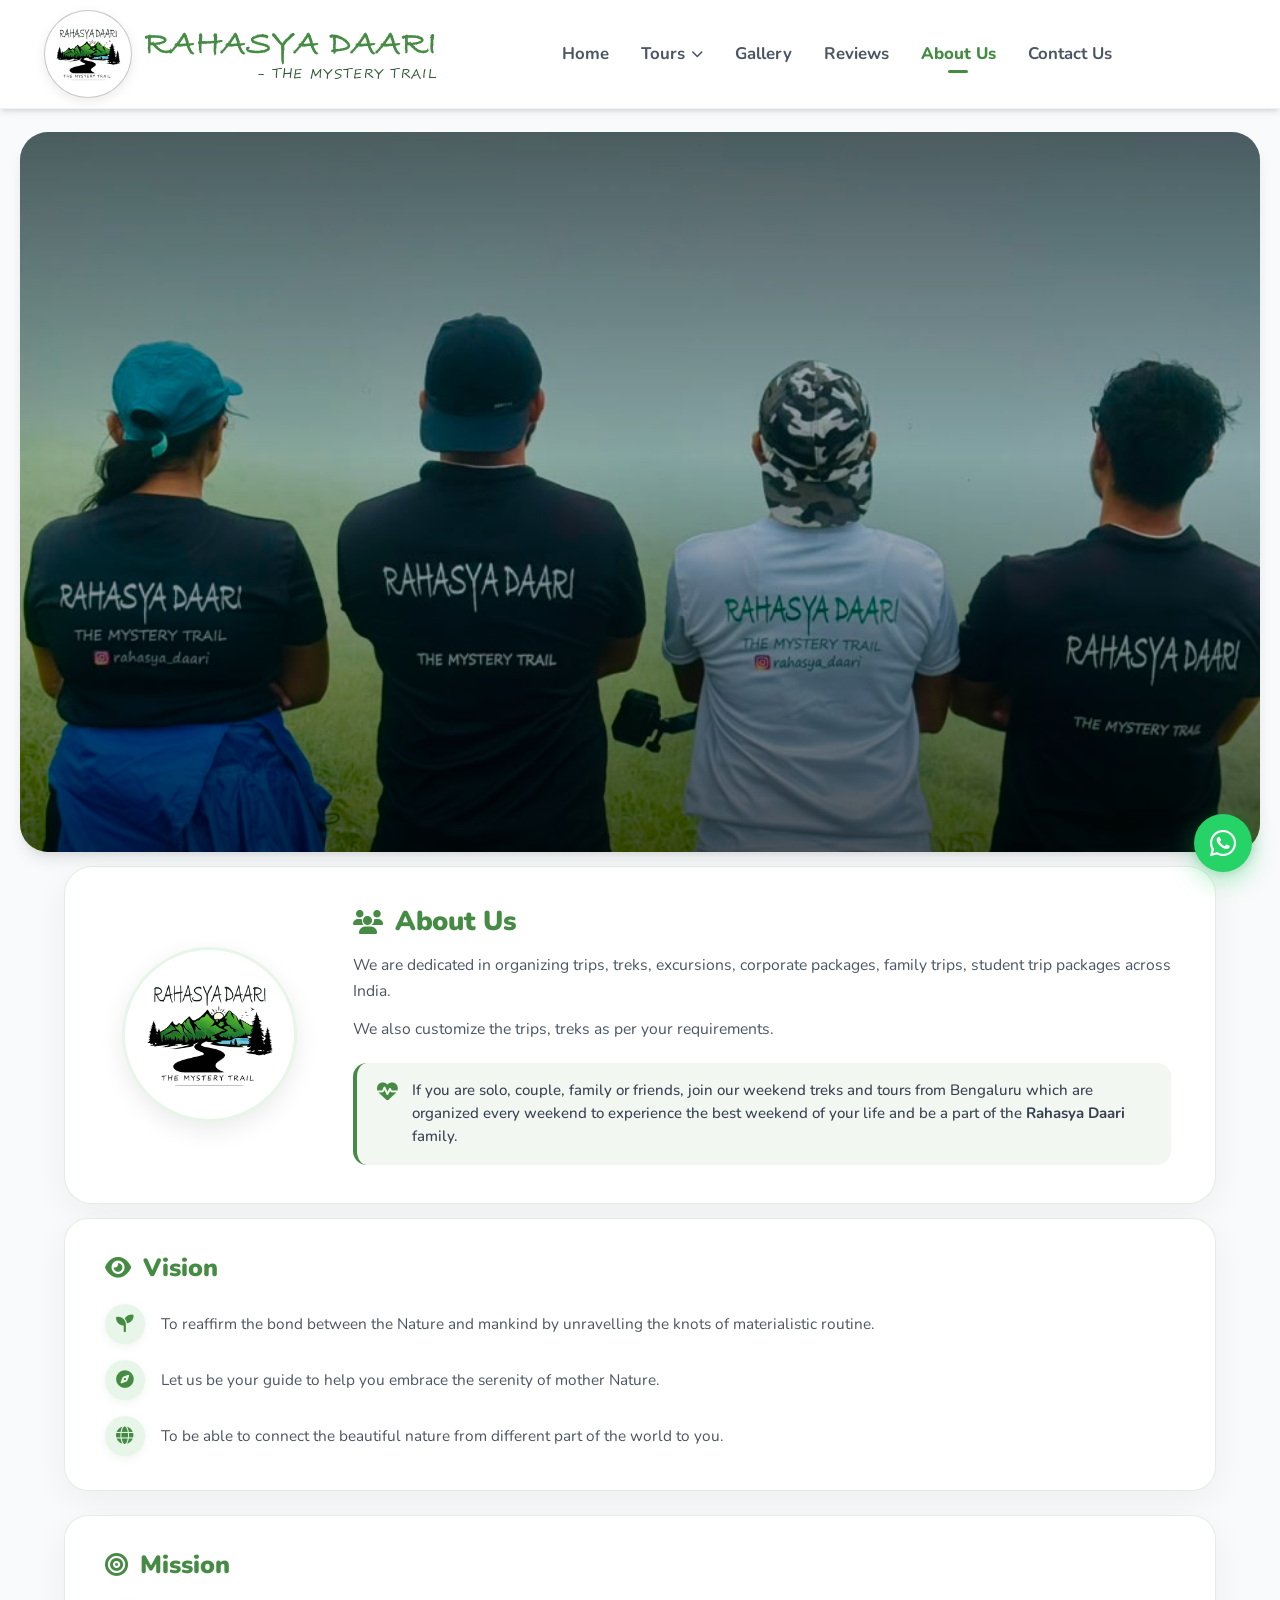
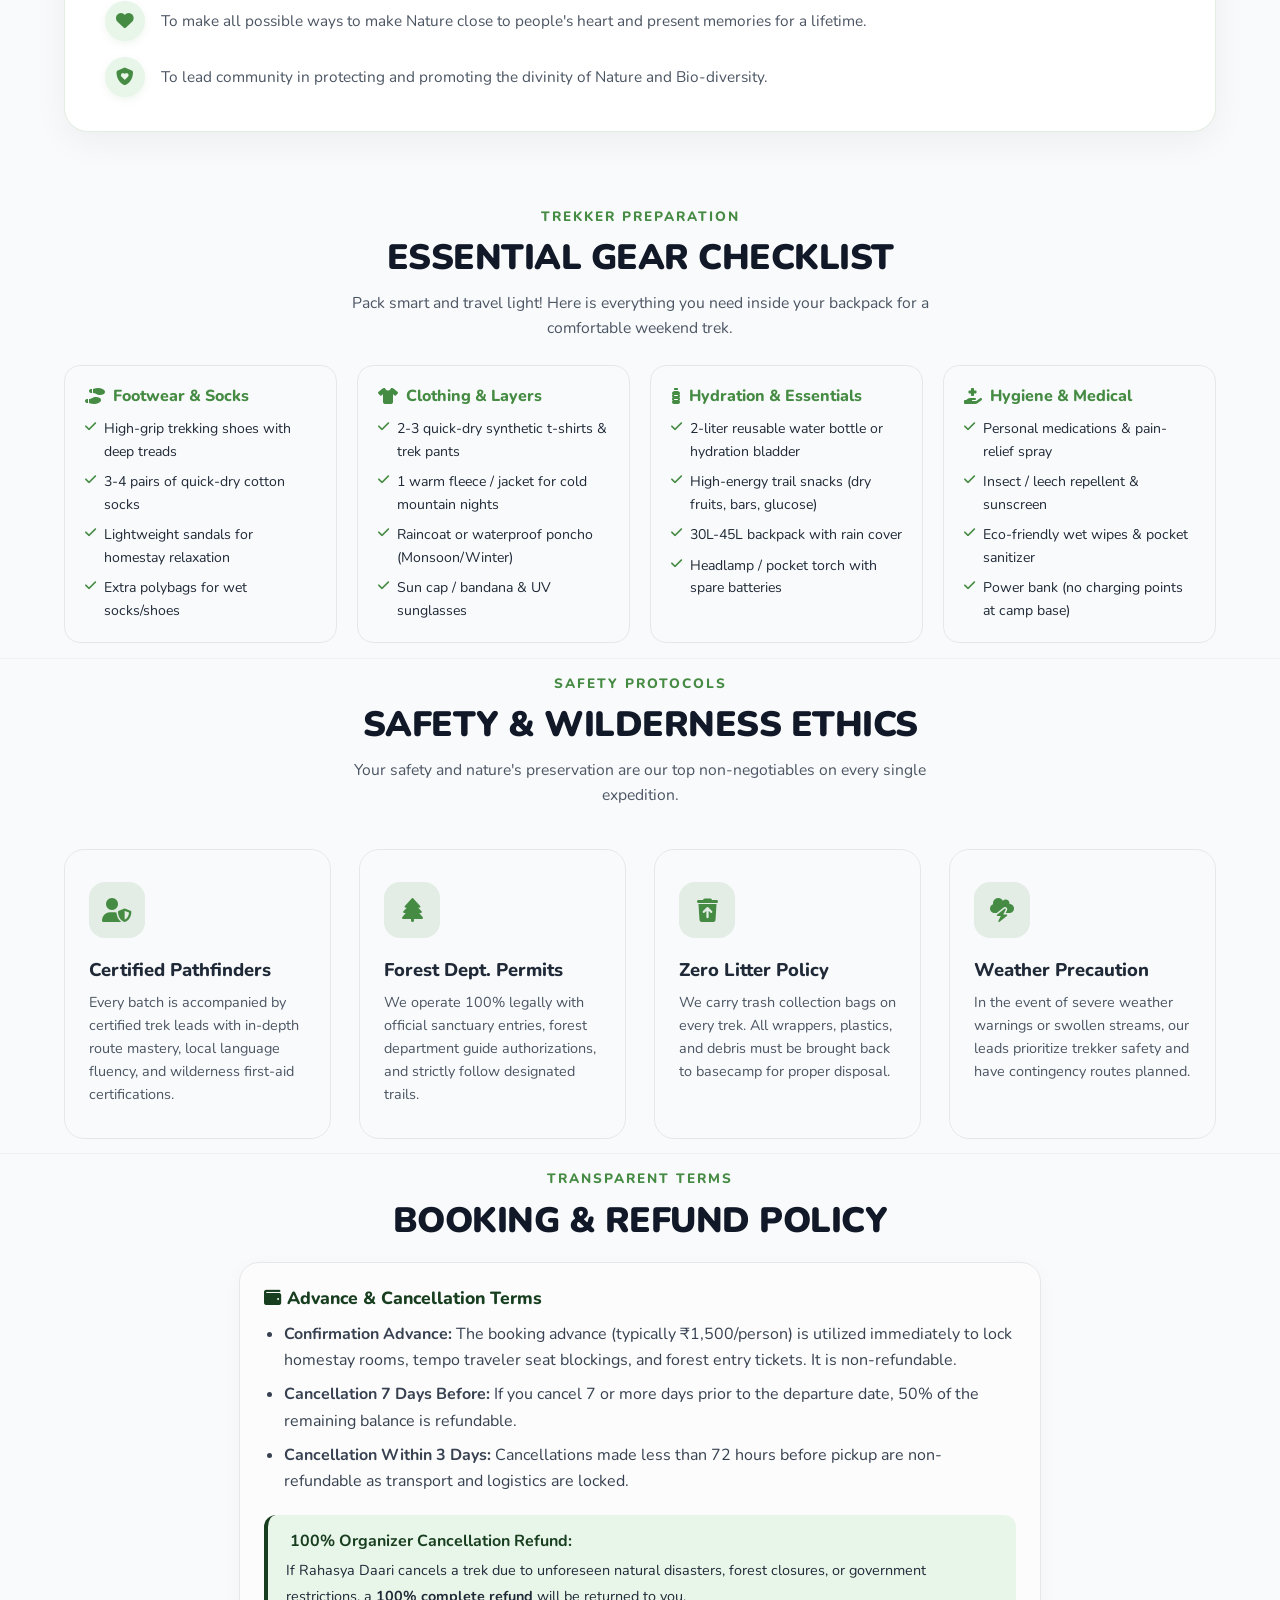
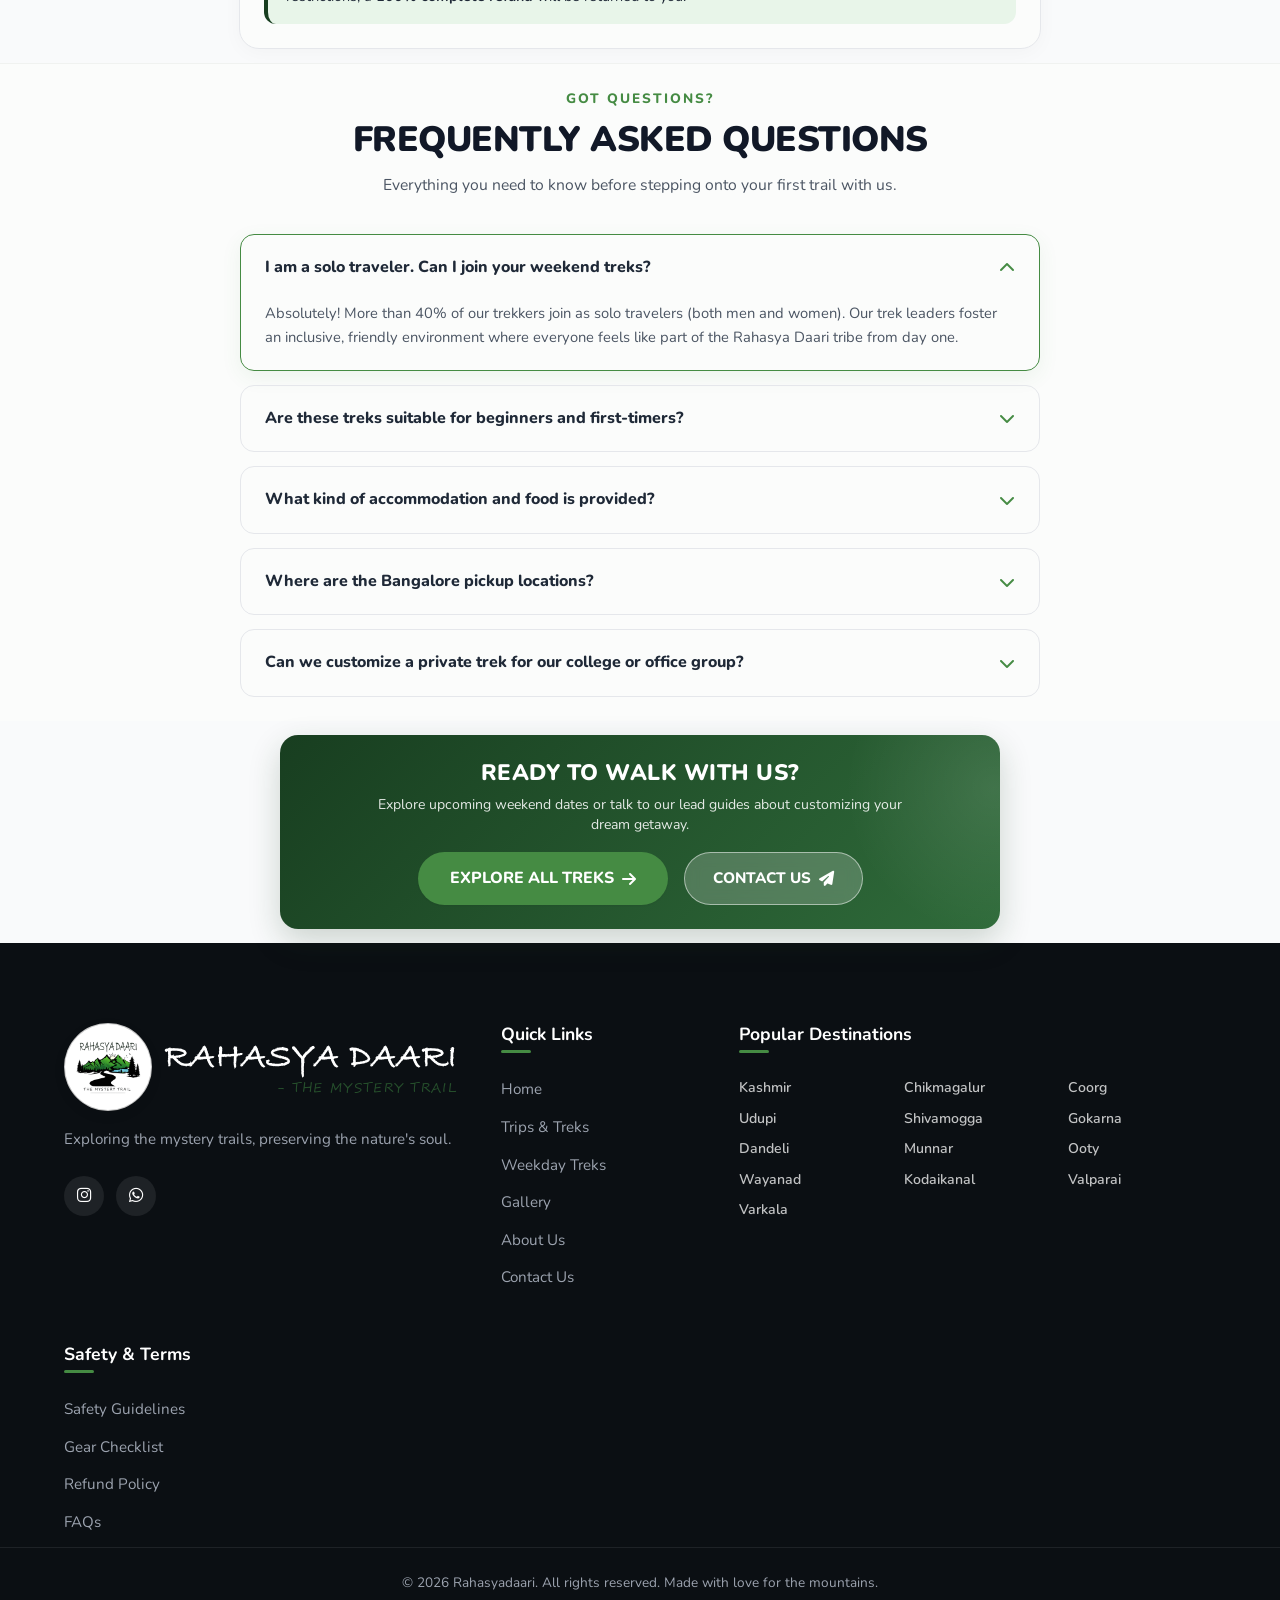
<file: about.html>
<!DOCTYPE html>
<html lang="en">

<head>
    <meta charset="UTF-8">
    <meta name="viewport" content="width=device-width, initial-scale=1.0">
    <title>About Us - Rahasya Daari | Our Philosophy, Vision & Safety</title>
    <meta name="description"
        content="Learn about Rahasya Daari, our mission to reconnect people with nature, certified pathfinders, safety guidelines, essential gear checklist, and FAQs.">
    <!-- Google Fonts: Nunito -->
    <link rel="preconnect" href="https://fonts.googleapis.com">
    <link rel="preconnect" href="https://fonts.gstatic.com" crossorigin>
    <link href="https://fonts.googleapis.com/css2?family=Architects+Daughter&family=Gochi+Hand&family=Kalam:wght@700&family=Patrick+Hand&family=Caveat:wght@700&family=Nunito:wght@300;400;600;700;800;900&display=swap"
        rel="stylesheet">
    <!-- FontAwesome icons -->
    <link rel="stylesheet" href="https://cdnjs.cloudflare.com/ajax/libs/font-awesome/6.4.0/css/all.min.css">
    <!-- Preload custom Bradley Hand font to prevent font flash on refresh -->
    <link rel="preload" href="fonts/BRADHITC.TTF" as="font" type="font/ttf" crossorigin>
    <!-- Custom stylesheet -->
    <link rel="stylesheet" href="styles.css?v=107">
</head>

<body>

    <!-- Header Navigation -->
    <header class="header">
        <div class="header-container">
            <a href="index.html" class="logo-wrapper">
                <img src="images/Branding/logo.png" alt="Rahasya Daari Logo" class="logo-img">
                <div class="logo-brand-block">
                    <span class="logo-text">RAHASYA DAARI</span>
                    <span class="logo-tagline">- The Mystery Trail</span>
                </div>
            </a>

            <nav class="nav-menu" id="navMenu">
                <a href="index.html" class="nav-link">Home</a>
                <div class="nav-dropdown" id="tripsDropdown">
                    <a href="trips.html" class="nav-link dropdown-toggle" id="dropdownToggleBtn">
                        Tours <i class="fa-solid fa-chevron-down dropdown-icon"></i>
                    </a>
                    <div class="dropdown-menu">
                        <a href="trips.html#popular" class="dropdown-item">Top Rated Trips & Treks</a>
                        <a href="trips.html#sightseeing" class="dropdown-item">Weekend Trips</a>
                        <a href="trips.html#trips" class="dropdown-item">Weekend Treks</a>
                        <a href="trips.html#weekday" class="dropdown-item">Weekday Treks</a>
                    </div>
                </div>
                <a href="gallery.html" class="nav-link">Gallery</a>
                <a href="index.html#reviews" class="nav-link">Reviews</a>
                <a href="about.html" class="nav-link active active-page">About Us</a>
                <a href="contact.html" class="nav-link">Contact Us</a>
            </nav>

            <div class="nav-actions">
                <button class="mobile-nav-toggle" id="mobileNavToggle" aria-label="Toggle navigation menu">
                    <i class="fa-solid fa-bars"></i>
                </button>
            </div>
        </div>
    </header>

    <!-- Main Content Container -->
    <main class="main-content">

        <!-- Hero Section (Identical size and card style to Home Hero) -->
        <section class="hero-section">
            <div class="hero-container">
                <div class="hero-bg-slider">
                    <div class="hero-bg-slide active" style="background-image: url('images/Branding/hero2.jpeg');"></div>
                    <div class="hero-bg-slide" style="background-image: url('images/Branding/hero1.jpeg');"></div>
                    <div class="hero-bg-slide" style="background-image: url('images/Branding/hero3.jpeg');"></div>
                    <div class="hero-bg-slide" style="background-image: url('images/Branding/hero4.jpeg');"></div>
                    <div class="hero-bg-slide" style="background-image: url('images/Branding/home5.jpeg');"></div>
                </div>
                <div class="hero-overlay"></div>
            </div>
        </section>

        <!-- About Us Main Card Section -->
        <section class="about-section" style="padding: 24px 0 24px; margin-top: 0; background: transparent;">
            <div class="container">
                <div class="about-hero-card">
                    <!-- Left Logo Badge -->
                    <div class="about-logo-col">
                        <div class="about-circular-logo-wrap">
                            <img src="images/Branding/logo.png" alt="Rahasya Daari Logo" class="about-circular-logo-img" onerror="this.style.display='none'; this.nextElementSibling.style.display='flex';">
                            <div class="about-circular-logo-fallback" style="display: none;">RD</div>
                        </div>
                    </div>

                    <!-- Right Text Content -->
                    <div class="about-text-col">
                        <div class="about-card-heading">
                            <i class="fa-solid fa-users"></i>
                            <h2>About Us</h2>
                        </div>
                        <p class="about-card-desc">
                            We are dedicated in organizing trips, treks, excursions, corporate packages, family trips, student trip packages across India.
                        </p>
                        <p class="about-card-desc">
                            We also customize the trips, treks as per your requirements.
                        </p>
                        
                        <!-- Highlight Callout Box -->
                        <div class="about-callout-box">
                            <i class="fa-solid fa-heart-pulse about-callout-icon"></i>
                            <p class="about-callout-text">
                                If you are solo, couple, family or friends, join our weekend treks and tours from Bengaluru which are organized every weekend to experience the best weekend of your life and be a part of the <strong>Rahasya Daari</strong> family.
                            </p>
                        </div>
                    </div>
                </div>
            </div>
        </section>

        <!-- Vision & Mission Section -->
        <section class="vision-mission-section" style="padding: 0 0 60px; background: transparent;">
            <div class="container" style="display: flex; flex-direction: column; gap: 24px;">
                
                <!-- Vision Card -->
                <div class="vm-card">
                    <div class="vm-header">
                        <i class="fa-solid fa-eye"></i>
                        <h3>Vision</h3>
                    </div>
                    <div class="vm-list">
                        <div class="vm-item">
                            <div class="vm-badge">
                                <i class="fa-solid fa-seedling"></i>
                            </div>
                            <p class="vm-text">To reaffirm the bond between the Nature and mankind by unravelling the knots of materialistic routine.</p>
                        </div>
                        <div class="vm-item">
                            <div class="vm-badge">
                                <i class="fa-solid fa-compass"></i>
                            </div>
                            <p class="vm-text">Let us be your guide to help you embrace the serenity of mother Nature.</p>
                        </div>
                        <div class="vm-item">
                            <div class="vm-badge">
                                <i class="fa-solid fa-globe"></i>
                            </div>
                            <p class="vm-text">To be able to connect the beautiful nature from different part of the world to you.</p>
                        </div>
                    </div>
                </div>

                <!-- Mission Card -->
                <div class="vm-card">
                    <div class="vm-header">
                        <i class="fa-solid fa-bullseye"></i>
                        <h3>Mission</h3>
                    </div>
                    <div class="vm-list">
                        <div class="vm-item">
                            <div class="vm-badge">
                                <i class="fa-solid fa-heart"></i>
                            </div>
                            <p class="vm-text">To make all possible ways to make Nature close to people's heart and present memories for a lifetime.</p>
                        </div>
                        <div class="vm-item">
                            <div class="vm-badge">
                                <i class="fa-solid fa-shield-heart"></i>
                            </div>
                            <p class="vm-text">To lead community in protecting and promoting the divinity of Nature and Bio-diversity.</p>
                        </div>
                    </div>
                </div>

            </div>
        </section>

        <!-- Essential Gear Checklist Section -->
        <section class="filter-section" id="gear" style="background-color: #ffffff;">
            <div class="container">
                <div class="section-heading-clean text-center" style="margin-bottom: 32px;">
                    <span class="sub-tag">Trekker Preparation</span>
                    <h2>ESSENTIAL GEAR CHECKLIST</h2>
                    <p style="max-width: 650px; margin: 0 auto;">Pack smart and travel light! Here is everything you need inside your backpack for a comfortable weekend trek.</p>
                </div>

                <div class="gear-checklist-grid">
                    <div class="gear-card">
                        <h4 class="gear-card-title"><i class="fa-solid fa-shoe-prints"></i> Footwear & Socks</h4>
                        <ul class="gear-list">
                            <li><i class="fa-solid fa-check"></i> High-grip trekking shoes with deep treads</li>
                            <li><i class="fa-solid fa-check"></i> 3-4 pairs of quick-dry cotton socks</li>
                            <li><i class="fa-solid fa-check"></i> Lightweight sandals for homestay relaxation</li>
                            <li><i class="fa-solid fa-check"></i> Extra polybags for wet socks/shoes</li>
                        </ul>
                    </div>

                    <div class="gear-card">
                        <h4 class="gear-card-title"><i class="fa-solid fa-shirt"></i> Clothing & Layers</h4>
                        <ul class="gear-list">
                            <li><i class="fa-solid fa-check"></i> 2-3 quick-dry synthetic t-shirts & trek pants</li>
                            <li><i class="fa-solid fa-check"></i> 1 warm fleece / jacket for cold mountain nights</li>
                            <li><i class="fa-solid fa-check"></i> Raincoat or waterproof poncho (Monsoon/Winter)</li>
                            <li><i class="fa-solid fa-check"></i> Sun cap / bandana & UV sunglasses</li>
                        </ul>
                    </div>

                    <div class="gear-card">
                        <h4 class="gear-card-title"><i class="fa-solid fa-bottle-water"></i> Hydration & Essentials</h4>
                        <ul class="gear-list">
                            <li><i class="fa-solid fa-check"></i> 2-liter reusable water bottle or hydration bladder</li>
                            <li><i class="fa-solid fa-check"></i> High-energy trail snacks (dry fruits, bars, glucose)</li>
                            <li><i class="fa-solid fa-check"></i> 30L-45L backpack with rain cover</li>
                            <li><i class="fa-solid fa-check"></i> Headlamp / pocket torch with spare batteries</li>
                        </ul>
                    </div>

                    <div class="gear-card">
                        <h4 class="gear-card-title"><i class="fa-solid fa-hand-holding-medical"></i> Hygiene & Medical</h4>
                        <ul class="gear-list">
                            <li><i class="fa-solid fa-check"></i> Personal medications & pain-relief spray</li>
                            <li><i class="fa-solid fa-check"></i> Insect / leech repellent & sunscreen</li>
                            <li><i class="fa-solid fa-check"></i> Eco-friendly wet wipes & pocket sanitizer</li>
                            <li><i class="fa-solid fa-check"></i> Power bank (no charging points at camp base)</li>
                        </ul>
                    </div>
                </div>
            </div>
        </section>

        <!-- Safety Guidelines & Eco-Ethics Section -->
        <section class="about-section" id="safety" style="background: #fbfcfb; border-top: 1px solid #f0f2f0;">
            <div class="container">
                <div class="section-heading-clean text-center" style="margin-bottom: 36px;">
                    <span class="sub-tag">Safety Protocols</span>
                    <h2>SAFETY & WILDERNESS ETHICS</h2>
                    <p style="max-width: 600px; margin: 0 auto;">Your safety and nature's preservation are our top non-negotiables on every single expedition.</p>
                </div>

                <div class="features-grid">
                    <div class="feature-box">
                        <div class="feature-icon-wrapper"><i class="fa-solid fa-user-shield"></i></div>
                        <h3 class="feature-title">Certified Pathfinders</h3>
                        <p class="feature-desc">Every batch is accompanied by certified trek leads with in-depth route mastery, local language fluency, and wilderness first-aid certifications.</p>
                    </div>

                    <div class="feature-box">
                        <div class="feature-icon-wrapper"><i class="fa-solid fa-tree"></i></div>
                        <h3 class="feature-title">Forest Dept. Permits</h3>
                        <p class="feature-desc">We operate 100% legally with official sanctuary entries, forest department guide authorizations, and strictly follow designated trails.</p>
                    </div>

                    <div class="feature-box">
                        <div class="feature-icon-wrapper"><i class="fa-solid fa-trash-arrow-up"></i></div>
                        <h3 class="feature-title">Zero Litter Policy</h3>
                        <p class="feature-desc">We carry trash collection bags on every trek. All wrappers, plastics, and debris must be brought back to basecamp for proper disposal.</p>
                    </div>

                    <div class="feature-box">
                        <div class="feature-icon-wrapper"><i class="fa-solid fa-cloud-bolt"></i></div>
                        <h3 class="feature-title">Weather Precaution</h3>
                        <p class="feature-desc">In the event of severe weather warnings or swollen streams, our leads prioritize trekker safety and have contingency routes planned.</p>
                    </div>
                </div>
            </div>
        </section>

        <!-- Refund Policy Summary -->
        <section class="filter-section" id="refund" style="background-color: #ffffff; border-top: 1px solid #f0f2f0;">
            <div class="container" style="max-width: 850px;">
                <div class="section-heading-clean text-center" style="margin-bottom: 28px;">
                    <span class="sub-tag">Transparent Terms</span>
                    <h2>BOOKING & REFUND POLICY</h2>
                </div>

                <div style="background: #fbfcfb; border: 1px solid #e5e7eb; border-radius: 20px; padding: 24px; box-shadow: 0 4px 20px rgba(0,0,0,0.03);">
                    <h4 style="color: #183e20; font-size: 1.1rem; margin-bottom: 12px; font-weight: 800;"><i class="fa-solid fa-wallet"></i> Advance & Cancellation Terms</h4>
                    <ul style="padding-left: 20px; line-height: 1.65; color: #374151; margin-bottom: 20px;">
                        <li style="margin-bottom: 8px;"><strong>Confirmation Advance:</strong> The booking advance (typically ₹1,500/person) is utilized immediately to lock homestay rooms, tempo traveler seat blockings, and forest entry tickets. It is non-refundable.</li>
                        <li style="margin-bottom: 8px;"><strong>Cancellation 7 Days Before:</strong> If you cancel 7 or more days prior to the departure date, 50% of the remaining balance is refundable.</li>
                        <li style="margin-bottom: 8px;"><strong>Cancellation Within 3 Days:</strong> Cancellations made less than 72 hours before pickup are non-refundable as transport and logistics are locked.</li>
                    </ul>

                    <div style="background: #e8f5e9; border-left: 4px solid #183e20; padding: 14px 18px; border-radius: 12px;">
                        <strong style="color: #183e20; display: block; margin-bottom: 4px;"><i class="fa-solid fa-shield-check"></i> 100% Organizer Cancellation Refund:</strong>
                        <span style="font-size: 0.9rem; color: #1f2937;">If Rahasya Daari cancels a trek due to unforeseen natural disasters, forest closures, or government restrictions, a <strong>100% complete refund</strong> will be returned to you.</span>
                    </div>
                </div>
            </div>
        </section>

        <!-- Interactive FAQ Accordion -->
        <section class="faq-section" id="faq" style="background: #fbfcfb; border-top: 1px solid #f0f2f0;">
            <div class="container">
                <div class="section-heading-clean text-center" style="margin-bottom: 32px;">
                    <span class="sub-tag">Got Questions?</span>
                    <h2>FREQUENTLY ASKED QUESTIONS</h2>
                    <p style="max-width: 650px; margin: 0 auto;">Everything you need to know before stepping onto your first trail with us.</p>
                </div>

                <div class="faq-accordion">
                    <div class="faq-item active">
                        <div class="faq-question" onclick="toggleFaq(this)">
                            <span>I am a solo traveler. Can I join your weekend treks?</span>
                            <i class="fa-solid fa-chevron-down"></i>
                        </div>
                        <div class="faq-answer">
                            Absolutely! More than 40% of our trekkers join as solo travelers (both men and women). Our trek leaders foster an inclusive, friendly environment where everyone feels like part of the Rahasya Daari tribe from day one.
                        </div>
                    </div>

                    <div class="faq-item">
                        <div class="faq-question" onclick="toggleFaq(this)">
                            <span>Are these treks suitable for beginners and first-timers?</span>
                            <i class="fa-solid fa-chevron-down"></i>
                        </div>
                        <div class="faq-answer">
                            Yes! Trails like Kurinjal, Etthina Bhuja, and Belthangadi are very beginner-friendly. Moderately challenging treks like Netravathi, Bandaje Falls, and Kudremukha are also comfortably doable for first-timers with average fitness.
                        </div>
                    </div>

                    <div class="faq-item">
                        <div class="faq-question" onclick="toggleFaq(this)">
                            <span>What kind of accommodation and food is provided?</span>
                            <i class="fa-solid fa-chevron-down"></i>
                        </div>
                        <div class="faq-answer">
                            We provide cozy, clean local homestays or comfortable camping tents (on a sharing basis) nestled amidst coffee/tea estates. Freshly cooked, authentic local Malnad/South Indian vegetarian and non-vegetarian meals are served.
                        </div>
                    </div>

                    <div class="faq-item">
                        <div class="faq-question" onclick="toggleFaq(this)">
                            <span>Where are the Bangalore pickup locations?</span>
                            <i class="fa-solid fa-chevron-down"></i>
                        </div>
                        <div class="faq-answer">
                            Standard Bangalore pickup points include Shantala Silk (Majestic), Navarang (Opp. Sagar Hotel), Yashwanthpur Govardhana Theater, and KLE Dental College Goraguntepalya. Exact timings and driver contact are shared in the WhatsApp batch group 24 hours prior to departure.
                        </div>
                    </div>

                    <div class="faq-item">
                        <div class="faq-question" onclick="toggleFaq(this)">
                            <span>Can we customize a private trek for our college or office group?</span>
                            <i class="fa-solid fa-chevron-down"></i>
                        </div>
                        <div class="faq-answer">
                            Yes! We organize dedicated custom private trips, college batches, and corporate team-building retreats on any weekday or weekend with custom pickups, menus, and itineraries. Contact us to plan a tailored package!
                        </div>
                    </div>
                </div>
            </div>
        </section>

        <!-- CTA Banner -->
        <section class="cta-banner-section">
            <div class="container">
                <div class="cta-banner-card">
                    <h2 class="cta-banner-title">READY TO WALK WITH US?</h2>
                    <p class="cta-banner-desc">Explore upcoming weekend dates or talk to our lead guides about customizing your dream getaway.</p>
                    <div style="display: flex; gap: 16px; justify-content: center; flex-wrap: wrap;">
                        <a href="trips.html" class="btn btn-primary" style="padding: 14px 32px; font-size: 1rem; border-radius: 50px;">
                            EXPLORE ALL TREKS <i class="fa-solid fa-arrow-right"></i>
                        </a>
                        <a href="contact.html" class="btn btn-hero-secondary" style="border-radius: 50px;">
                            CONTACT US <i class="fa-solid fa-paper-plane"></i>
                        </a>
                    </div>
                </div>
            </div>
        </section>

    </main>

    <!-- Footer -->
    <footer class="footer">
        <div class="container footer-grid">
            <div class="footer-brand">
                <a href="index.html" class="logo-wrapper">
                    <img src="images/Branding/logo.png" alt="Rahasya Daari Logo" class="logo-img">
                    <div class="logo-brand-block">
                        <span class="logo-text">RAHASYA DAARI</span>
                        <span class="logo-tagline">- The Mystery Trail</span>
                    </div>
                </a>
                <p class="footer-tagline">Exploring the mystery trails, preserving the nature's soul.</p>
                <div class="social-links">
                    <a href="https://www.instagram.com/rahasya_daari" target="_blank"
                        rel="noopener noreferrer" aria-label="Instagram" class="social-insta" title="Instagram @rahasya_daari"><i class="fa-brands fa-instagram"></i></a>
                    <a href="https://wa.me/919632961606" target="_blank" rel="noopener noreferrer"
                        aria-label="WhatsApp" class="social-whatsapp" title="WhatsApp Us"><i class="fa-brands fa-whatsapp"></i></a>
                </div>
            </div>

            <div class="footer-col">
                <h4 class="footer-title">Quick Links</h4>
                <ul class="footer-links">
                    <li><a href="index.html">Home</a></li>
                    <li><a href="trips.html">Trips & Treks</a></li>
                    <li><a href="weekday.html">Weekday Treks</a></li>
                    <li><a href="gallery.html">Gallery</a></li>
                    <li><a href="about.html">About Us</a></li>
                    <li><a href="contact.html">Contact Us</a></li>
                </ul>
            </div>

            <div class="footer-col footer-destinations-col">
                <h4 class="footer-title">Popular Destinations</h4>
                <div class="destinations-grid">
                    <span>Kashmir</span>
                    <span>Chikmagalur</span>
                    <span>Coorg</span>
                    <span>Udupi</span>
                    <span>Shivamogga</span>
                    <span>Gokarna</span>
                    <span>Dandeli</span>
                    <span>Munnar</span>
                    <span>Ooty</span>
                    <span>Wayanad</span>
                    <span>Kodaikanal</span>
                    <span>Valparai</span>
                    <span>Varkala</span>
                </div>
            </div>

            <div class="footer-col">
                <h4 class="footer-title">Safety & Terms</h4>
                <ul class="footer-links">
                    <li><a href="#safety">Safety Guidelines</a></li>
                    <li><a href="#gear">Gear Checklist</a></li>
                    <li><a href="#refund">Refund Policy</a></li>
                    <li><a href="#faq">FAQs</a></li>
                </ul>
            </div>
        </div>

        <div class="footer-bottom">
            <p>&copy; 2026 Rahasyadaari. All rights reserved. Made with love for the mountains.</p>
        </div>
    </footer>

    <!-- Floating Quick Inquiry Button -->
    <button class="floating-inquiry-btn" id="floatingInquiryBtn" onclick="openModal('quickInquiryModal')">
        <i class="fa-solid fa-circle-question"></i> <span>Enquire Now</span>
    </button>

    <!-- Quick Inquiry Modal -->
    <div class="modal" id="quickInquiryModal">
        <div class="modal-overlay" onclick="closeModal('quickInquiryModal')"></div>
        <div class="modal-content modal-md">
            <button class="modal-close" onclick="closeModal('quickInquiryModal')"><i
                    class="fa-solid fa-xmark"></i></button>

            <div class="wizard-header"
                style="padding: 24px; border-bottom: 1px solid var(--border-color); text-align: left;">
                <h3 style="margin: 0; color: var(--primary-green); display: flex; align-items: center; gap: 10px;">
                    <i class="fa-solid fa-circle-question"></i> Quick Inquiry
                </h3>
            </div>

            <div class="wizard-body" style="padding: 24px;">
                <form class="contact-form" id="quickInquiryForm" onsubmit="handleQuickInquirySubmit(event)">
                    <div class="form-group">
                        <label for="inquiryName">Your Name</label>
                        <input type="text" id="inquiryName" placeholder="Enter your full name" required>
                    </div>
                    <div class="form-group">
                        <label for="inquiryEmail">Email Address</label>
                        <input type="email" id="inquiryEmail" placeholder="Enter your email" required>
                    </div>
                    <div class="form-group">
                        <label for="inquiryMessage">Your Message</label>
                        <textarea id="inquiryMessage" rows="4"
                            placeholder="Ask us anything about our treks, customization, or private group packages..."
                            required></textarea>
                    </div>
                    <button type="submit" class="btn btn-primary btn-block" style="margin-top: 10px;">
                        SEND INQUIRY <i class="fa-solid fa-paper-plane"></i>
                    </button>
                </form>
            </div>
        </div>
    </div>

    <!-- Floating Quick WhatsApp Action Button -->
    <a href="https://wa.me/919632961606?text=Hi%20Rahasya%20Daari%20Team!%20I'm%20planning%20an%20upcoming%20trek%20expedition." target="_blank" rel="noopener noreferrer" class="whatsapp-floating-btn" aria-label="Chat on WhatsApp" title="Chat with a Pathfinder on WhatsApp">
        <i class="fa-brands fa-whatsapp"></i>
        <span class="whatsapp-floating-tooltip">Chat with Pathfinder</span>
    </a>

    <!-- Image Constants, Trips Data & Main Script -->
    <script src="images.js?v=82"></script>
    <script src="trips-data.js?v=82"></script>
    <script src="script.js?v=83"></script>
</body>

</html>
</file>
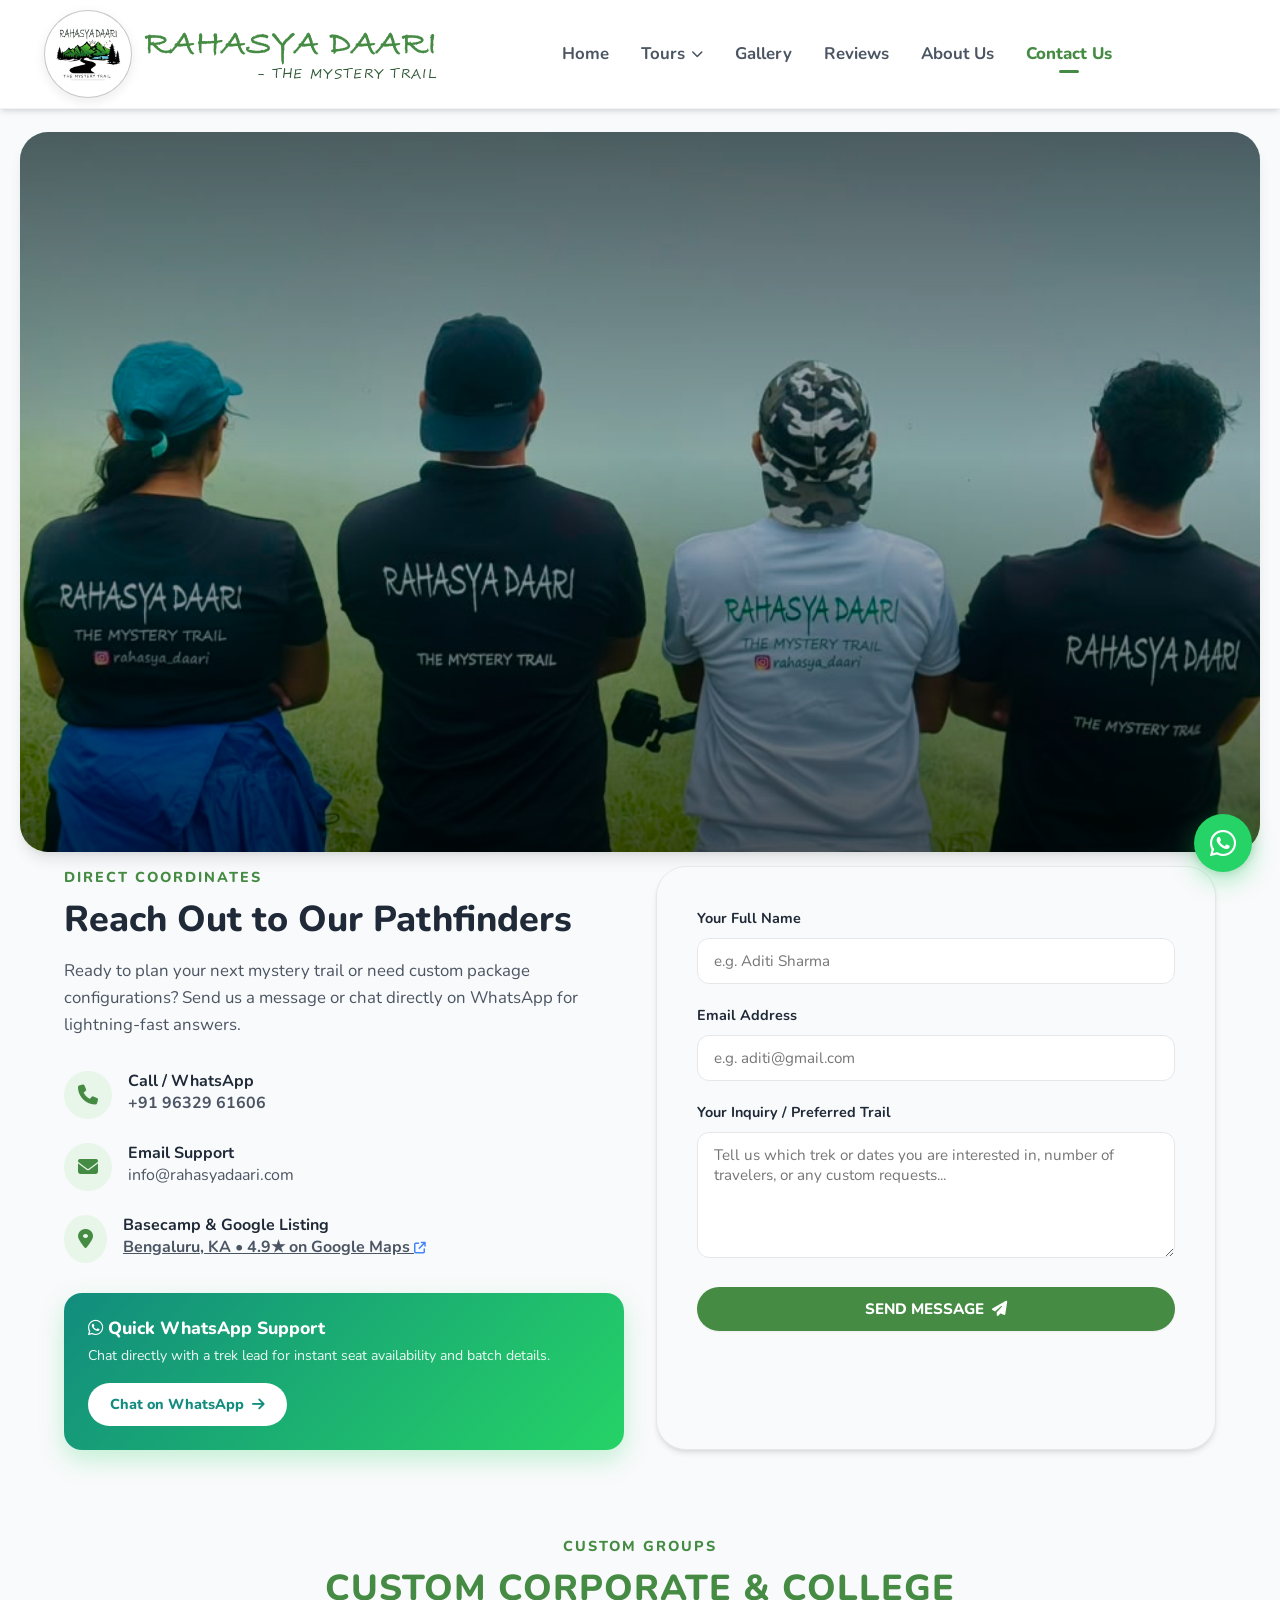
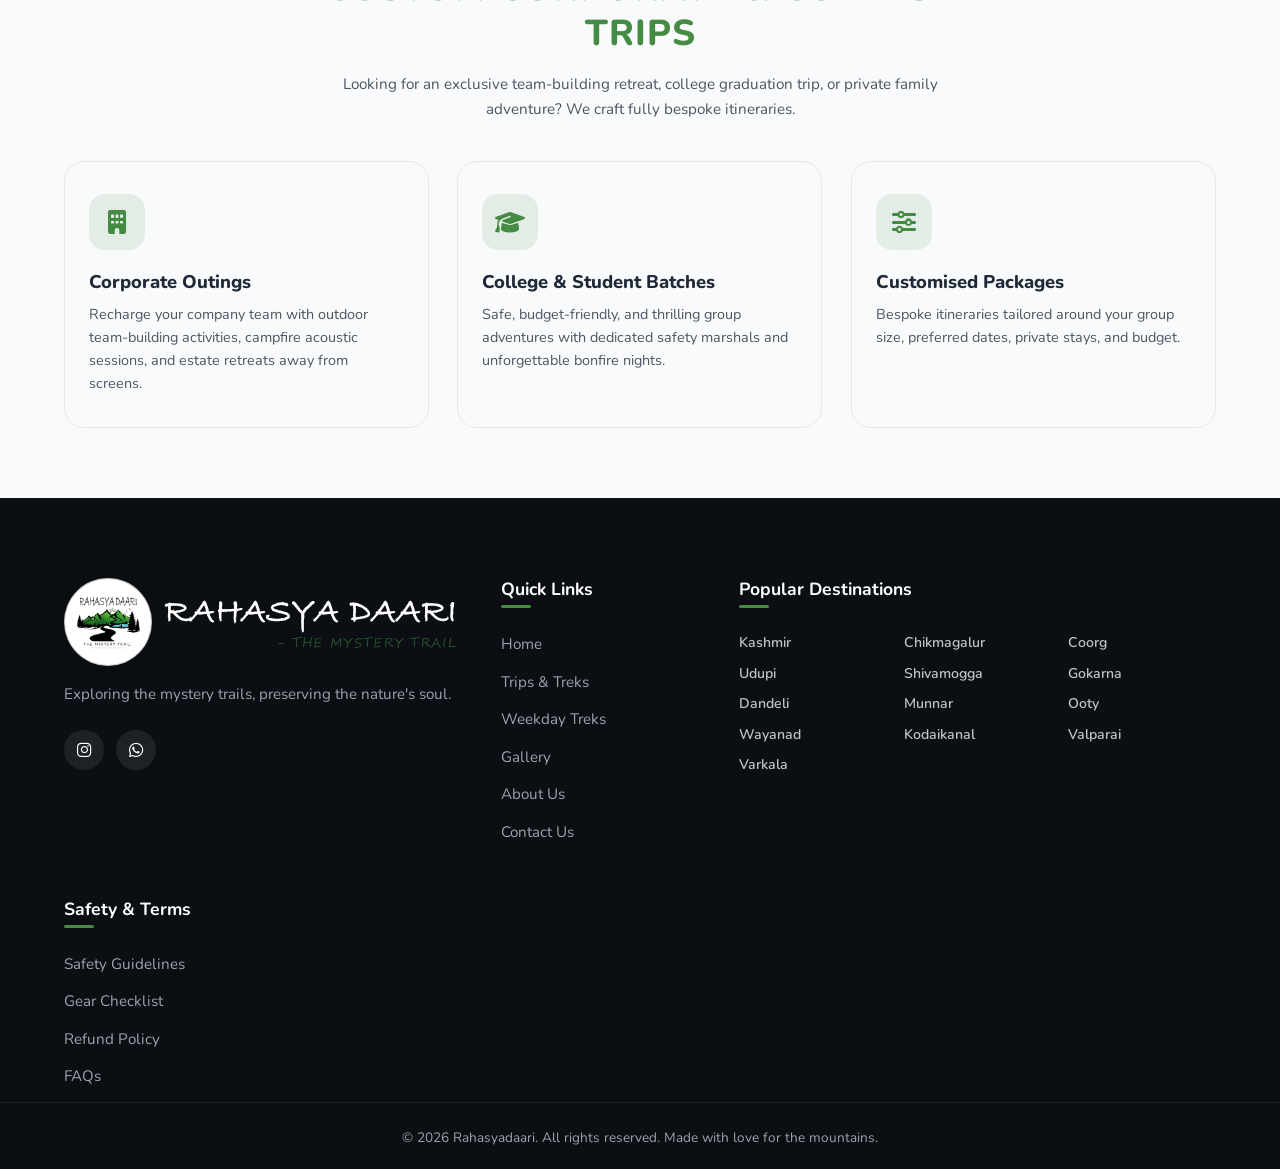
<file: contact.html>
<!DOCTYPE html>
<html lang="en">

<head>
    <meta charset="UTF-8">
    <meta name="viewport" content="width=device-width, initial-scale=1.0">
    <title>Contact Us - Rahasya Daari | Plan Your Adventure</title>
    <meta name="description"
        content="Get in touch with Rahasya Daari pathfinders. Call or WhatsApp +91 96329 61606 for weekend trek inquiries, custom corporate tour packages, or family getaways.">
    <!-- Google Fonts: Nunito -->
    <link rel="preconnect" href="https://fonts.googleapis.com">
    <link rel="preconnect" href="https://fonts.gstatic.com" crossorigin>
    <link href="https://fonts.googleapis.com/css2?family=Architects+Daughter&family=Gochi+Hand&family=Kalam:wght@700&family=Patrick+Hand&family=Caveat:wght@700&family=Nunito:wght@300;400;600;700;800;900&display=swap"
        rel="stylesheet">
    <!-- FontAwesome icons -->
    <link rel="stylesheet" href="https://cdnjs.cloudflare.com/ajax/libs/font-awesome/6.4.0/css/all.min.css">
    <!-- Preload custom Bradley Hand font to prevent font flash on refresh -->
    <link rel="preload" href="fonts/BRADHITC.TTF" as="font" type="font/ttf" crossorigin>
    <!-- Custom stylesheet -->
    <link rel="stylesheet" href="styles.css?v=107">
</head>

<body>

    <!-- Header Navigation -->
    <header class="header">
        <div class="header-container">
            <a href="index.html" class="logo-wrapper">
                <img src="images/Branding/logo.png" alt="Rahasya Daari Logo" class="logo-img">
                <div class="logo-brand-block">
                    <span class="logo-text">RAHASYA DAARI</span>
                    <span class="logo-tagline">- The Mystery Trail</span>
                </div>
            </a>

            <nav class="nav-menu" id="navMenu">
                <a href="index.html" class="nav-link">Home</a>
                <div class="nav-dropdown" id="tripsDropdown">
                    <a href="trips.html" class="nav-link dropdown-toggle" id="dropdownToggleBtn">
                        Tours <i class="fa-solid fa-chevron-down dropdown-icon"></i>
                    </a>
                    <div class="dropdown-menu">
                        <a href="trips.html#popular" class="dropdown-item">Top Rated Trips & Treks</a>
                        <a href="trips.html#sightseeing" class="dropdown-item">Weekend Trips</a>
                        <a href="trips.html#trips" class="dropdown-item">Weekend Treks</a>
                        <a href="trips.html#weekday" class="dropdown-item">Weekday Treks</a>
                    </div>
                </div>
                <a href="gallery.html" class="nav-link">Gallery</a>
                <a href="index.html#reviews" class="nav-link">Reviews</a>
                <a href="about.html" class="nav-link">About Us</a>
                <a href="contact.html" class="nav-link active active-page">Contact Us</a>
            </nav>

            <div class="nav-actions">
                <button class="mobile-nav-toggle" id="mobileNavToggle" aria-label="Toggle navigation menu">
                    <i class="fa-solid fa-bars"></i>
                </button>
            </div>
        </div>
    </header>

    <!-- Main Content Container -->
    <main class="main-content">

        <!-- Hero Section (Identical size and card style to Home Hero) -->
        <section class="hero-section">
            <div class="hero-container">
                <div class="hero-bg-slider">
                    <div class="hero-bg-slide active" style="background-image: url('images/Branding/hero2.jpeg');"></div>
                    <div class="hero-bg-slide" style="background-image: url('images/Branding/hero1.jpeg');"></div>
                    <div class="hero-bg-slide" style="background-image: url('images/Branding/hero3.jpeg');"></div>
                    <div class="hero-bg-slide" style="background-image: url('images/Branding/hero4.jpeg');"></div>
                    <div class="hero-bg-slide" style="background-image: url('images/Branding/home5.jpeg');"></div>
                </div>
                <div class="hero-overlay"></div>
            </div>
        </section>

        <!-- Contact Form & Coordinates Section -->
        <section class="contact-section">
            <div class="container grid grid-2-col">
                <div class="contact-info-panel">
                    <span class="section-tag">Direct Coordinates</span>
                    <h2 class="section-title">Reach Out to Our Pathfinders</h2>
                    <p class="contact-desc">Ready to plan your next mystery trail or need custom package configurations? Send us a message or chat directly on WhatsApp for lightning-fast answers.
                    </p>

                    <div class="contact-details">
                        <div class="contact-detail-item">
                            <i class="fa-solid fa-phone contact-icon"></i>
                            <div>
                                <h5>Call / WhatsApp</h5>
                                <p><a href="https://wa.me/919632961606" target="_blank" rel="noopener noreferrer"
                                        style="color: inherit; text-decoration: none; font-weight: 700;">+91 96329 61606</a></p>
                            </div>
                        </div>
                        <div class="contact-detail-item">
                            <i class="fa-solid fa-envelope contact-icon"></i>
                            <div>
                                <h5>Email Support</h5>
                                <p>info@rahasyadaari.com</p>
                            </div>
                        </div>
                        <div class="contact-detail-item">
                            <i class="fa-solid fa-location-dot contact-icon"></i>
                            <div>
                                <h5>Basecamp & Google Listing</h5>
                                <p><a href="https://share.google/bbgCWOk5W1FMGlcRw" target="_blank" rel="noopener noreferrer" style="color: inherit; text-decoration: underline; font-weight: 700;">Bengaluru, KA • 4.9★ on Google Maps <i class="fa-solid fa-arrow-up-right-from-square" style="font-size: 0.75rem; color: #4285F4;"></i></a></p>
                            </div>
                        </div>
                    </div>

                    <!-- Direct WhatsApp Card -->
                    <div style="margin-top: 30px; background: linear-gradient(135deg, #128C7E 0%, #25D366 100%); padding: 24px; border-radius: 18px; color: #ffffff; box-shadow: 0 10px 25px rgba(37, 211, 102, 0.25);">
                        <h4 style="margin-bottom: 6px; font-size: 1.1rem; font-weight: 800;"><i class="fa-brands fa-whatsapp"></i> Quick WhatsApp Support</h4>
                        <p style="font-size: 0.88rem; opacity: 0.92; margin-bottom: 16px;">Chat directly with a trek lead for instant seat availability and batch details.</p>
                        <a href="https://wa.me/919632961606" target="_blank" rel="noopener noreferrer" class="btn" style="background: #ffffff; color: #128C7E; font-weight: 800; padding: 10px 22px; border-radius: 50px; font-size: 0.9rem; text-decoration: none; display: inline-flex; align-items: center; gap: 8px;">
                            Chat on WhatsApp <i class="fa-solid fa-arrow-right"></i>
                        </a>
                    </div>
                </div>

                <div class="contact-form-panel">
                    <form class="contact-form" id="contactForm" onsubmit="handleContactSubmit(event)">
                        <div class="form-group">
                            <label for="contactName">Your Full Name</label>
                            <input type="text" id="contactName" placeholder="e.g. Aditi Sharma" required>
                        </div>
                        <div class="form-group">
                            <label for="contactEmail">Email Address</label>
                            <input type="email" id="contactEmail" placeholder="e.g. aditi@gmail.com" required>
                        </div>
                        <div class="form-group">
                            <label for="contactMessage">Your Inquiry / Preferred Trail</label>
                            <textarea id="contactMessage" rows="5"
                                placeholder="Tell us which trek or dates you are interested in, number of travelers, or any custom requests..."
                                required></textarea>
                        </div>
                        <button type="submit" class="btn btn-primary btn-block">SEND MESSAGE <i
                                class="fa-solid fa-paper-plane"></i></button>
                    </form>
                    <div class="success-message" id="contactSuccess">
                        <i class="fa-solid fa-circle-check success-icon"></i>
                        <h4>Message Sent Successfully!</h4>
                        <p>Thank you for reaching out. A pathfinder will contact you shortly.</p>
                    </div>
                </div>
            </div>
        </section>

        <!-- Custom Corporate & College Tours Section -->
        <section class="features-section" style="background: var(--light-neutral); padding: 70px 0;">
            <div class="container">
                <div class="section-header text-center">
                    <span class="section-tag">Custom Groups</span>
                    <h2 class="section-title brand-section-title">CUSTOM CORPORATE & COLLEGE TRIPS</h2>
                    <p style="max-width: 650px; margin: 0 auto; color: var(--text-secondary); font-size: 0.95rem;">Looking for an exclusive team-building retreat, college graduation trip, or private family adventure? We craft fully bespoke itineraries.</p>
                </div>

                <div class="features-grid">
                    <div class="feature-box">
                        <div class="feature-icon-wrapper"><i class="fa-solid fa-building"></i></div>
                        <h3 class="feature-title">Corporate Outings</h3>
                        <p class="feature-desc">Recharge your company team with outdoor team-building activities, campfire acoustic sessions, and estate retreats away from screens.</p>
                    </div>

                    <div class="feature-box">
                        <div class="feature-icon-wrapper"><i class="fa-solid fa-graduation-cap"></i></div>
                        <h3 class="feature-title">College & Student Batches</h3>
                        <p class="feature-desc">Safe, budget-friendly, and thrilling group adventures with dedicated safety marshals and unforgettable bonfire nights.</p>
                    </div>

                    <div class="feature-box">
                        <div class="feature-icon-wrapper"><i class="fa-solid fa-sliders"></i></div>
                        <h3 class="feature-title">Customised Packages</h3>
                        <p class="feature-desc">Bespoke itineraries tailored around your group size, preferred dates, private stays, and budget.</p>
                    </div>
                </div>
            </div>
        </section>

    </main>

    <!-- Footer -->
    <footer class="footer">
        <div class="container footer-grid">
            <div class="footer-brand">
                <a href="index.html" class="logo-wrapper">
                    <img src="images/Branding/logo.png" alt="Rahasya Daari Logo" class="logo-img">
                    <div class="logo-brand-block">
                        <span class="logo-text">RAHASYA DAARI</span>
                        <span class="logo-tagline">- The Mystery Trail</span>
                    </div>
                </a>
                <p class="footer-tagline">Exploring the mystery trails, preserving the nature's soul.</p>
                <div class="social-links">
                    <a href="https://www.instagram.com/rahasya_daari" target="_blank"
                        rel="noopener noreferrer" aria-label="Instagram" class="social-insta" title="Instagram @rahasya_daari"><i class="fa-brands fa-instagram"></i></a>
                    <a href="https://wa.me/919632961606" target="_blank" rel="noopener noreferrer"
                        aria-label="WhatsApp" class="social-whatsapp" title="WhatsApp Us"><i class="fa-brands fa-whatsapp"></i></a>
                </div>
            </div>

            <div class="footer-col">
                <h4 class="footer-title">Quick Links</h4>
                <ul class="footer-links">
                    <li><a href="index.html">Home</a></li>
                    <li><a href="trips.html">Trips & Treks</a></li>
                    <li><a href="weekday.html">Weekday Treks</a></li>
                    <li><a href="gallery.html">Gallery</a></li>
                    <li><a href="about.html">About Us</a></li>
                    <li><a href="contact.html">Contact Us</a></li>
                </ul>
            </div>

            <div class="footer-col footer-destinations-col">
                <h4 class="footer-title">Popular Destinations</h4>
                <div class="destinations-grid">
                    <span>Kashmir</span>
                    <span>Chikmagalur</span>
                    <span>Coorg</span>
                    <span>Udupi</span>
                    <span>Shivamogga</span>
                    <span>Gokarna</span>
                    <span>Dandeli</span>
                    <span>Munnar</span>
                    <span>Ooty</span>
                    <span>Wayanad</span>
                    <span>Kodaikanal</span>
                    <span>Valparai</span>
                    <span>Varkala</span>
                </div>
            </div>

            <div class="footer-col">
                <h4 class="footer-title">Safety & Terms</h4>
                <ul class="footer-links">
                    <li><a href="about.html#safety">Safety Guidelines</a></li>
                    <li><a href="about.html#gear">Gear Checklist</a></li>
                    <li><a href="about.html#refund">Refund Policy</a></li>
                    <li><a href="about.html#faq">FAQs</a></li>
                </ul>
            </div>
        </div>

        <div class="footer-bottom">
            <p>&copy; 2026 Rahasyadaari. All rights reserved. Made with love for the mountains.</p>
        </div>
    </footer>

    <!-- Floating Quick WhatsApp Action Button -->
    <a href="https://wa.me/919632961606?text=Hi%20Rahasya%20Daari%20Team!%20I'm%20planning%20an%20upcoming%20trek%20expedition." target="_blank" rel="noopener noreferrer" class="whatsapp-floating-btn" aria-label="Chat on WhatsApp" title="Chat with a Pathfinder on WhatsApp">
        <i class="fa-brands fa-whatsapp"></i>
        <span class="whatsapp-floating-tooltip">Chat with Pathfinder</span>
    </a>

    <!-- Image Constants, Trips Data & Main Script -->
    <script src="images.js?v=82"></script>
    <script src="trips-data.js?v=82"></script>
    <script src="script.js?v=83"></script>
</body>

</html>
</file>
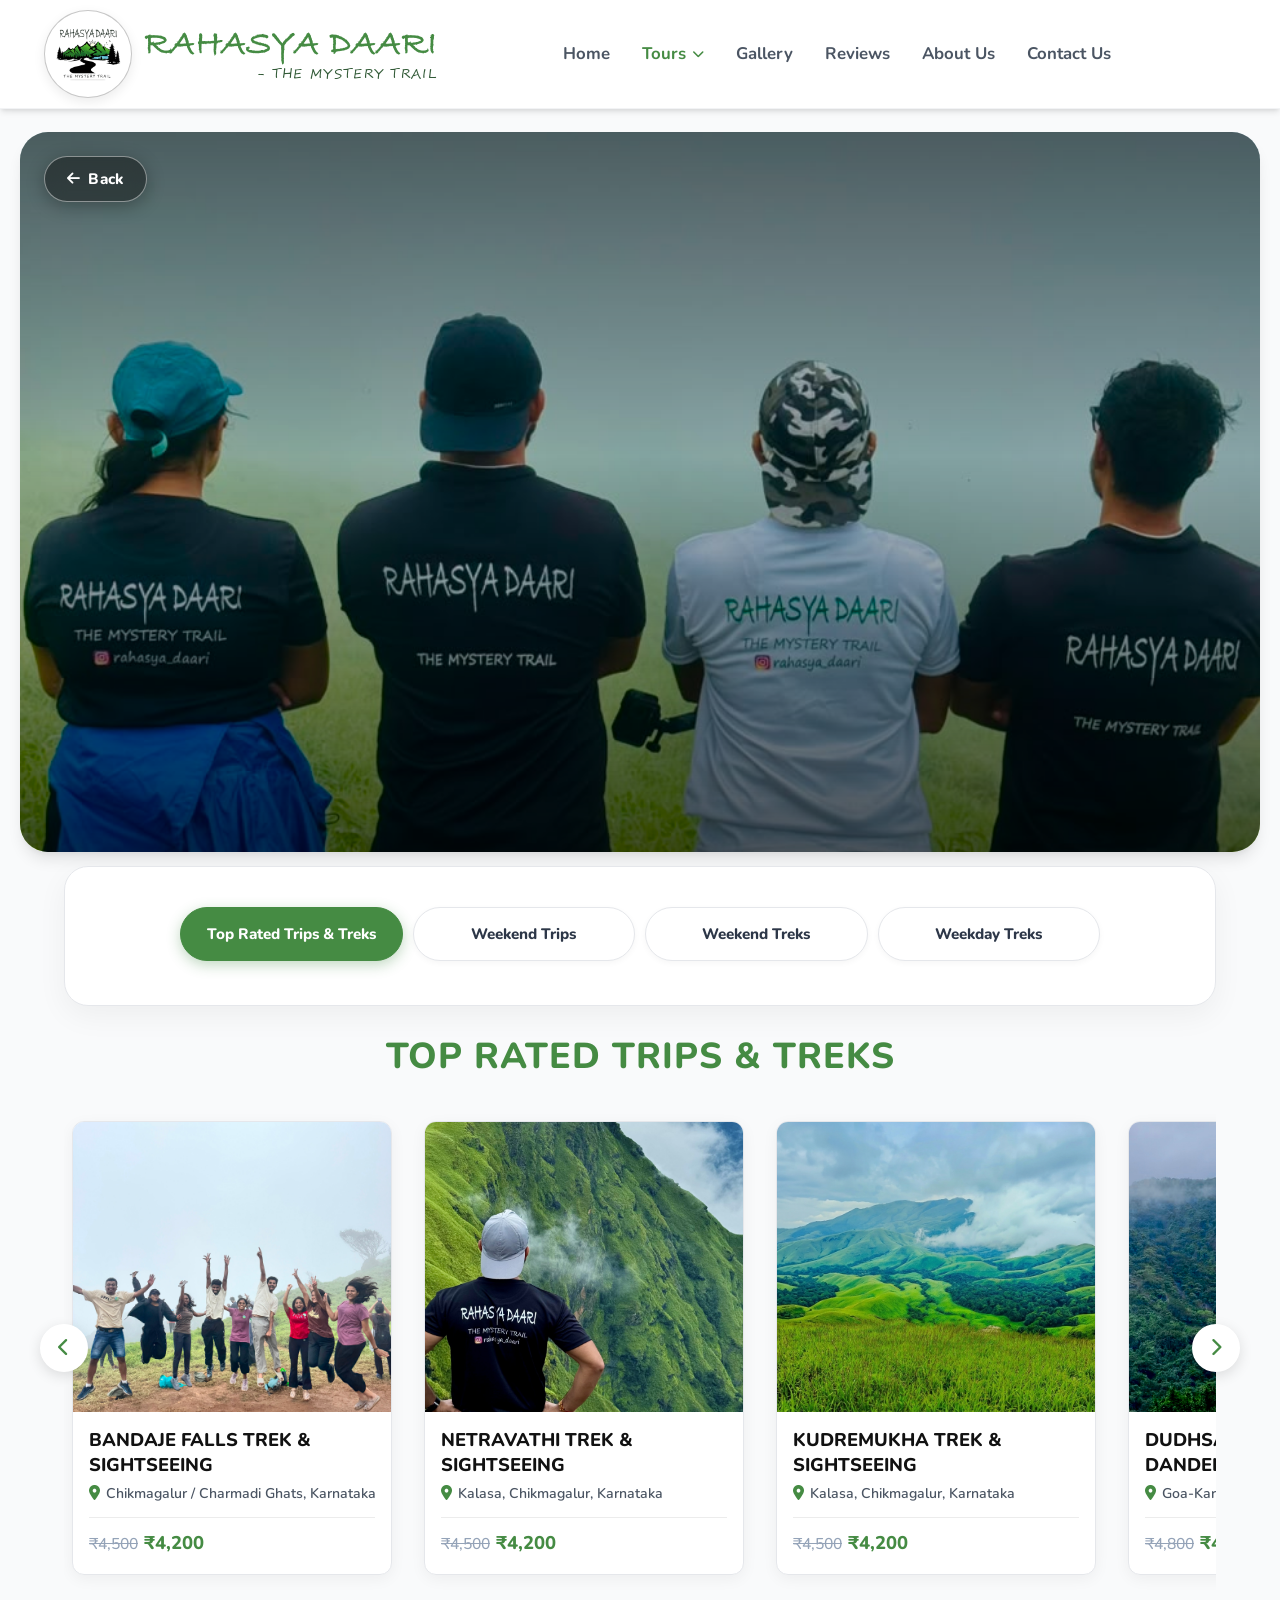
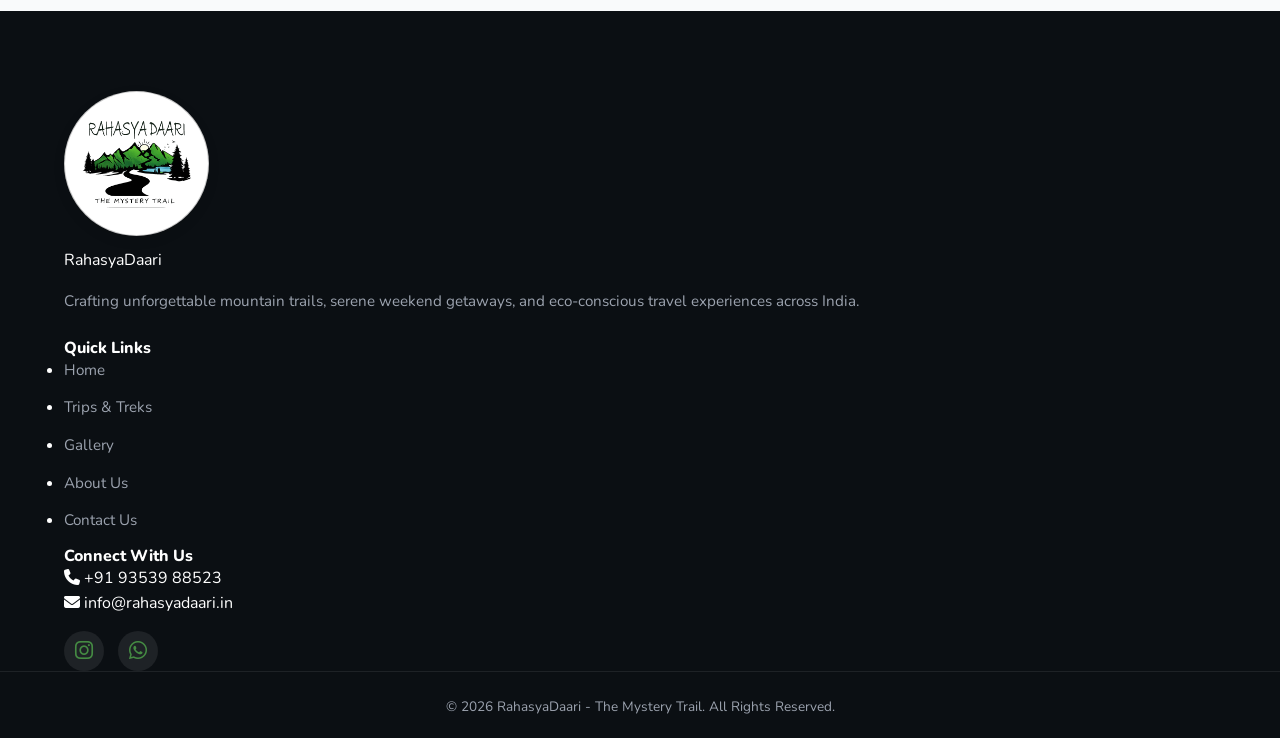
<file: popular.html>
<!DOCTYPE html>
<html lang="en">

<head>
    <meta charset="UTF-8">
    <meta name="viewport" content="width=device-width, initial-scale=1.0">
    <title>Top Rated Trips & Treks - Rahasyadaari</title>
    <meta name="description"
        content="Explore our top-rated trips and treks from Bangalore with Rahasyadaari. Experience top scenic trails, mountain peaks, and sightseeing tours.">
    <!-- Google Fonts: Nunito -->
    <link rel="preconnect" href="https://fonts.googleapis.com">
    <link rel="preconnect" href="https://fonts.gstatic.com" crossorigin>
    <link href="https://fonts.googleapis.com/css2?family=Architects+Daughter&family=Gochi+Hand&family=Kalam:wght@700&family=Patrick+Hand&family=Caveat:wght@700&family=Nunito:wght@300;400;600;700;800;900&display=swap"
        rel="stylesheet">
    <!-- FontAwesome icons -->
    <link rel="stylesheet" href="https://cdnjs.cloudflare.com/ajax/libs/font-awesome/6.4.0/css/all.min.css">
    <!-- Preload custom Bradley Hand font to prevent font flash on refresh -->
    <link rel="preload" href="fonts/BRADHITC.TTF" as="font" type="font/ttf" crossorigin>
    <!-- Custom stylesheet -->
    <link rel="stylesheet" href="styles.css?v=107">
</head>

<body>

    <!-- Header Navigation -->
    <header class="header">
        <div class="header-container">
            <a href="index.html" class="logo-wrapper">
                <img src="images/Branding/logo.png" alt="Rahasyadaari Logo" class="logo-img"
                    onerror="this.style.display='none'; this.nextElementSibling.style.display='block';">
                <div class="logo-fallback" style="display:none;">RD</div>
                <div class="logo-brand-block">
                    <span class="logo-text">RAHASYA DAARI</span>
                    <span class="logo-tagline">- The Mystery Trail</span>
                </div>
            </a>

            <nav class="nav-menu" id="navMenu">
                <a href="index.html" class="nav-link">Home</a>
                <div class="nav-dropdown active-page" id="tripsDropdown">
                    <a href="trips.html" class="nav-link dropdown-toggle active" id="dropdownToggleBtn">
                        Tours <i class="fa-solid fa-chevron-down dropdown-icon"></i>
                    </a>
                    <div class="dropdown-menu">
                        <a href="popular.html" class="dropdown-item active">Top Rated Trips & Treks</a>
                        <a href="weekend-trips.html" class="dropdown-item">Weekend Trips</a>
                        <a href="weekend-treks.html" class="dropdown-item">Weekend Treks</a>
                        <a href="weekday.html" class="dropdown-item">Weekday Treks</a>
                    </div>
                </div>
                <a href="gallery.html" class="nav-link">Gallery</a>
                <a href="index.html#reviews" class="nav-link">Reviews</a>
                <a href="about.html" class="nav-link">About Us</a>
                <a href="contact.html" class="nav-link">Contact Us</a>
            </nav>

            <div class="nav-actions">
                <button class="mobile-nav-toggle" id="mobileNavToggle" aria-label="Toggle navigation menu">
                    <i class="fa-solid fa-bars"></i>
                </button>
            </div>
        </div>
    </header>

    <!-- Main Content Container -->
    <main class="main-content" id="homePage">

        <!-- Hero Section -->
        <section class="hero-section">
            <div class="hero-container">
                <a href="index.html" class="hero-back-btn" aria-label="Back to Home" title="Back to Home">
                    <i class="fa-solid fa-arrow-left"></i> Back
                </a>
                <div class="hero-bg-slider">
                    <div class="hero-bg-slide active" style="background-image: url('images/Branding/hero2.jpeg');"></div>
                    <div class="hero-bg-slide" style="background-image: url('images/Branding/hero1.jpeg');"></div>
                    <div class="hero-bg-slide" style="background-image: url('images/Branding/hero3.jpeg');"></div>
                    <div class="hero-bg-slide" style="background-image: url('images/Branding/hero4.jpeg');"></div>
                    <div class="hero-bg-slide" style="background-image: url('images/Branding/home5.jpeg');"></div>
                </div>
                <div class="hero-overlay"></div>
            </div>
        </section>

        <!-- Quick Category Section Jump Bar -->
        <section class="trip-nav-section" id="tripNavSection">
            <div class="container">
                <div class="trip-nav-card text-center">
                    <div class="trip-radio-group" role="radiogroup" aria-label="Trip Categories">
                        <a href="popular.html" class="trip-radio-pill active">
                            <span class="pill-text">Top Rated Trips & Treks</span>
                        </a>
                        <a href="weekend-trips.html" class="trip-radio-pill">
                            <span class="pill-text">Weekend Trips</span>
                        </a>
                        <a href="weekend-treks.html" class="trip-radio-pill">
                            <span class="pill-text">Weekend Treks</span>
                        </a>
                        <a href="weekday.html" class="trip-radio-pill">
                            <span class="pill-text">Weekday Treks</span>
                        </a>
                    </div>
                </div>
            </div>
        </section>

        <!-- Top Rated Trips & Treks Catalog Section -->
        <section class="filter-section" id="popular" style="padding-top: 40px;">
            <div class="container">
                <div class="section-header text-center">
                    <h2 class="section-title brand-section-title">TOP RATED TRIPS & TREKS</h2>
                </div>

                <!-- Active Filter Banner (hidden by default) -->
                <div id="filterBanner" class="filter-banner" style="display: none;">
                    <span>Showing treks and tours in <strong id="filterStateName">Karnataka</strong></span>
                    <button class="btn-clear-filter" onclick="clearStateFilter()">Show All <i
                            class="fa-solid fa-xmark"></i></button>
                </div>

                <!-- Carousel Container for Popular Treks -->
                <div class="carousel-container">
                    <button class="carousel-nav prev-btn" id="popularPrevBtn" aria-label="Previous popular trek"><i
                            class="fa-solid fa-chevron-left"></i></button>
                    <div class="carousel-viewport">
                        <div class="trek-grid" id="popularGrid">
                            <!-- Cards populated dynamically by script.js -->
                        </div>
                    </div>
                    <button class="carousel-nav next-btn" id="popularNextBtn" aria-label="Next popular trek"><i
                            class="fa-solid fa-chevron-right"></i></button>
                </div>
            </div>
        </section>

    </main>

    <!-- Details Page Container (Shows when URL hash is #trek-[id]) -->
    <main class="details-page-content" id="detailsPage" style="display: none;">
        <section class="details-hero">
            <div class="details-hero-container">
                <div class="details-hero-bg" id="detailsHeroBg"></div>
                <div class="details-hero-overlay"></div>
                <div class="details-hero-content-wrapper">
                    <button class="btn-back-home" id="btnBackHome" onclick="goHome()" aria-label="Go back to trips">
                        <i class="fa-solid fa-arrow-left"></i> BACK TO TRIPS
                    </button>
                    <div class="details-hero-text">
                        <span class="badge" id="detailsCategoryBadge">Trek</span>
                        <h2 class="details-trek-title" id="detailsTitle">Trek Title</h2>
                        <p class="details-trek-location" id="detailsSubtitle"><i class="fa-solid fa-location-dot"></i> Location</p>
                    </div>
                </div>
            </div>
        </section>

        <div class="container details-container" style="padding-top: 30px; padding-bottom: 60px;">
            <div class="details-layout-grid">
                <div class="details-main">
                    <div class="details-card">
                        <h3 class="details-card-heading"><i class="fa-solid fa-circle-info"></i> About The Experience</h3>
                        <p class="details-trek-description" id="detailsDescription">Detailed description goes here...</p>

                        <div id="detailsHighlightsContainer" style="display: none; margin-top: 32px; margin-bottom: 32px;">
                            <h4 class="details-subheading"><i class="fa-solid fa-star"></i> Key Highlights</h4>
                            <div class="highlights-grid" id="detailsHighlights"></div>
                        </div>

                        <div class="itinerary-wrapper" style="margin-top: 36px;">
                            <h3 class="details-card-heading"><i class="fa-solid fa-route"></i> Detailed Itinerary</h3>
                            <div class="itinerary-timeline" id="detailsItinerary"></div>
                        </div>
                    </div>
                </div>

                <div class="details-sidebar">
                    <div class="details-card sidebar-card">
                        <h3 class="sidebar-card-title"><i class="fa-solid fa-ticket"></i> Tour Summary</h3>
                        <div class="stat-row">
                            <span>Duration</span>
                            <strong id="detailsDuration">2 Days</strong>
                        </div>
                        <div class="stat-row">
                            <span>Max Altitude</span>
                            <strong id="detailsAltitude">1,712 m</strong>
                        </div>
                        <div class="stat-row">
                            <span>Trek Distance</span>
                            <strong id="detailsDistance">22 km</strong>
                        </div>
                        <div class="stat-row">
                            <span>Price</span>
                            <strong id="detailsPrice" style="color: var(--primary-green);"><span class="price-strikethrough">₹4,500</span> <span class="price-current">₹4,200</span> /person</strong>
                        </div>
                        <div class="stat-row" id="rowAdvance" style="display: none;">
                            <span>Advance Amount</span>
                            <strong id="detailsAdvance">₹1,500 /person</strong>
                        </div>

                        <button class="btn btn-primary btn-block btn-book-now" id="detailsBookBtn" style="margin-top: 24px; padding: 14px; font-size: 1rem; border-radius: 50px;">
                            CHECK THE AVAILABILITY <i class="fa-solid fa-calendar-check"></i>
                        </button>
                    </div>

                    <div class="includes-card" style="margin-top: 24px;">
                        <h4 class="includes-heading"><i class="fa-solid fa-circle-check"></i> What's Included</h4>
                        <ul class="includes-list" id="detailsInclusions"></ul>
                    </div>

                    <div class="includes-card excludes-card" style="margin-top: 24px;">
                        <h4 class="includes-heading excludes-heading"><i class="fa-solid fa-circle-xmark"></i> What's Excluded</h4>
                        <ul class="includes-list excludes-list" id="detailsExclusions"></ul>
                    </div>

                    <div class="includes-card" id="detailsPickupCard" style="display: none; margin-top: 24px;">
                        <h4 class="includes-heading"><i class="fa-solid fa-bus"></i> Bangalore Pickups</h4>
                        <ul class="pickup-list" id="detailsPickupLocations"></ul>
                    </div>
                </div>
            </div>
        </div>
    </main>

    <!-- Footer -->
    <footer class="footer">
        <div class="container footer-container">
            <div class="footer-brand">
                <div class="footer-logo">
                    <img src="images/Branding/logo.png" alt="Rahasya Daari Logo" class="footer-logo-img">
                    <span>RahasyaDaari</span>
                </div>
                <p class="footer-tagline">Crafting unforgettable mountain trails, serene weekend getaways, and eco-conscious travel experiences across India.</p>
            </div>
            <div class="footer-links">
                <h4>Quick Links</h4>
                <ul>
                    <li><a href="index.html">Home</a></li>
                    <li><a href="trips.html">Trips & Treks</a></li>
                    <li><a href="gallery.html">Gallery</a></li>
                    <li><a href="about.html">About Us</a></li>
                    <li><a href="contact.html">Contact Us</a></li>
                </ul>
            </div>
            <div class="footer-contact">
                <h4>Connect With Us</h4>
                <p><i class="fa-solid fa-phone"></i> +91 93539 88523</p>
                <p><i class="fa-solid fa-envelope"></i> info@rahasyadaari.in</p>
                <div class="social-links" style="margin-top: 14px; display: flex; gap: 14px;">
                    <a href="https://www.instagram.com/rahasyadaari/" target="_blank" rel="noopener noreferrer" style="color: var(--primary-green); font-size: 1.3rem;"><i class="fa-brands fa-instagram"></i></a>
                    <a href="https://wa.me/919353988523" target="_blank" rel="noopener noreferrer" style="color: var(--primary-green); font-size: 1.3rem;"><i class="fa-brands fa-whatsapp"></i></a>
                </div>
            </div>
        </div>
        <div class="footer-bottom text-center">
            <p>&copy; 2026 RahasyaDaari - The Mystery Trail. All Rights Reserved.</p>
        </div>
    </footer>

    <!-- Scripts -->
    <script src="images.js"></script>
    <script src="trips-data.js"></script>
    <script src="reviews-data.js"></script>
    <script src="youtube-data.js"></script>
    <script src="reels-data.js"></script>
    <script src="script.js"></script>
</body>

</html>
</file>
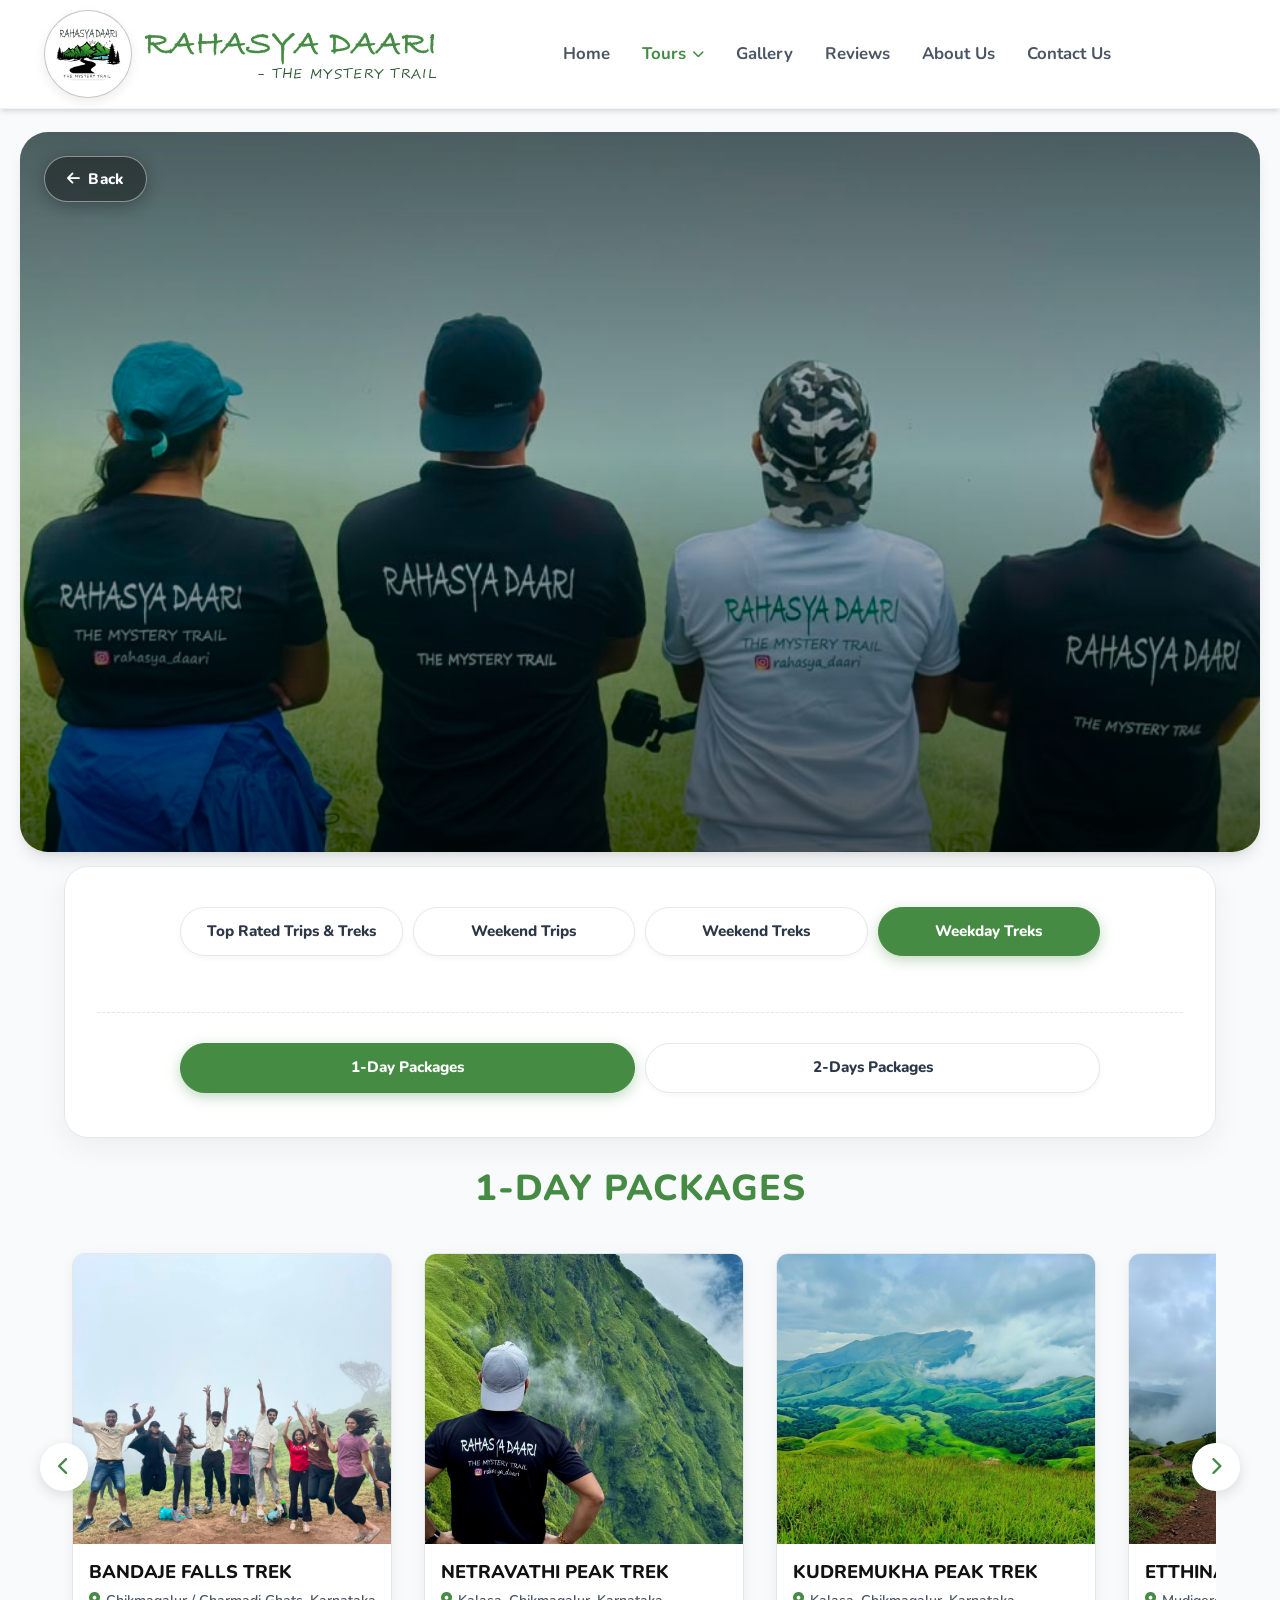
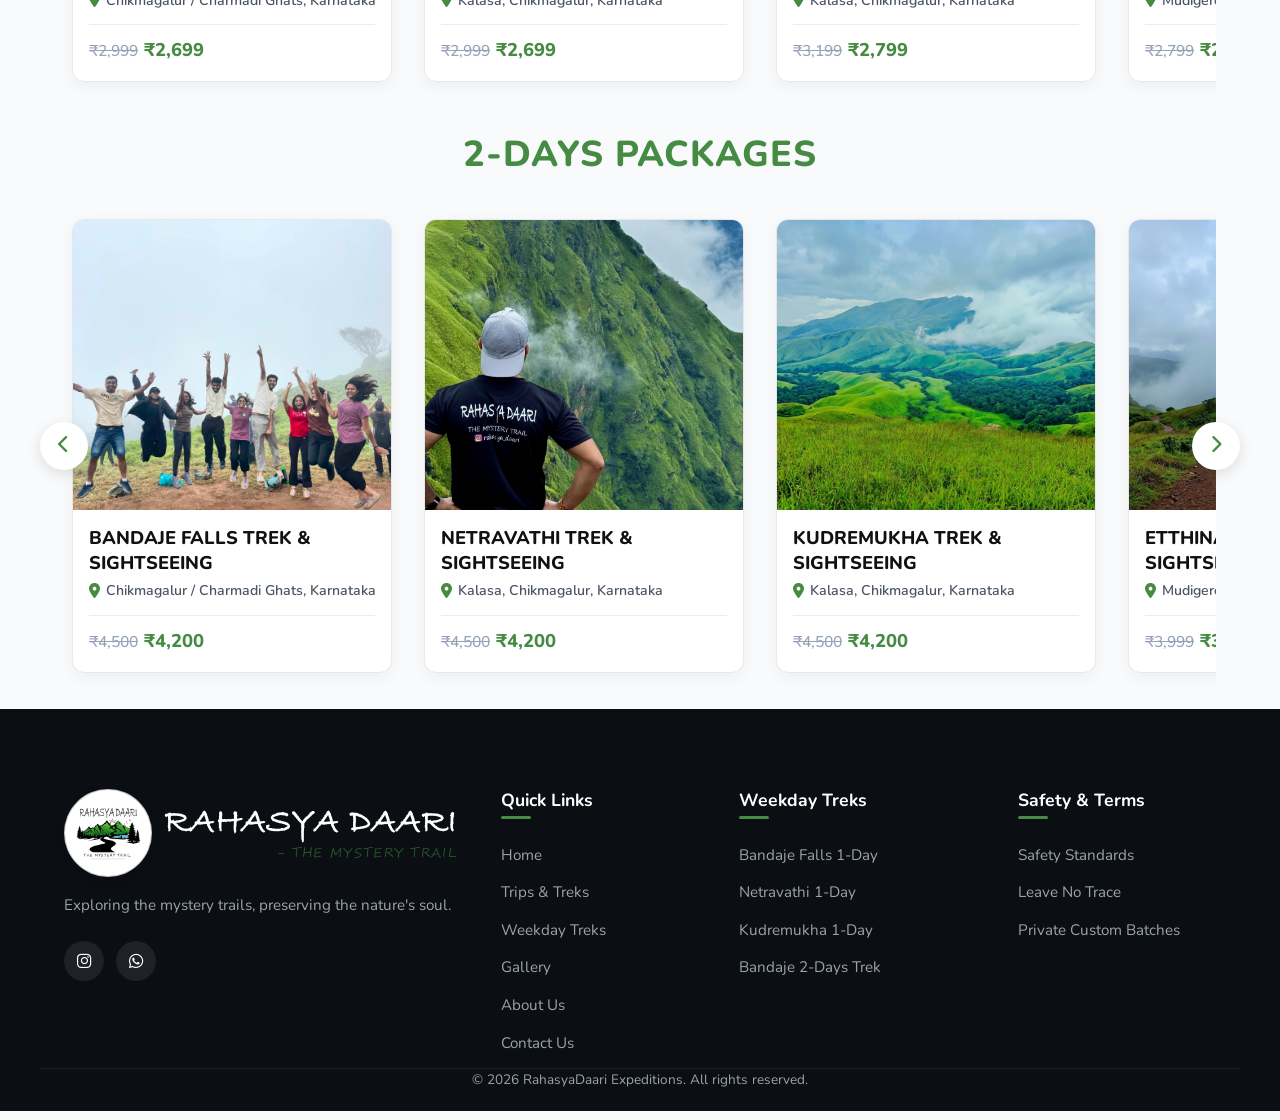
<file: weekday.html>
<!DOCTYPE html>
<html lang="en">

<head>
    <meta charset="UTF-8">
    <meta name="viewport" content="width=device-width, initial-scale=1.0">
    <title>Weekday Treks & Trips - 1-Day & 2-Days Packages | RahasyaDaari</title>
    <meta name="description"
        content="Explore serene weekday treks and tours from Bangalore with RahasyaDaari. Choose from 1-Day getaways or 2-Days immersive mountain expeditions.">
    <!-- Google Fonts: Nunito -->
    <link rel="preconnect" href="https://fonts.googleapis.com">
    <link rel="preconnect" href="https://fonts.gstatic.com" crossorigin>
    <link href="https://fonts.googleapis.com/css2?family=Architects+Daughter&family=Gochi+Hand&family=Kalam:wght@700&family=Patrick+Hand&family=Caveat:wght@700&family=Nunito:wght@300;400;600;700;800;900&display=swap"
        rel="stylesheet">
    <!-- FontAwesome icons -->
    <link rel="stylesheet" href="https://cdnjs.cloudflare.com/ajax/libs/font-awesome/6.4.0/css/all.min.css">
    <!-- Preload custom Bradley Hand font to prevent font flash on refresh -->
    <link rel="preload" href="fonts/BRADHITC.TTF" as="font" type="font/ttf" crossorigin>
    <!-- Custom stylesheet -->
    <link rel="stylesheet" href="styles.css?v=107">
</head>

<body>

    <!-- Header Navigation -->
    <header class="header">
        <div class="header-container">
            <a href="index.html" class="logo-wrapper">
                <img src="images/Branding/logo.png" alt="Rahasya Daari Logo" class="logo-img">
                <div class="logo-brand-block">
                    <span class="logo-text">RAHASYA DAARI</span>
                    <span class="logo-tagline">- The Mystery Trail</span>
                </div>
            </a>

            <nav class="nav-menu" id="navMenu">
                <a href="index.html" class="nav-link">Home</a>
                <div class="nav-dropdown active-page" id="tripsDropdown">
                    <a href="trips.html" class="nav-link dropdown-toggle active" id="dropdownToggleBtn">
                        Tours <i class="fa-solid fa-chevron-down dropdown-icon"></i>
                    </a>
                    <div class="dropdown-menu">
                        <a href="popular.html" class="dropdown-item">Top Rated Trips & Treks</a>
                        <a href="weekend-trips.html" class="dropdown-item">Weekend Trips</a>
                        <a href="weekend-treks.html" class="dropdown-item">Weekend Treks</a>
                        <a href="weekday.html" class="dropdown-item active">Weekday Treks</a>
                    </div>
                </div>
                <a href="gallery.html" class="nav-link">Gallery</a>
                <a href="index.html#reviews" class="nav-link">Reviews</a>
                <a href="about.html" class="nav-link">About Us</a>
                <a href="contact.html" class="nav-link">Contact Us</a>
            </nav>

            <div class="nav-actions">
                <button class="mobile-nav-toggle" id="mobileNavToggle" aria-label="Toggle navigation menu">
                    <i class="fa-solid fa-bars"></i>
                </button>
            </div>
        </div>
    </header>

    <!-- Main Content Container (Weekday Catalog) -->
    <main class="main-content" id="homePage">

        <!-- Hero Section for Weekday Page -->
        <section class="hero-section">
            <div class="hero-container">
                <a href="index.html" class="hero-back-btn" aria-label="Back to Home" title="Back to Home">
                    <i class="fa-solid fa-arrow-left"></i> Back
                </a>
                <div class="hero-bg-slider">
                    <div class="hero-bg-slide active" style="background-image: url('images/Branding/hero2.jpeg');"></div>
                    <div class="hero-bg-slide" style="background-image: url('images/Branding/hero1.jpeg');"></div>
                    <div class="hero-bg-slide" style="background-image: url('images/Branding/hero3.jpeg');"></div>
                    <div class="hero-bg-slide" style="background-image: url('images/Branding/hero4.jpeg');"></div>
                    <div class="hero-bg-slide" style="background-image: url('images/Branding/home5.jpeg');"></div>
                </div>
                <div class="hero-overlay"></div>
            </div>
        </section>

        <!-- Quick Category Section Jump Selector -->
        <section class="trip-nav-section" id="tripNavSection">
            <div class="container">
                <div class="trip-nav-card text-center">
                    <!-- Main 4 Category Navigation Pills -->
                    <div class="trip-radio-group" role="radiogroup" aria-label="Trip Categories">
                        <a href="popular.html" class="trip-radio-pill">
                            <span class="pill-text">Top Rated Trips & Treks</span>
                        </a>
                        <a href="weekend-trips.html" class="trip-radio-pill">
                            <span class="pill-text">Weekend Trips</span>
                        </a>
                        <a href="weekend-treks.html" class="trip-radio-pill">
                            <span class="pill-text">Weekend Treks</span>
                        </a>
                        <a href="weekday.html" class="trip-radio-pill active">
                            <span class="pill-text">Weekday Treks</span>
                        </a>
                    </div>

                    <!-- Weekday Package Sub-Tabs -->
                    <div class="weekday-subtabs" style="margin-top: 16px; border-top: 1px dashed var(--border-color); padding-top: 14px;">
                        <div class="trip-radio-group" role="radiogroup" aria-label="Weekday Packages">
                            <label class="trip-radio-pill active" data-target="oneday">
                                <input type="radio" name="weekdaySection" value="oneday" checked onchange="scrollToTripSection('oneday')">
                                <span class="pill-text">1-Day Packages</span>
                            </label>
                            <label class="trip-radio-pill" data-target="twodays">
                                <input type="radio" name="weekdaySection" value="twodays" onchange="scrollToTripSection('twodays')">
                                <span class="pill-text">2-Days Packages</span>
                            </label>
                        </div>
                    </div>
                </div>
            </div>
        </section>

        <!-- Section 1: 1-DAY PACKAGES -->
        <section class="filter-section" id="oneday" style="background-color: var(--light-neutral);">
            <div class="container">
                <div class="section-header text-center">
                    <h2 class="section-title brand-section-title">1-DAY PACKAGES</h2>
                </div>

                <!-- Active Filter Banner (hidden by default) -->
                <div id="filterBanner" class="filter-banner" style="display: none;">
                    <span>Showing treks and tours in <strong id="filterStateName">Karnataka</strong></span>
                    <button class="btn-clear-filter" onclick="clearStateFilter()">Show All <i
                            class="fa-solid fa-xmark"></i></button>
                </div>

                <!-- Carousel Container for 1-Day Packages -->
                <div class="carousel-container">
                    <button class="carousel-nav prev-btn" id="weekday1DayPrevBtn" aria-label="Previous trip"><i
                            class="fa-solid fa-chevron-left"></i></button>
                    <div class="carousel-viewport">
                        <div class="trek-grid" id="weekday1DayGrid">
                            <!-- Cards populated dynamically by script.js -->
                        </div>
                    </div>
                    <button class="carousel-nav next-btn" id="weekday1DayNextBtn" aria-label="Next trip"><i
                            class="fa-solid fa-chevron-right"></i></button>
                </div>
            </div>
        </section>

        <!-- Section 2: 2-DAYS PACKAGES -->
        <section class="filter-section" id="twodays">
            <div class="container">
                <div class="section-header text-center">
                    <h2 class="section-title brand-section-title">2-DAYS PACKAGES</h2>
                </div>

                <!-- Carousel Container for 2-Days Packages -->
                <div class="carousel-container">
                    <button class="carousel-nav prev-btn" id="weekday2DaysPrevBtn" aria-label="Previous trip"><i
                            class="fa-solid fa-chevron-left"></i></button>
                    <div class="carousel-viewport">
                        <div class="trek-grid" id="weekday2DaysGrid">
                            <!-- Cards populated dynamically by script.js -->
                        </div>
                    </div>
                    <button class="carousel-nav next-btn" id="weekday2DaysNextBtn" aria-label="Next trip"><i
                            class="fa-solid fa-chevron-right"></i></button>
                </div>
            </div>
        </section>

    </main>

    <!-- Details Page Container (Shows when URL hash is #trek-[id]) -->
    <main class="details-page-content" id="detailsPage" style="display: none;">
        <!-- Details Hero Section -->
        <section class="details-hero">
            <div class="details-hero-container">
                <div class="details-hero-bg" id="detailsHeroBg"></div>
                <div class="details-hero-overlay"></div>
                <div class="details-hero-content-wrapper">
                    <button class="btn-back-home" id="btnBackHome" onclick="goHome()" aria-label="Go back to packages">
                        <i class="fa-solid fa-arrow-left"></i> Back to Packages
                    </button>
                    <div class="details-hero-content">
                        <span class="badge" id="detailsCategoryBadge">Trek</span>
                        <h2 class="details-trek-title" id="detailsTitle">Trek Title</h2>
                        <p class="details-trek-location" id="detailsSubtitle"><i class="fa-solid fa-location-dot"></i>
                            Location</p>
                    </div>
                </div>
            </div>
        </section>

        <!-- Details Body Section -->
        <section class="details-body-section">
            <div class="container grid grid-2-col-details">
                <div class="details-main-info">
                    <!-- Left Side Book Option -->
                    <div class="details-left-book-card" style="margin-bottom: 28px; padding: 18px 24px; background: linear-gradient(135deg, rgba(46, 117, 89, 0.08), rgba(226, 135, 67, 0.08)); border: 1.5px solid rgba(46, 117, 89, 0.25); border-radius: 18px; display: flex; align-items: center; justify-content: space-between; gap: 16px; flex-wrap: wrap;">
                        <div>
                            <span style="font-size: 0.95rem; text-transform: uppercase; letter-spacing: 0.6px; font-weight: 800; color: var(--primary-green);">Weekend & Weekday Slots Available</span>
                        </div>
                        <button class="btn btn-primary btn-book-now" id="detailsBookBtnMain" style="padding: 13px 30px; font-size: 0.95rem; font-weight: 800; border-radius: 50px; box-shadow: 0 4px 14px rgba(46, 117, 89, 0.35);">
                            CHECK THE AVAILABILITY <i class="fa-solid fa-calendar-check" style="margin-left: 6px;"></i>
                        </button>
                    </div>

                    <h3 class="info-heading" style="margin-top: 0;">Trek Overview</h3>
                    <p class="details-trek-description" id="detailsDescription">Detailed description goes here...</p>

                    <!-- Highlights Container -->
                    <div id="detailsHighlightsContainer" style="display: none; margin-top: 32px; margin-bottom: 32px;">
                        <h3 class="info-heading">Trip Highlights</h3>
                        <div class="highlights-grid" id="detailsHighlights">
                            <!-- Populated dynamically -->
                        </div>
                    </div>

                    <h3 class="info-heading">Detailed Itinerary</h3>
                    <div class="itinerary-timeline" id="detailsItinerary">
                        <!-- Itinerary items populated dynamically -->
                    </div>
                </div>

                <div class="details-sidebar-info">
                    <!-- Quick stats box -->
                    <div class="quick-stats-card">
                        <div class="stat-row">
                            <span><i class="fa-regular fa-clock"></i> Duration:</span>
                            <strong id="detailsDuration">1 Day</strong>
                        </div>
                        <div class="stat-row">
                            <span><i class="fa-solid fa-mountain"></i> Max Altitude:</span>
                            <strong id="detailsAltitude">1,712 m</strong>
                        </div>
                        <div class="stat-row">
                            <span><i class="fa-solid fa-route"></i> Distance:</span>
                            <strong id="detailsDistance">14 km</strong>
                        </div>
                        <div class="stat-row">
                            <span><i class="fa-solid fa-indian-rupee-sign"></i> Price:</span>
                            <strong id="detailsPrice" style="color: var(--primary-green);"><span class="price-strikethrough">₹2,999</span> <span class="price-current">₹2,699</span> /person</strong>
                        </div>
                        <div class="stat-row" id="rowAdvance" style="display: none;">
                            <span><i class="fa-solid fa-wallet"></i> Booking Advance:</span>
                            <strong id="detailsAdvance">₹1,000 /person</strong>
                        </div>
                    </div>

                    <!-- Book Action -->
                    <div class="sidebar-actions" style="margin-top: -8px;">
                        <button class="btn btn-primary btn-block btn-book-now" id="detailsBookBtn">CHECK THE AVAILABILITY <i
                                class="fa-solid fa-calendar-check"></i></button>
                    </div>

                    <!-- Inclusions -->
                    <div class="includes-card">
                        <h4 class="sidebar-heading"><i class="fa-solid fa-circle-check" style="color: var(--primary-green);"></i> Inclusions</h4>
                        <ul class="includes-list" id="detailsInclusions">
                            <!-- Inclusions populated dynamically -->
                        </ul>
                    </div>

                    <!-- Exclusions -->
                    <div class="includes-card excludes-card">
                        <h4 class="sidebar-heading" style="color: #d9534f;"><i class="fa-solid fa-circle-xmark" style="color: #d9534f;"></i> Exclusions</h4>
                        <ul class="includes-list excludes-list" id="detailsExclusions">
                            <!-- Exclusions populated dynamically -->
                        </ul>
                    </div>

                    <!-- Pickup Card -->
                    <div class="includes-card" id="detailsPickupCard" style="display: none;">
                        <h4 class="sidebar-heading"><i class="fa-solid fa-bus"></i> Pickup Locations (Bangalore)</h4>
                        <ul class="pickup-list" id="detailsPickupLocations">
                            <!-- Populated dynamically -->
                        </ul>
                    </div>

                    <!-- Cancellation Policy Card -->
                    <div class="includes-card" id="detailsCancellationCard"
                        style="display: none; border-color: rgba(224, 62, 62, 0.25); background-color: rgba(224, 62, 62, 0.03);">
                        <h4 class="sidebar-heading" style="color: #E03E3E;"><i class="fa-solid fa-shield-halved"></i>
                            Cancellation Policy</h4>
                        <p style="font-size: 0.88rem; color: var(--text-secondary); line-height: 1.55;"
                            id="detailsCancellationPolicy">
                            Advance amount is non refundable, if trip gets cancelled from our side then complete amount
                            will be refunded.
                        </p>
                    </div>
                </div>
            </div>
        </section>
    </main>

    <!-- Booking Wizard Modal -->
    <div class="modal" id="bookingWizardModal">
        <div class="modal-overlay" onclick="closeModal('bookingWizardModal')"></div>
        <div class="modal-content modal-md">
            <button class="modal-close" onclick="closeModal('bookingWizardModal')"><i
                    class="fa-solid fa-xmark"></i></button>

            <div class="wizard-header">
                <h3>Book Your Mystery Trail</h3>
                <div class="wizard-progress">
                    <div class="progress-step active" id="stepIndicator1">1</div>
                    <div class="progress-line"></div>
                    <div class="progress-step" id="stepIndicator2">2</div>
                </div>
            </div>

            <div class="wizard-body">
                <!-- STEP 1: Select Trek & Date -->
                <div class="wizard-step active" id="wizardStep1">
                    <h4 class="step-title">Select Trek & Date</h4>
                    <div class="form-group">
                        <label for="wizardTrekSelect">Choose Trekking Destination</label>
                        <select id="wizardTrekSelect" class="form-select" onchange="updateBookingSummary()">
                            <!-- Trek options populated dynamically -->
                        </select>
                    </div>
                    <div class="form-group">
                        <label for="wizardDate">Select Batch Date</label>
                        <input type="date" id="wizardDate" class="form-input" required>
                    </div>
                    <div class="wizard-actions">
                        <div></div>
                        <button class="btn btn-primary" onclick="goToStep(2)">Continue <i
                                class="fa-solid fa-chevron-right"></i></button>
                    </div>
                </div>

                <!-- STEP 2: Participants & Details -->
                <div class="wizard-step" id="wizardStep2">
                    <h4 class="step-title">Participants Info</h4>
                    <div class="form-group grid grid-2-col-narrow">
                        <div>
                            <label for="wizardTrekkersCount">Number of Participants</label>
                            <input type="number" id="wizardTrekkersCount" class="form-input" min="1" max="20" value="1"
                                oninput="updateBookingSummary()" required>
                        </div>
                        <div>
                            <label for="wizardPhone">WhatsApp Number</label>
                            <input type="tel" id="wizardPhone" class="form-input" placeholder="e.g. +91 9999999999"
                                required>
                        </div>
                    </div>
                    <div class="form-group">
                        <label for="wizardName">Primary Participant Name</label>
                        <input type="text" id="wizardName" class="form-input" placeholder="Enter your full name"
                            required>
                    </div>
                    <div class="form-group">
                        <label for="wizardEmail">Primary Email</label>
                        <input type="email" id="wizardEmail" class="form-input" placeholder="Enter your email" required>
                    </div>

                    <div class="wizard-actions">
                        <button class="btn btn-secondary" onclick="goToStep(1)"><i class="fa-solid fa-chevron-left"></i>
                            Back</button>
                        <button class="btn btn-primary" onclick="submitBookingInquiry()">Check the Availability <i
                                class="fa-solid fa-chevron-right"></i></button>
                    </div>
                </div>

                <!-- SUCCESS STATE -->
                <div class="wizard-step success-state-wrapper" id="wizardSuccess">
                    <div class="success-animation-container">
                        <div class="success-icon-badge">
                            <i class="fa-solid fa-circle-check"></i>
                        </div>
                    </div>
                    <h3>Booking Request Compiled!</h3>
                    <p>Your adventure request details are ready. Click the button below to send your booking request
                        directly to our WhatsApp number **+91 96329 61606** and finalize details!</p>
                    <div style="display: flex; flex-direction: column; gap: 12px; margin-top: 20px;">
                        <button class="btn btn-primary" id="wizardSuccessWhatsAppBtn"
                            style="background-color: #25D366; box-shadow: 0 4px 14px rgba(37, 211, 102, 0.3); border: none;">
                            SEND ON WHATSAPP <i class="fa-brands fa-whatsapp"></i>
                        </button>
                        <button class="btn btn-secondary" onclick="closeModal('bookingWizardModal')">Close
                            Window</button>
                    </div>
                </div>
            </div>
        </div>
    </div>

    <!-- Footer -->
    <footer class="footer">
        <div class="container footer-grid">
            <div class="footer-brand">
                <a href="index.html" class="logo-wrapper">
                    <img src="images/Branding/logo.png" alt="Rahasya Daari Logo" class="logo-img">
                    <div class="logo-brand-block">
                        <span class="logo-text">RAHASYA DAARI</span>
                        <span class="logo-tagline">- The Mystery Trail</span>
                    </div>
                </a>
                <p class="footer-tagline">Exploring the mystery trails, preserving the nature's soul.</p>
                <div class="social-links">
                    <a href="https://www.instagram.com/rahasya_daari" target="_blank"
                        rel="noopener noreferrer" aria-label="Instagram" class="social-insta" title="Instagram @rahasya_daari"><i class="fa-brands fa-instagram"></i></a>
                    <a href="https://wa.me/919632961606" target="_blank" rel="noopener noreferrer"
                        aria-label="WhatsApp" class="social-whatsapp" title="WhatsApp Us"><i class="fa-brands fa-whatsapp"></i></a>
                </div>
            </div>

            <div class="footer-col">
                <h4 class="footer-title">Quick Links</h4>
                <ul class="footer-links">
                    <li><a href="index.html">Home</a></li>
                    <li><a href="trips.html">Trips & Treks</a></li>
                    <li><a href="weekday.html">Weekday Treks</a></li>
                    <li><a href="gallery.html">Gallery</a></li>
                    <li><a href="about.html">About Us</a></li>
                    <li><a href="contact.html">Contact Us</a></li>
                </ul>
            </div>

            <div class="footer-col">
                <h4 class="footer-title">Weekday Treks</h4>
                <ul class="footer-links">
                    <li><a href="#oneday" onclick="navigateToTrek('bandaje-1day')">Bandaje Falls 1-Day</a></li>
                    <li><a href="#oneday" onclick="navigateToTrek('netravathi-1day')">Netravathi 1-Day</a></li>
                    <li><a href="#oneday" onclick="navigateToTrek('kudremukh-1day')">Kudremukha 1-Day</a></li>
                    <li><a href="#twodays" onclick="navigateToTrek('bandaje-falls')">Bandaje 2-Days Trek</a></li>
                </ul>
            </div>

            <div class="footer-col">
                <h4 class="footer-title">Safety & Terms</h4>
                <ul class="footer-links">
                    <li><a href="about.html#safety">Safety Standards</a></li>
                    <li><a href="about.html#environmental">Leave No Trace</a></li>
                    <li><a href="contact.html">Private Custom Batches</a></li>
                </ul>
            </div>
        </div>

        <div class="container footer-bottom">
            <p>&copy; 2026 RahasyaDaari Expeditions. All rights reserved.</p>
        </div>
    </footer>

    <script src="images.js?v=82"></script>
    <script src="trips-data.js?v=82"></script>
    <script src="reviews-data.js?v=82"></script>
    <script src="reels-data.js?v=82"></script>
    <script src="youtube-data.js?v=82"></script>
    <script src="script.js?v=83"></script>
</body>

</html>
</file>
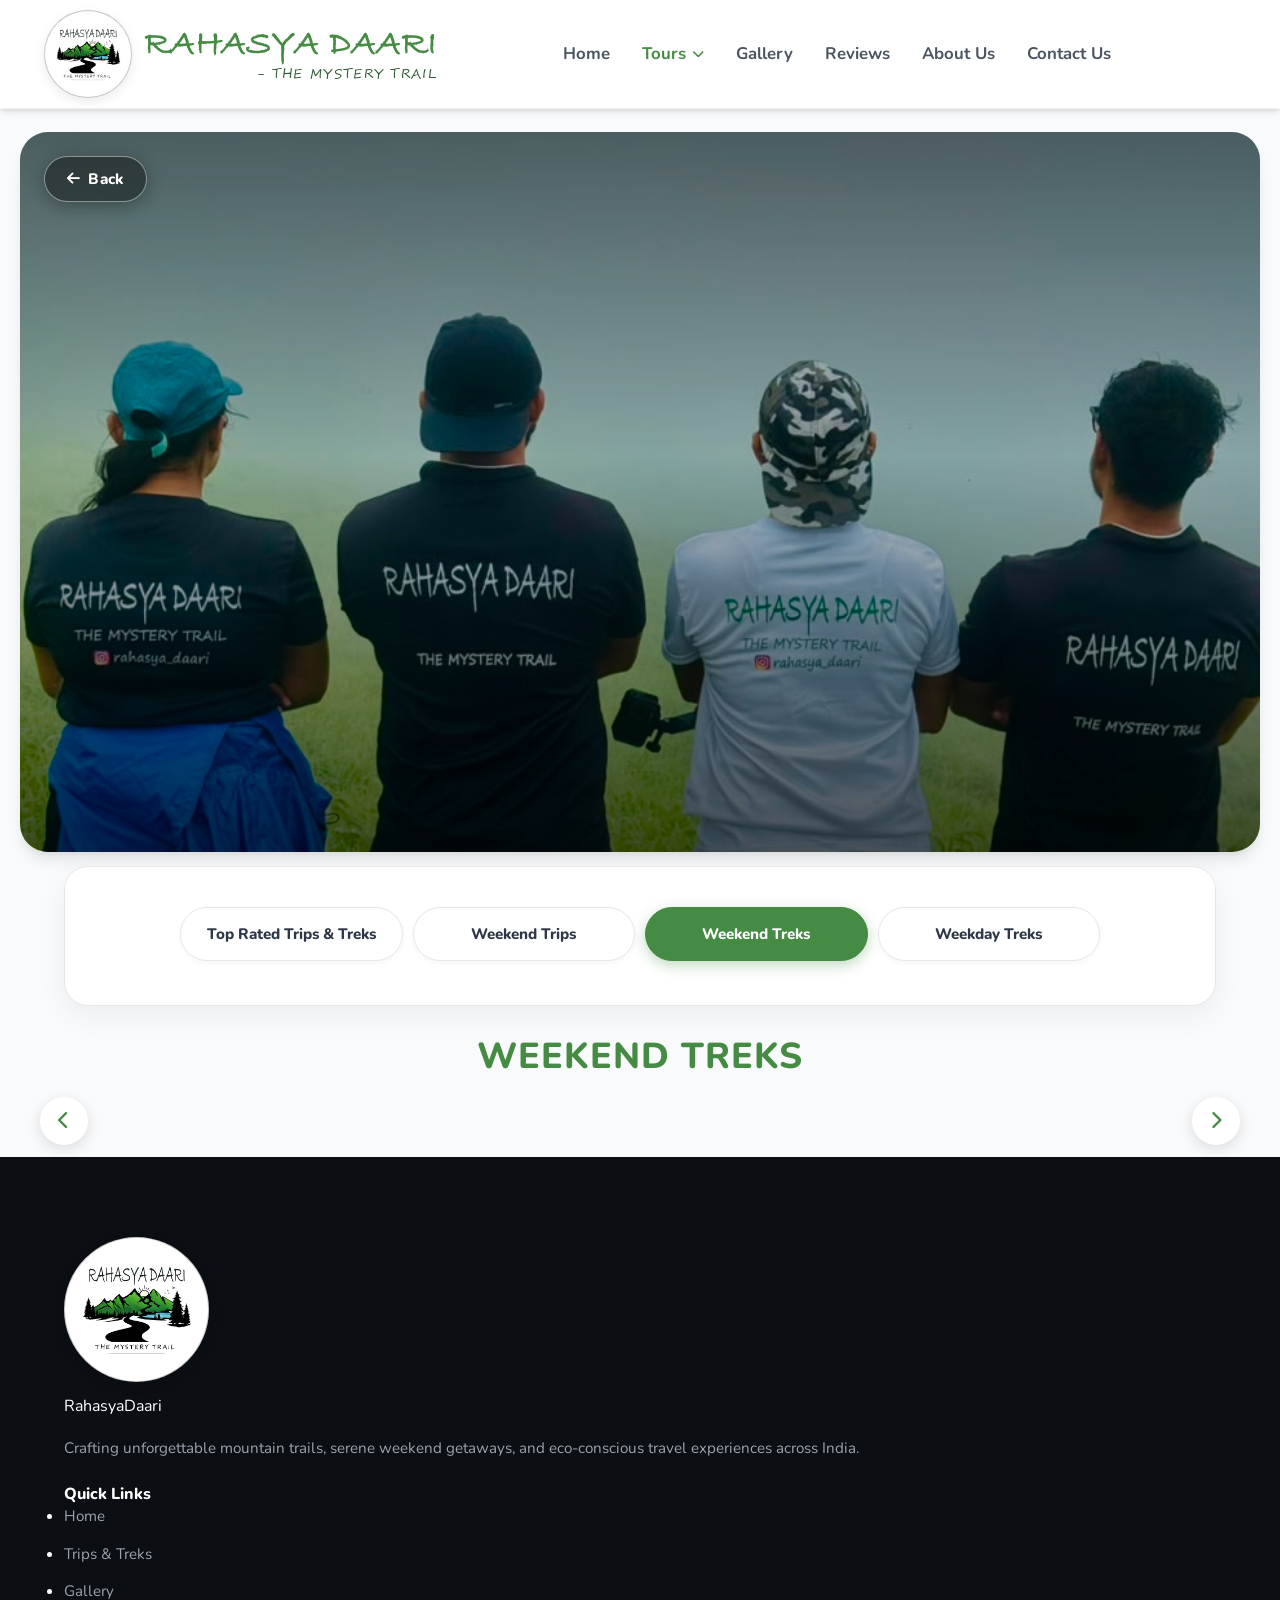
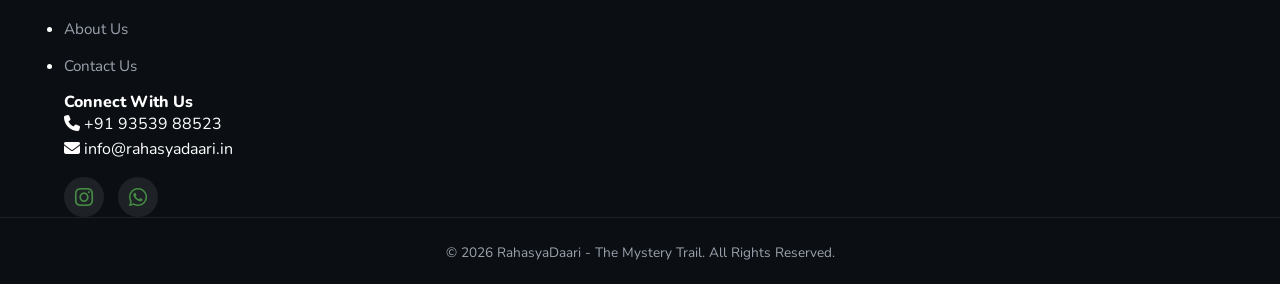
<file: weekend-treks.html>
<!DOCTYPE html>
<html lang="en">

<head>
    <meta charset="UTF-8">
    <meta name="viewport" content="width=device-width, initial-scale=1.0">
    <title>Weekend Treks - Rahasyadaari</title>
    <meta name="description"
        content="Explore thrilling weekend mountain treks from Bangalore with Rahasyadaari. Hike through Western Ghats, peak summit trails, waterfalls, and mountain camping.">
    <!-- Google Fonts: Nunito -->
    <link rel="preconnect" href="https://fonts.googleapis.com">
    <link rel="preconnect" href="https://fonts.gstatic.com" crossorigin>
    <link href="https://fonts.googleapis.com/css2?family=Architects+Daughter&family=Gochi+Hand&family=Kalam:wght@700&family=Patrick+Hand&family=Caveat:wght@700&family=Nunito:wght@300;400;600;700;800;900&display=swap"
        rel="stylesheet">
    <!-- FontAwesome icons -->
    <link rel="stylesheet" href="https://cdnjs.cloudflare.com/ajax/libs/font-awesome/6.4.0/css/all.min.css">
    <!-- Preload custom Bradley Hand font to prevent font flash on refresh -->
    <link rel="preload" href="fonts/BRADHITC.TTF" as="font" type="font/ttf" crossorigin>
    <!-- Custom stylesheet -->
    <link rel="stylesheet" href="styles.css?v=107">
</head>

<body>

    <!-- Header Navigation -->
    <header class="header">
        <div class="header-container">
            <a href="index.html" class="logo-wrapper">
                <img src="images/Branding/logo.png" alt="Rahasyadaari Logo" class="logo-img"
                    onerror="this.style.display='none'; this.nextElementSibling.style.display='block';">
                <div class="logo-fallback" style="display:none;">RD</div>
                <div class="logo-brand-block">
                    <span class="logo-text">RAHASYA DAARI</span>
                    <span class="logo-tagline">- The Mystery Trail</span>
                </div>
            </a>

            <nav class="nav-menu" id="navMenu">
                <a href="index.html" class="nav-link">Home</a>
                <div class="nav-dropdown active-page" id="tripsDropdown">
                    <a href="trips.html" class="nav-link dropdown-toggle active" id="dropdownToggleBtn">
                        Tours <i class="fa-solid fa-chevron-down dropdown-icon"></i>
                    </a>
                    <div class="dropdown-menu">
                        <a href="popular.html" class="dropdown-item">Top Rated Trips & Treks</a>
                        <a href="weekend-trips.html" class="dropdown-item">Weekend Trips</a>
                        <a href="weekend-treks.html" class="dropdown-item active">Weekend Treks</a>
                        <a href="weekday.html" class="dropdown-item">Weekday Treks</a>
                    </div>
                </div>
                <a href="gallery.html" class="nav-link">Gallery</a>
                <a href="index.html#reviews" class="nav-link">Reviews</a>
                <a href="about.html" class="nav-link">About Us</a>
                <a href="contact.html" class="nav-link">Contact Us</a>
            </nav>

            <div class="nav-actions">
                <button class="mobile-nav-toggle" id="mobileNavToggle" aria-label="Toggle navigation menu">
                    <i class="fa-solid fa-bars"></i>
                </button>
            </div>
        </div>
    </header>

    <!-- Main Content Container -->
    <main class="main-content" id="homePage">

        <!-- Hero Section -->
        <section class="hero-section">
            <div class="hero-container">
                <a href="index.html" class="hero-back-btn" aria-label="Back to Home" title="Back to Home">
                    <i class="fa-solid fa-arrow-left"></i> Back
                </a>
                <div class="hero-bg-slider">
                    <div class="hero-bg-slide active" style="background-image: url('images/Branding/hero2.jpeg');"></div>
                    <div class="hero-bg-slide" style="background-image: url('images/Branding/hero1.jpeg');"></div>
                    <div class="hero-bg-slide" style="background-image: url('images/Branding/hero3.jpeg');"></div>
                    <div class="hero-bg-slide" style="background-image: url('images/Branding/hero4.jpeg');"></div>
                    <div class="hero-bg-slide" style="background-image: url('images/Branding/home5.jpeg');"></div>
                </div>
                <div class="hero-overlay"></div>
            </div>
        </section>

        <!-- Quick Category Section Jump Bar -->
        <section class="trip-nav-section" id="tripNavSection">
            <div class="container">
                <div class="trip-nav-card text-center">
                    <div class="trip-radio-group" role="radiogroup" aria-label="Trip Categories">
                        <a href="popular.html" class="trip-radio-pill">
                            <span class="pill-text">Top Rated Trips & Treks</span>
                        </a>
                        <a href="weekend-trips.html" class="trip-radio-pill">
                            <span class="pill-text">Weekend Trips</span>
                        </a>
                        <a href="weekend-treks.html" class="trip-radio-pill active">
                            <span class="pill-text">Weekend Treks</span>
                        </a>
                        <a href="weekday.html" class="trip-radio-pill">
                            <span class="pill-text">Weekday Treks</span>
                        </a>
                    </div>
                </div>
            </div>
        </section>

        <!-- Weekend Treks Catalog Section -->
        <section class="filter-section" id="treks" style="padding-top: 40px;">
            <div class="container">
                <div class="section-header text-center">
                    <h2 class="section-title brand-section-title">WEEKEND TREKS</h2>
                </div>

                <!-- Active Filter Banner (hidden by default) -->
                <div id="filterBanner" class="filter-banner" style="display: none;">
                    <span>Showing treks and tours in <strong id="filterStateName">Karnataka</strong></span>
                    <button class="btn-clear-filter" onclick="clearStateFilter()">Show All <i
                            class="fa-solid fa-xmark"></i></button>
                </div>

                <!-- Carousel Container for Treks -->
                <div class="carousel-container">
                    <button class="carousel-nav prev-btn" id="treksPrevBtn" aria-label="Previous trek"><i
                            class="fa-solid fa-chevron-left"></i></button>
                    <div class="carousel-viewport">
                        <div class="trek-grid" id="treksGrid">
                            <!-- Cards populated dynamically by script.js -->
                        </div>
                    </div>
                    <button class="carousel-nav next-btn" id="treksNextBtn" aria-label="Next trek"><i
                            class="fa-solid fa-chevron-right"></i></button>
                </div>
            </div>
        </section>

    </main>

    <!-- Details Page Container (Shows when URL hash is #trek-[id]) -->
    <main class="details-page-content" id="detailsPage" style="display: none;">
        <section class="details-hero">
            <div class="details-hero-container">
                <div class="details-hero-bg" id="detailsHeroBg"></div>
                <div class="details-hero-overlay"></div>
                <div class="details-hero-content-wrapper">
                    <button class="btn-back-home" id="btnBackHome" onclick="goHome()" aria-label="Go back to treks">
                        <i class="fa-solid fa-arrow-left"></i> BACK TO TREKS
                    </button>
                    <div class="details-hero-text">
                        <span class="badge" id="detailsCategoryBadge">Trek</span>
                        <h2 class="details-trek-title" id="detailsTitle">Trek Title</h2>
                        <p class="details-trek-location" id="detailsSubtitle"><i class="fa-solid fa-location-dot"></i> Location</p>
                    </div>
                </div>
            </div>
        </section>

        <div class="container details-container" style="padding-top: 30px; padding-bottom: 60px;">
            <div class="details-layout-grid">
                <div class="details-main">
                    <div class="details-card">
                        <h3 class="details-card-heading"><i class="fa-solid fa-circle-info"></i> About The Experience</h3>
                        <p class="details-trek-description" id="detailsDescription">Detailed description goes here...</p>

                        <div id="detailsHighlightsContainer" style="display: none; margin-top: 32px; margin-bottom: 32px;">
                            <h4 class="details-subheading"><i class="fa-solid fa-star"></i> Key Highlights</h4>
                            <div class="highlights-grid" id="detailsHighlights"></div>
                        </div>

                        <div class="itinerary-wrapper" style="margin-top: 36px;">
                            <h3 class="details-card-heading"><i class="fa-solid fa-route"></i> Detailed Itinerary</h3>
                            <div class="itinerary-timeline" id="detailsItinerary"></div>
                        </div>
                    </div>
                </div>

                <div class="details-sidebar">
                    <div class="details-card sidebar-card">
                        <h3 class="sidebar-card-title"><i class="fa-solid fa-ticket"></i> Tour Summary</h3>
                        <div class="stat-row">
                            <span>Duration</span>
                            <strong id="detailsDuration">2 Days</strong>
                        </div>
                        <div class="stat-row">
                            <span>Max Altitude</span>
                            <strong id="detailsAltitude">1,712 m</strong>
                        </div>
                        <div class="stat-row">
                            <span>Trek Distance</span>
                            <strong id="detailsDistance">22 km</strong>
                        </div>
                        <div class="stat-row">
                            <span>Price</span>
                            <strong id="detailsPrice" style="color: var(--primary-green);"><span class="price-strikethrough">₹4,500</span> <span class="price-current">₹4,200</span> /person</strong>
                        </div>
                        <div class="stat-row" id="rowAdvance" style="display: none;">
                            <span>Advance Amount</span>
                            <strong id="detailsAdvance">₹1,500 /person</strong>
                        </div>

                        <button class="btn btn-primary btn-block btn-book-now" id="detailsBookBtn" style="margin-top: 24px; padding: 14px; font-size: 1rem; border-radius: 50px;">
                            CHECK THE AVAILABILITY <i class="fa-solid fa-calendar-check"></i>
                        </button>
                    </div>

                    <div class="includes-card" style="margin-top: 24px;">
                        <h4 class="includes-heading"><i class="fa-solid fa-circle-check"></i> What's Included</h4>
                        <ul class="includes-list" id="detailsInclusions"></ul>
                    </div>

                    <div class="includes-card excludes-card" style="margin-top: 24px;">
                        <h4 class="includes-heading excludes-heading"><i class="fa-solid fa-circle-xmark"></i> What's Excluded</h4>
                        <ul class="includes-list excludes-list" id="detailsExclusions"></ul>
                    </div>

                    <div class="includes-card" id="detailsPickupCard" style="display: none; margin-top: 24px;">
                        <h4 class="includes-heading"><i class="fa-solid fa-bus"></i> Bangalore Pickups</h4>
                        <ul class="pickup-list" id="detailsPickupLocations"></ul>
                    </div>
                </div>
            </div>
        </section>
    </main>

    <!-- Footer -->
    <footer class="footer">
        <div class="container footer-container">
            <div class="footer-brand">
                <div class="footer-logo">
                    <img src="images/Branding/logo.png" alt="Rahasya Daari Logo" class="footer-logo-img">
                    <span>RahasyaDaari</span>
                </div>
                <p class="footer-tagline">Crafting unforgettable mountain trails, serene weekend getaways, and eco-conscious travel experiences across India.</p>
            </div>
            <div class="footer-links">
                <h4>Quick Links</h4>
                <ul>
                    <li><a href="index.html">Home</a></li>
                    <li><a href="trips.html">Trips & Treks</a></li>
                    <li><a href="gallery.html">Gallery</a></li>
                    <li><a href="about.html">About Us</a></li>
                    <li><a href="contact.html">Contact Us</a></li>
                </ul>
            </div>
            <div class="footer-contact">
                <h4>Connect With Us</h4>
                <p><i class="fa-solid fa-phone"></i> +91 93539 88523</p>
                <p><i class="fa-solid fa-envelope"></i> info@rahasyadaari.in</p>
                <div class="social-links" style="margin-top: 14px; display: flex; gap: 14px;">
                    <a href="https://www.instagram.com/rahasyadaari/" target="_blank" rel="noopener noreferrer" style="color: var(--primary-green); font-size: 1.3rem;"><i class="fa-brands fa-instagram"></i></a>
                    <a href="https://wa.me/919353988523" target="_blank" rel="noopener noreferrer" style="color: var(--primary-green); font-size: 1.3rem;"><i class="fa-brands fa-whatsapp"></i></a>
                </div>
            </div>
        </div>
        <div class="footer-bottom text-center">
            <p>&copy; 2026 RahasyaDaari - The Mystery Trail. All Rights Reserved.</p>
        </div>
    </footer>

    <!-- Scripts -->
    <script src="images.js"></script>
    <script src="trips-data.js"></script>
    <script src="reviews-data.js"></script>
    <script src="youtube-data.js"></script>
    <script src="reels-data.js"></script>
    <script src="script.js"></script>
</body>

</html>
</file>
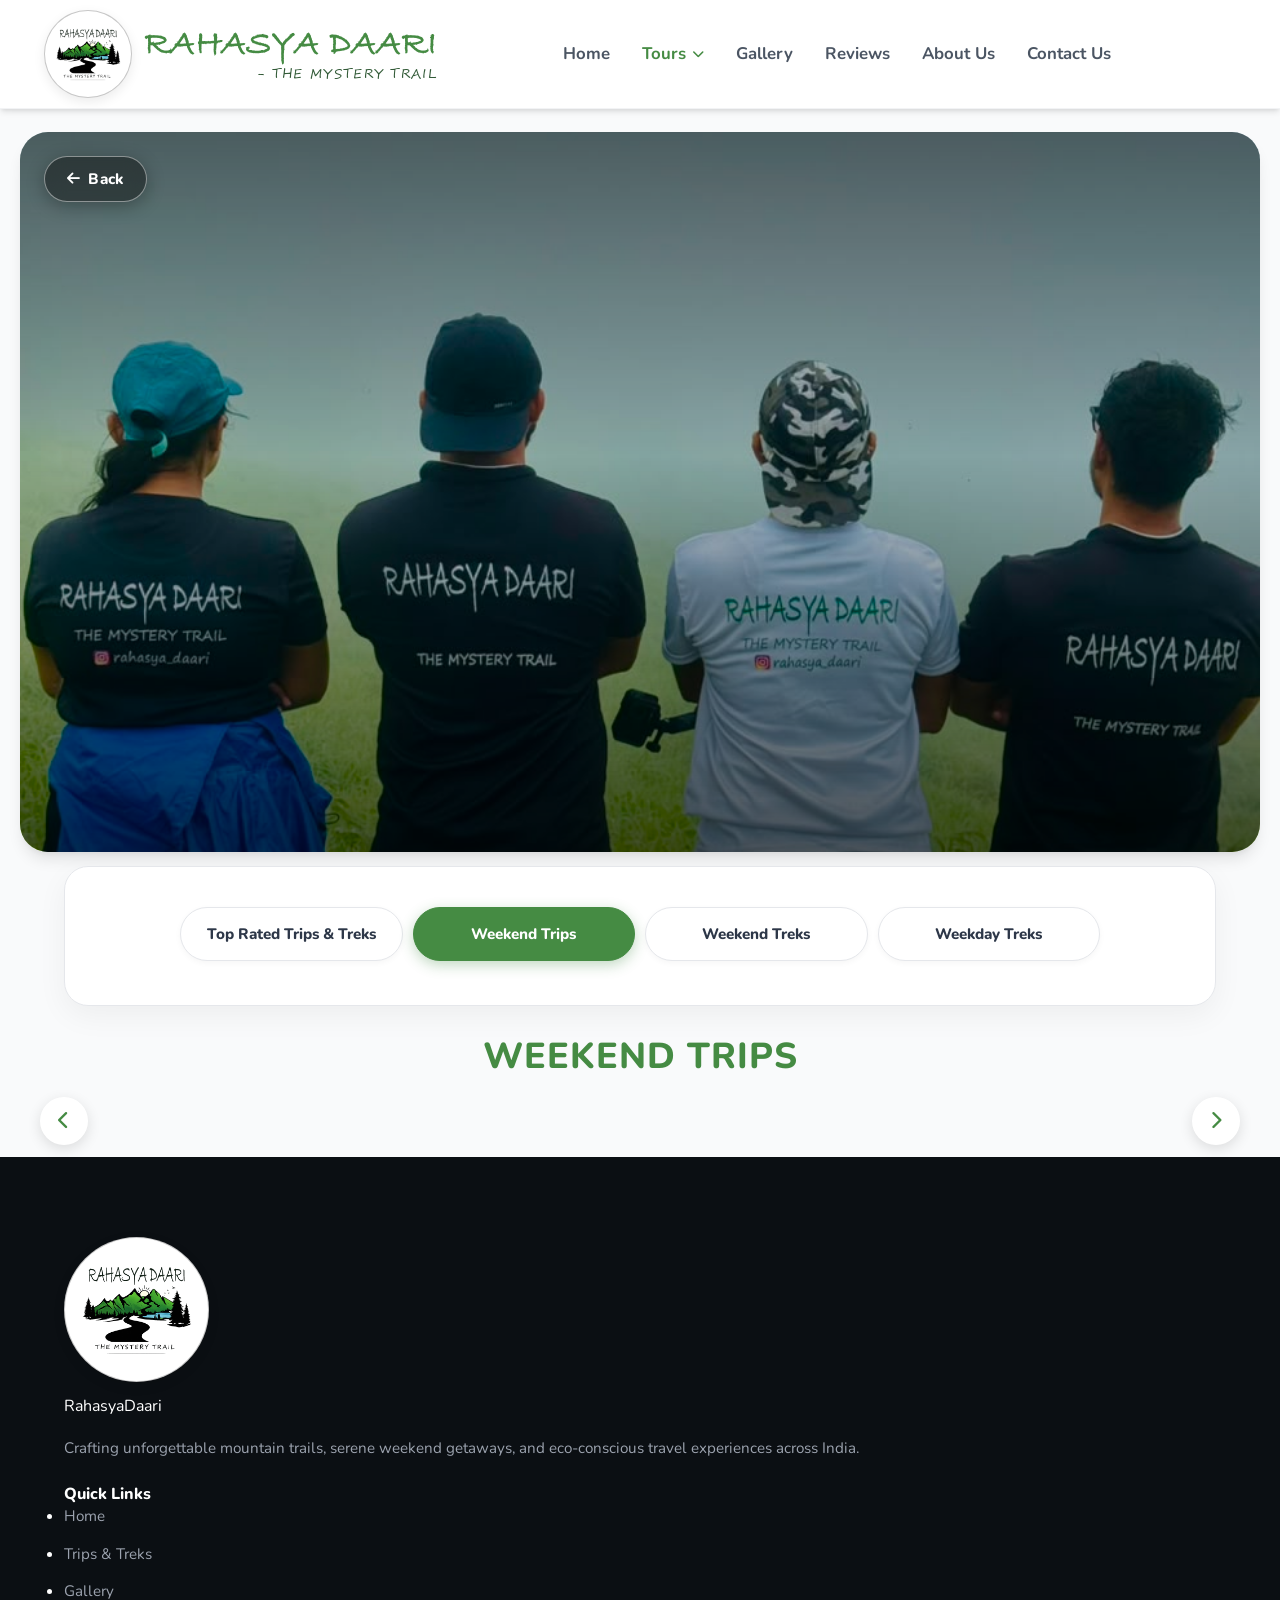
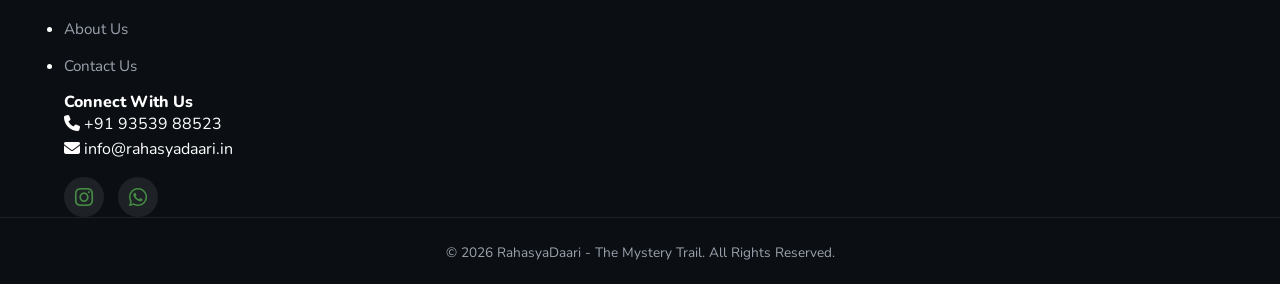
<file: weekend-trips.html>
<!DOCTYPE html>
<html lang="en">

<head>
    <meta charset="UTF-8">
    <meta name="viewport" content="width=device-width, initial-scale=1.0">
    <title>Weekend Trips - Rahasyadaari</title>
    <meta name="description"
        content="Explore curated weekend sightseeing trips and getaways from Bangalore with Rahasyadaari. Experience serene nature, hill stations, and scenic road trips.">
    <!-- Google Fonts: Nunito -->
    <link rel="preconnect" href="https://fonts.googleapis.com">
    <link rel="preconnect" href="https://fonts.gstatic.com" crossorigin>
    <link href="https://fonts.googleapis.com/css2?family=Architects+Daughter&family=Gochi+Hand&family=Kalam:wght@700&family=Patrick+Hand&family=Caveat:wght@700&family=Nunito:wght@300;400;600;700;800;900&display=swap"
        rel="stylesheet">
    <!-- FontAwesome icons -->
    <link rel="stylesheet" href="https://cdnjs.cloudflare.com/ajax/libs/font-awesome/6.4.0/css/all.min.css">
    <!-- Preload custom Bradley Hand font to prevent font flash on refresh -->
    <link rel="preload" href="fonts/BRADHITC.TTF" as="font" type="font/ttf" crossorigin>
    <!-- Custom stylesheet -->
    <link rel="stylesheet" href="styles.css?v=107">
</head>

<body>

    <!-- Header Navigation -->
    <header class="header">
        <div class="header-container">
            <a href="index.html" class="logo-wrapper">
                <img src="images/Branding/logo.png" alt="Rahasyadaari Logo" class="logo-img"
                    onerror="this.style.display='none'; this.nextElementSibling.style.display='block';">
                <div class="logo-fallback" style="display:none;">RD</div>
                <div class="logo-brand-block">
                    <span class="logo-text">RAHASYA DAARI</span>
                    <span class="logo-tagline">- The Mystery Trail</span>
                </div>
            </a>

            <nav class="nav-menu" id="navMenu">
                <a href="index.html" class="nav-link">Home</a>
                <div class="nav-dropdown active-page" id="tripsDropdown">
                    <a href="trips.html" class="nav-link dropdown-toggle active" id="dropdownToggleBtn">
                        Tours <i class="fa-solid fa-chevron-down dropdown-icon"></i>
                    </a>
                    <div class="dropdown-menu">
                        <a href="popular.html" class="dropdown-item">Top Rated Trips & Treks</a>
                        <a href="weekend-trips.html" class="dropdown-item active">Weekend Trips</a>
                        <a href="weekend-treks.html" class="dropdown-item">Weekend Treks</a>
                        <a href="weekday.html" class="dropdown-item">Weekday Treks</a>
                    </div>
                </div>
                <a href="gallery.html" class="nav-link">Gallery</a>
                <a href="index.html#reviews" class="nav-link">Reviews</a>
                <a href="about.html" class="nav-link">About Us</a>
                <a href="contact.html" class="nav-link">Contact Us</a>
            </nav>

            <div class="nav-actions">
                <button class="mobile-nav-toggle" id="mobileNavToggle" aria-label="Toggle navigation menu">
                    <i class="fa-solid fa-bars"></i>
                </button>
            </div>
        </div>
    </header>

    <!-- Main Content Container -->
    <main class="main-content" id="homePage">

        <!-- Hero Section -->
        <section class="hero-section">
            <div class="hero-container">
                <a href="index.html" class="hero-back-btn" aria-label="Back to Home" title="Back to Home">
                    <i class="fa-solid fa-arrow-left"></i> Back
                </a>
                <div class="hero-bg-slider">
                    <div class="hero-bg-slide active" style="background-image: url('images/Branding/hero2.jpeg');"></div>
                    <div class="hero-bg-slide" style="background-image: url('images/Branding/hero1.jpeg');"></div>
                    <div class="hero-bg-slide" style="background-image: url('images/Branding/hero3.jpeg');"></div>
                    <div class="hero-bg-slide" style="background-image: url('images/Branding/hero4.jpeg');"></div>
                    <div class="hero-bg-slide" style="background-image: url('images/Branding/home5.jpeg');"></div>
                </div>
                <div class="hero-overlay"></div>
            </div>
        </section>

        <!-- Quick Category Section Jump Bar -->
        <section class="trip-nav-section" id="tripNavSection">
            <div class="container">
                <div class="trip-nav-card text-center">
                    <div class="trip-radio-group" role="radiogroup" aria-label="Trip Categories">
                        <a href="popular.html" class="trip-radio-pill">
                            <span class="pill-text">Top Rated Trips & Treks</span>
                        </a>
                        <a href="weekend-trips.html" class="trip-radio-pill active">
                            <span class="pill-text">Weekend Trips</span>
                        </a>
                        <a href="weekend-treks.html" class="trip-radio-pill">
                            <span class="pill-text">Weekend Treks</span>
                        </a>
                        <a href="weekday.html" class="trip-radio-pill">
                            <span class="pill-text">Weekday Treks</span>
                        </a>
                    </div>
                </div>
            </div>
        </section>

        <!-- Weekend Trips Catalog Section -->
        <section class="filter-section" id="trips" style="padding-top: 40px; background-color: var(--light-neutral);">
            <div class="container">
                <div class="section-header text-center">
                    <h2 class="section-title brand-section-title">WEEKEND TRIPS</h2>
                </div>

                <!-- Active Filter Banner (hidden by default) -->
                <div id="filterBanner" class="filter-banner" style="display: none;">
                    <span>Showing treks and tours in <strong id="filterStateName">Karnataka</strong></span>
                    <button class="btn-clear-filter" onclick="clearStateFilter()">Show All <i
                            class="fa-solid fa-xmark"></i></button>
                </div>

                <!-- Carousel Container for Trips -->
                <div class="carousel-container">
                    <button class="carousel-nav prev-btn" id="tripsPrevBtn" aria-label="Previous trip"><i
                            class="fa-solid fa-chevron-left"></i></button>
                    <div class="carousel-viewport">
                        <div class="trek-grid" id="tripsGrid">
                            <!-- Cards populated dynamically by script.js -->
                        </div>
                    </div>
                    <button class="carousel-nav next-btn" id="tripsNextBtn" aria-label="Next trip"><i
                            class="fa-solid fa-chevron-right"></i></button>
                </div>
            </div>
        </section>

    </main>

    <!-- Details Page Container (Shows when URL hash is #trek-[id]) -->
    <main class="details-page-content" id="detailsPage" style="display: none;">
        <section class="details-hero">
            <div class="details-hero-container">
                <div class="details-hero-bg" id="detailsHeroBg"></div>
                <div class="details-hero-overlay"></div>
                <div class="details-hero-content-wrapper">
                    <button class="btn-back-home" id="btnBackHome" onclick="goHome()" aria-label="Go back to trips">
                        <i class="fa-solid fa-arrow-left"></i> BACK TO TRIPS
                    </button>
                    <div class="details-hero-text">
                        <span class="badge" id="detailsCategoryBadge">Trip</span>
                        <h2 class="details-trek-title" id="detailsTitle">Trip Title</h2>
                        <p class="details-trek-location" id="detailsSubtitle"><i class="fa-solid fa-location-dot"></i> Location</p>
                    </div>
                </div>
            </div>
        </section>

        <div class="container details-container" style="padding-top: 30px; padding-bottom: 60px;">
            <div class="details-layout-grid">
                <div class="details-main">
                    <div class="details-card">
                        <h3 class="details-card-heading"><i class="fa-solid fa-circle-info"></i> About The Experience</h3>
                        <p class="details-trek-description" id="detailsDescription">Detailed description goes here...</p>

                        <div id="detailsHighlightsContainer" style="display: none; margin-top: 32px; margin-bottom: 32px;">
                            <h4 class="details-subheading"><i class="fa-solid fa-star"></i> Key Highlights</h4>
                            <div class="highlights-grid" id="detailsHighlights"></div>
                        </div>

                        <div class="itinerary-wrapper" style="margin-top: 36px;">
                            <h3 class="details-card-heading"><i class="fa-solid fa-route"></i> Detailed Itinerary</h3>
                            <div class="itinerary-timeline" id="detailsItinerary"></div>
                        </div>
                    </div>
                </div>

                <div class="details-sidebar">
                    <div class="details-card sidebar-card">
                        <h3 class="sidebar-card-title"><i class="fa-solid fa-ticket"></i> Tour Summary</h3>
                        <div class="stat-row">
                            <span>Duration</span>
                            <strong id="detailsDuration">2 Days</strong>
                        </div>
                        <div class="stat-row">
                            <span>Max Altitude</span>
                            <strong id="detailsAltitude">1,712 m</strong>
                        </div>
                        <div class="stat-row">
                            <span>Trek Distance</span>
                            <strong id="detailsDistance">22 km</strong>
                        </div>
                        <div class="stat-row">
                            <span>Price</span>
                            <strong id="detailsPrice" style="color: var(--primary-green);"><span class="price-strikethrough">₹4,500</span> <span class="price-current">₹4,200</span> /person</strong>
                        </div>
                        <div class="stat-row" id="rowAdvance" style="display: none;">
                            <span>Advance Amount</span>
                            <strong id="detailsAdvance">₹1,500 /person</strong>
                        </div>

                        <button class="btn btn-primary btn-block btn-book-now" id="detailsBookBtn" style="margin-top: 24px; padding: 14px; font-size: 1rem; border-radius: 50px;">
                            CHECK THE AVAILABILITY <i class="fa-solid fa-calendar-check"></i>
                        </button>
                    </div>

                    <div class="includes-card" style="margin-top: 24px;">
                        <h4 class="includes-heading"><i class="fa-solid fa-circle-check"></i> What's Included</h4>
                        <ul class="includes-list" id="detailsInclusions"></ul>
                    </div>

                    <div class="includes-card excludes-card" style="margin-top: 24px;">
                        <h4 class="includes-heading excludes-heading"><i class="fa-solid fa-circle-xmark"></i> What's Excluded</h4>
                        <ul class="includes-list excludes-list" id="detailsExclusions"></ul>
                    </div>

                    <div class="includes-card" id="detailsPickupCard" style="display: none; margin-top: 24px;">
                        <h4 class="includes-heading"><i class="fa-solid fa-bus"></i> Bangalore Pickups</h4>
                        <ul class="pickup-list" id="detailsPickupLocations"></ul>
                    </div>
                </div>
            </div>
        </div>
    </main>

    <!-- Footer -->
    <footer class="footer">
        <div class="container footer-container">
            <div class="footer-brand">
                <div class="footer-logo">
                    <img src="images/Branding/logo.png" alt="Rahasya Daari Logo" class="footer-logo-img">
                    <span>RahasyaDaari</span>
                </div>
                <p class="footer-tagline">Crafting unforgettable mountain trails, serene weekend getaways, and eco-conscious travel experiences across India.</p>
            </div>
            <div class="footer-links">
                <h4>Quick Links</h4>
                <ul>
                    <li><a href="index.html">Home</a></li>
                    <li><a href="trips.html">Trips & Treks</a></li>
                    <li><a href="gallery.html">Gallery</a></li>
                    <li><a href="about.html">About Us</a></li>
                    <li><a href="contact.html">Contact Us</a></li>
                </ul>
            </div>
            <div class="footer-contact">
                <h4>Connect With Us</h4>
                <p><i class="fa-solid fa-phone"></i> +91 93539 88523</p>
                <p><i class="fa-solid fa-envelope"></i> info@rahasyadaari.in</p>
                <div class="social-links" style="margin-top: 14px; display: flex; gap: 14px;">
                    <a href="https://www.instagram.com/rahasyadaari/" target="_blank" rel="noopener noreferrer" style="color: var(--primary-green); font-size: 1.3rem;"><i class="fa-brands fa-instagram"></i></a>
                    <a href="https://wa.me/919353988523" target="_blank" rel="noopener noreferrer" style="color: var(--primary-green); font-size: 1.3rem;"><i class="fa-brands fa-whatsapp"></i></a>
                </div>
            </div>
        </div>
        <div class="footer-bottom text-center">
            <p>&copy; 2026 RahasyaDaari - The Mystery Trail. All Rights Reserved.</p>
        </div>
    </footer>

    <!-- Scripts -->
    <script src="images.js"></script>
    <script src="trips-data.js"></script>
    <script src="reviews-data.js"></script>
    <script src="youtube-data.js"></script>
    <script src="reels-data.js"></script>
    <script src="script.js"></script>
</body>

</html>
</file>
<file: styles.css>
@import url('https://fonts.googleapis.com/css2?family=Architects+Daughter&family=Gochi+Hand&family=Kalam:wght@700&family=Patrick+Hand&family=Caveat:wght@700&family=Satisfy&family=Kaushan+Script&family=Courgette&family=Marck+Script&family=Nunito:wght@300;400;600;700;800;900&display=swap');

/* Custom Web Fonts - ITC Bradley Hand Regular & Segoe Print Regular */
@font-face {
    font-family: 'Bradley Hand ITC';
    src: url('fonts/BRADHITC.TTF') format('truetype');
    font-weight: normal;
    font-style: normal;
    font-display: block;
}

@font-face {
    font-family: 'Segoe Print';
    src: url('fonts/segoepr.ttf') format('truetype');
    font-weight: normal;
    font-style: normal;
    font-display: block;
}

/* Custom Variables & Design Tokens */
:root {
    --primary-green: #458B43;        /* Logo Green */
    --primary-green-hover: #377335;  /* Darker shade */
    --light-green: #E8F5E9;          /* Tint green */
    --accent-blue: #5DAAD6;           /* Logo Lake Blue */
    --dark-neutral: #0B0F13;         /* Deep Obsidian Black */
    --light-neutral: #F9FAFB;        /* Cool white */
    --border-color: #E5E7EB;         /* Subtle gray border */
    --text-primary: #1F2937;         /* Charcoal dark */
    --text-secondary: #4B5563;       /* Medium gray */
    --font-main: 'Nunito', sans-serif;
    --font-handwriting: 'Satisfy', 'Kaushan Script', 'Courgette', cursive;
    --font-bradley: 'Bradley Hand ITC', 'Bradley Hand', 'Architects Daughter', cursive;
    --font-segoe: 'Segoe Print', 'Patrick Hand', cursive;
    --font-brand: 'Architects Daughter', 'Bradley Hand ITC', 'Segoe Print', cursive;
    
    /* Box Shadows */
    --shadow-sm: 0 1px 2px 0 rgba(0, 0, 0, 0.05);
    --shadow-md: 0 4px 6px -1px rgba(0, 0, 0, 0.1), 0 2px 4px -1px rgba(0, 0, 0, 0.06);
    --shadow-lg: 0 10px 15px -3px rgba(0, 0, 0, 0.1), 0 4px 6px -2px rgba(0, 0, 0, 0.05);
    --shadow-glow: 0 0 15px rgba(69, 139, 67, 0.35);
}
/* Smooth Scrolling & Universal Header Offset Anchor */
html {
    scroll-behavior: smooth;
}

section[id], div[id] {
    scroll-margin-top: 85px;
}

/* Scroll Progress Bar (Top of Screen) */
.scroll-progress-bar {
    position: fixed;
    top: 0;
    left: 0;
    height: 3px;
    background: linear-gradient(90deg, #183e20, #458b43, #a3e635);
    z-index: 10001;
    width: 0%;
    transition: width 0.08s linear;
    pointer-events: none;
}

/* Scroll-Triggered Reveal Animations (Hardware Accelerated) */
.reveal-fade-up {
    opacity: 0;
    transform: translate3d(0, 30px, 0);
    transition: opacity 0.75s cubic-bezier(0.16, 1, 0.3, 1), transform 0.75s cubic-bezier(0.16, 1, 0.3, 1);
    will-change: opacity, transform;
}

.reveal-fade-up.is-revealed {
    opacity: 1;
    transform: translate3d(0, 0, 0);
}

.reveal-fade-in {
    opacity: 0;
    transition: opacity 0.85s cubic-bezier(0.16, 1, 0.3, 1);
    will-change: opacity;
}

.reveal-fade-in.is-revealed {
    opacity: 1;
}

/* Reduced motion accessibility check */
@media (prefers-reduced-motion: reduce) {
    .reveal-fade-up,
    .reveal-fade-in {
        opacity: 1 !important;
        transform: none !important;
        transition: none !important;
    }
}

/* Reset and Base Styles */
* {
    margin: 0;
    padding: 0;
    box-sizing: border-box;
}

html {
    scroll-behavior: smooth;
    font-size: 16px;
}

body {
    font-family: var(--font-main);
    background-color: var(--light-neutral);
    color: var(--text-primary);
    line-height: 1.6;
    overflow-x: hidden;
}

/* Subtle background logo watermark */
body::before {
    content: "";
    position: fixed;
    top: 50%;
    left: 50%;
    transform: translate(-50%, -50%);
    width: 45vw;
    height: 45vw;
    max-width: 450px;
    max-height: 450px;
    background-image: url('images/Branding/logo.png');
    background-size: contain;
    background-repeat: no-repeat;
    background-position: center;
    opacity: 0.06; /* Crisp yet soft */
    filter: grayscale(100%); /* Keeps it matching and clean */
    mix-blend-mode: multiply; /* Blends it seamlessly, removing any white background boxes */
    pointer-events: none;
    z-index: -1;
}

/* Custom Scrollbar */
::-webkit-scrollbar {
    width: 10px;
}
::-webkit-scrollbar-track {
    background: #f1f1f1;
}
::-webkit-scrollbar-thumb {
    background: var(--primary-green);
    border-radius: 5px;
}
::-webkit-scrollbar-thumb:hover {
    background: var(--primary-green-hover);
}

/* Global Layout Utilities */
.container {
    width: 100%;
    max-width: 1200px;
    margin: 0 auto;
    padding: 0 24px;
}

.grid {
    display: grid;
    gap: 32px;
}

.grid-2-col {
    grid-template-columns: repeat(2, 1fr);
}

.grid-4-col {
    grid-template-columns: repeat(4, 1fr);
}

.text-center {
    text-align: center;
}

/* General Typography */
h1, h2, h3, h4, h5, h6 {
    font-weight: 800;
    line-height: 1.25;
}

.section-header {
    margin-bottom: 20px;
    max-width: 700px;
    margin-left: auto;
    margin-right: auto;
}

.section-tag {
    display: inline-block;
    color: var(--primary-green);
    font-weight: 800;
    font-size: 0.9rem;
    text-transform: uppercase;
    letter-spacing: 2px;
    margin-bottom: 8px;
}

.section-title {
    font-size: 2.25rem;
    color: var(--text-primary);
    margin-bottom: 16px;
}

.section-desc {
    color: var(--text-secondary);
    font-size: 1.1rem;
}

/* Buttons */
.btn {
    display: inline-flex;
    align-items: center;
    justify-content: center;
    gap: 8px;
    font-family: var(--font-main);
    font-weight: 800;
    font-size: 0.95rem;
    padding: 12px 28px;
    border-radius: 50px;
    cursor: pointer;
    transition: all 0.3s cubic-bezier(0.4, 0, 0.2, 1);
    border: none;
    text-decoration: none;
}

.btn-primary {
    background-color: var(--primary-green);
    color: #ffffff;
    box-shadow: var(--shadow-sm);
}

.btn-primary:hover {
    background-color: var(--primary-green-hover);
    transform: translateY(-2px);
    box-shadow: var(--shadow-glow);
}

.btn-secondary {
    background-color: #ffffff;
    color: var(--text-primary);
    border: 2px solid var(--border-color);
}

.btn-secondary:hover {
    background-color: #f3f4f6;
    border-color: var(--text-secondary);
}

.btn-block {
    width: 100%;
}

/* Header & Navigation Bar */
/* Header & Navigation Bar */
.header {
    position: fixed;
    top: 0;
    left: 0;
    width: 100%;
    z-index: 100;
    background-color: #ffffff;
    box-shadow: var(--shadow-md);
    border-bottom: 1px solid rgba(229, 231, 235, 0.5);
    transition: all 0.4s cubic-bezier(0.4, 0, 0.2, 1);
}

.header.header-scrolled {
    background-color: rgba(255, 255, 255, 0.94) !important;
    backdrop-filter: blur(16px) !important;
    -webkit-backdrop-filter: blur(16px) !important;
    box-shadow: 0 10px 30px rgba(0, 0, 0, 0.08) !important;
}

.header-container {
    max-width: 1240px;
    margin: 0 auto;
    padding: 10px 24px;
    display: flex;
    align-items: center;
    justify-content: space-between;
    transition: all 0.4s cubic-bezier(0.4, 0, 0.2, 1);
}

/* Logo structure */
.logo-wrapper {
    display: flex;
    align-items: center;
    gap: 12px;
    text-decoration: none;
    color: var(--text-primary);
}

.logo-img {
    height: 88px !important;
    width: 88px !important;
    object-fit: contain;
    display: block !important;
    background-color: #ffffff !important;
    border-radius: 50% !important;
    padding: 3px !important;
    border: 1.5px solid rgba(0, 0, 0, 0.22) !important;
    box-shadow: 0 4px 12px rgba(0, 0, 0, 0.08) !important;
    transition: transform 0.3s ease;
}

.logo-wrapper:hover .logo-img {
    transform: scale(1.05);
}

.logo-fallback {
    display: none !important;
}

.footer-logo-img {
    height: 145px !important;
    width: 145px !important;
    object-fit: contain;
    margin-bottom: 12px;
    display: block !important;
    background-color: #ffffff !important;
    border-radius: 50% !important;
    padding: 4px !important;
    border: 1.5px solid rgba(0, 0, 0, 0.22) !important;
    box-shadow: 0 4px 12px rgba(0, 0, 0, 0.1) !important;
}

.logo-brand-block {
    display: flex;
    flex-direction: column;
    justify-content: center;
    line-height: 1.12;
}

.logo-brand-text-img {
    height: 26px;
    width: auto;
    max-width: 195px;
    object-fit: contain;
    display: block;
    filter: drop-shadow(0 1px 1px rgba(0,0,0,0.05));
    transition: transform 0.3s ease;
}

.logo-wrapper:hover .logo-brand-text-img {
    transform: scale(1.02);
}

.logo-text {
    font-family: var(--font-bradley);
    font-size: 2.15rem;
    font-weight: 700;
    text-transform: uppercase;
    letter-spacing: 1px;
    color: var(--primary-green);
    white-space: nowrap;
    display: inline-block;
    transition: all 0.4s ease;
}

.logo-tagline {
    font-family: var(--font-segoe);
    font-size: 0.82rem;
    font-weight: 400;
    text-transform: uppercase;
    letter-spacing: 1.3px;
    color: #27522d;
    margin-top: 1px;
    white-space: nowrap;
    display: block;
    text-align: right;
    align-self: flex-end;
    opacity: 0.95;
}

.logo-text-short {
    display: none;
}

.logo-text-full {
    display: inline;
    white-space: nowrap;
}

.footer .logo-text-short {
    display: none !important;
}

.footer .logo-text-full {
    display: inline !important;
}

/* Nav Links */
.nav-menu {
    display: flex;
    align-items: center;
    gap: 32px;
    transition: all 0.3s ease;
}

.nav-link {
    text-decoration: none;
    color: var(--text-secondary);
    font-weight: 700;
    font-size: 1.05rem;
    transition: color 0.2s ease;
}

.nav-link:hover, .nav-link.active {
    color: var(--primary-green);
}

.btn-contact-top {
    display: inline-flex;
    align-items: center;
    justify-content: center;
    gap: 8px;
    font-weight: 800;
    letter-spacing: 0.5px;
    white-space: nowrap;
    flex-shrink: 0;
}

.btn-contact-text-short {
    display: none;
}

.btn-contact-text-full {
    display: inline;
}

.btn-contact-top.active-page {
    background-color: #183e20;
    box-shadow: 0 0 0 3px rgba(24, 62, 32, 0.25);
}

/* Navigation Dropdown Styles */
.nav-dropdown {
    position: relative;
    display: inline-block;
}

.dropdown-toggle {
    display: inline-flex;
    align-items: center;
    gap: 6px;
    cursor: pointer;
}

.dropdown-icon {
    font-size: 0.75rem;
    transition: transform 0.3s ease;
}

.nav-dropdown.active .dropdown-icon {
    transform: rotate(180deg);
}

.dropdown-menu {
    position: absolute;
    top: 100%;
    left: 50%;
    transform: translateX(-50%) translateY(10px);
    background-color: #ffffff;
    border-radius: 12px;
    box-shadow: 0 10px 30px rgba(0, 0, 0, 0.1);
    border: 1px solid var(--border-color);
    padding: 8px 0;
    min-width: 225px;
    width: max-content;
    opacity: 0;
    pointer-events: none;
    transition: all 0.3s cubic-bezier(0.4, 0, 0.2, 1);
    z-index: 150;
}

.dropdown-menu.show {
    opacity: 1;
    pointer-events: auto;
    transform: translateX(-50%) translateY(0);
}

.dropdown-item {
    display: block;
    padding: 10px 22px;
    color: var(--text-secondary);
    text-decoration: none;
    font-weight: 700;
    font-size: 0.95rem;
    transition: all 0.2s ease;
    text-align: left;
    white-space: nowrap;
}

.dropdown-item:hover {
    background-color: var(--light-green);
    color: var(--primary-green);
    padding-left: 26px;
}

/* Filter Banner Styles */
.filter-banner {
    display: flex;
    align-items: center;
    justify-content: space-between;
    background-color: var(--light-green);
    border: 1px solid rgba(69, 139, 67, 0.15);
    border-left: 4px solid var(--primary-green);
    padding: 14px 24px;
    border-radius: 12px;
    margin-bottom: 32px;
    font-family: var(--font-main);
    color: var(--text-primary);
    font-size: 1rem;
    box-shadow: var(--shadow-sm);
    animation: fadeIn 0.4s ease;
}

.filter-banner strong {
    color: var(--primary-green);
    font-weight: 800;
}

.btn-clear-filter {
    background-color: #ffffff;
    border: 1px solid var(--border-color);
    border-radius: 50px;
    padding: 6px 14px;
    color: var(--text-secondary);
    font-weight: 800;
    cursor: pointer;
    display: flex;
    align-items: center;
    gap: 6px;
    font-size: 0.85rem;
    transition: all 0.3s ease;
    font-family: var(--font-main);
}

.btn-clear-filter:hover {
    background-color: #FEE2E2;
    color: #E03E3E;
    border-color: #FCA5A5;
}

/* No Trips Message */
.no-trips-message {
    width: 100%;
    text-align: center;
    padding: 48px 24px;
    background-color: #ffffff;
    border-radius: 20px;
    border: 2px dashed var(--border-color);
    color: var(--text-secondary);
    font-family: var(--font-main);
    display: flex;
    flex-direction: column;
    align-items: center;
    justify-content: center;
    gap: 12px;
    box-shadow: var(--shadow-sm);
}

.no-trips-message i {
    font-size: 2.5rem;
    color: var(--primary-green);
    opacity: 0.4;
}

.no-trips-message p {
    font-size: 1.05rem;
    font-weight: 700;
}

.nav-actions {
    display: flex;
    align-items: center;
    gap: 12px;
}

.mobile-nav-toggle {
    display: none;
    background: none;
    border: none;
    font-size: 1.65rem;
    color: var(--text-primary);
    cursor: pointer;
}

/* Hero Section (Inset Card Style) */
.hero-section {
    padding: 132px 20px 0 20px; /* Leaves clear space after header */
    background-color: var(--light-neutral);
    transition: padding 0.4s cubic-bezier(0.4, 0, 0.2, 1);
}

.hero-container {
    position: relative;
    width: 100%;
    max-width: 1440px;
    height: clamp(650px, 80vh, 900px);
    margin: 0 auto;
    border-radius: 28px;
    overflow: hidden;
    display: flex;
    align-items: center;
    justify-content: center;
    box-shadow: var(--shadow-lg);
}

.hero-bg-slider {
    position: absolute;
    top: 0;
    left: 0;
    width: 100%;
    height: 100%;
    z-index: 1;
}

.hero-bg-slide {
    position: absolute;
    top: 0;
    left: 0;
    width: 100%;
    height: 100%;
    background-size: cover;
    background-position: center center;
    background-repeat: no-repeat;
    opacity: 0;
    transition: opacity 0.8s ease-in-out;
    transform: translateZ(0) scale(1.0);
    image-rendering: -webkit-optimize-contrast;
    image-rendering: crisp-edges;
    backface-visibility: hidden;
}

.hero-bg-slide.active {
    opacity: 1;
    z-index: 2;
}

.hero-bg-slide.previous {
    opacity: 0;
    z-index: 1;
}

.hero-overlay {
    position: absolute;
    top: 0;
    left: 0;
    width: 100%;
    height: 100%;
    background: linear-gradient(180deg, rgba(0,0,0,0.55) 0%, rgba(0,0,0,0.2) 45%, rgba(0,0,0,0.65) 100%);
    z-index: 3;
}

.hero-content {
    position: relative;
    z-index: 10;
    text-align: center;
    color: #ffffff;
    max-width: 860px;
    width: 100%;
    height: 100%;
    padding: 56px 24px 44px 24px;
    display: flex;
    flex-direction: column;
    justify-content: space-between;
    align-items: center;
}

.hero-text-block {
    display: flex;
    flex-direction: column;
    align-items: center;
    width: 100%;
}

.hero-title {
    font-family: 'Segoe Print', 'Patrick Hand', var(--font-segoe), cursive !important;
    font-size: 2.85rem;
    font-weight: 400 !important;
    text-transform: uppercase !important;
    letter-spacing: 1.5px;
    margin-bottom: 6px;
    text-shadow: 0 3px 12px rgba(0, 0, 0, 0.7);
    line-height: 1.25;
    animation: fadeInUp 0.8s ease;
}

.hero-subtitle {
    font-family: 'Segoe Print', 'Patrick Hand', var(--font-segoe), cursive !important;
    font-size: 1.65rem;
    font-weight: 400 !important;
    text-transform: uppercase !important;
    letter-spacing: 1.2px;
    text-shadow: 0 2px 8px rgba(0, 0, 0, 0.7);
    opacity: 0.96;
    margin-bottom: 0;
    animation: fadeInUp 1s ease;
}

.hero-cta-group {
    margin-top: auto;
    margin-bottom: 24px;
    animation: fadeInUp 1.2s ease;
}

.btn-hero-cta {
    background-color: var(--primary-green);
    color: #ffffff !important;
    font-size: 1.15rem;
    font-weight: 800;
    padding: 16px 44px;
    border-radius: 50px;
    text-transform: uppercase;
    letter-spacing: 1.8px;
    box-shadow: 0 8px 24px rgba(69, 139, 67, 0.5), 0 2px 8px rgba(0, 0, 0, 0.3);
    display: inline-flex;
    align-items: center;
    gap: 12px;
    transition: all 0.35s cubic-bezier(0.4, 0, 0.2, 1);
    text-decoration: none;
    border: 2px solid rgba(255, 255, 255, 0.25);
}

.btn-hero-cta:hover {
    background-color: var(--primary-green-hover);
    transform: translateY(-3px) scale(1.04);
    box-shadow: 0 12px 32px rgba(69, 139, 67, 0.7), 0 4px 12px rgba(0, 0, 0, 0.4);
    border-color: #ffffff;
}

.btn-hero-cta i {
    transition: transform 0.3s ease;
}

.btn-hero-cta:hover i {
    transform: translateX(4px);
}

/* Trek Search & Filter Section */
.filter-section {
    padding: 30px 0 0 0;
}

.filters-bar {
    display: flex;
    align-items: center;
    justify-content: space-between;
    flex-wrap: wrap;
    gap: 20px;
    margin-bottom: 40px;
    padding: 16px 24px;
    background-color: var(--light-neutral);
    border-radius: 20px;
    box-shadow: var(--shadow-sm);
}

.search-box {
    position: relative;
    flex: 1;
    min-width: 280px;
}

.search-icon {
    position: absolute;
    left: 16px;
    top: 50%;
    transform: translateY(-50%);
    color: var(--text-secondary);
}

#trekSearchInput {
    width: 100%;
    padding: 12px 16px 12px 48px;
    border-radius: 50px;
    border: 1px solid var(--border-color);
    font-family: var(--font-main);
    font-size: 0.95rem;
    outline: none;
    transition: all 0.3s ease;
}

#trekSearchInput:focus {
    border-color: var(--primary-green);
    box-shadow: 0 0 0 3px rgba(69, 139, 67, 0.15);
}

.filter-options {
    display: flex;
    gap: 8px;
}

.filter-btn {
    background-color: #ffffff;
    border: 1px solid var(--border-color);
    padding: 10px 20px;
    border-radius: 50px;
    font-family: var(--font-main);
    font-weight: 700;
    color: var(--text-secondary);
    cursor: pointer;
    transition: all 0.3s ease;
}

.filter-btn:hover {
    border-color: var(--primary-green);
    color: var(--primary-green);
}

.filter-btn.active {
    background-color: var(--primary-green);
    color: #ffffff;
    border-color: var(--primary-green);
}

/* Trek Cards Grid / Carousel Track */
.trek-grid {
    display: grid;
    grid-template-columns: repeat(auto-fill, minmax(300px, 1fr));
    gap: 32px;
}

/* Slider Carousel Styles */
.carousel-container {
    position: relative;
    display: flex;
    align-items: center;
    width: 100%;
}

.carousel-viewport {
    overflow-x: auto;
    width: 100%;
    scroll-behavior: smooth;
    scrollbar-width: none; /* Hide scrollbar in Firefox */
    padding: 10px 4px;
    scroll-snap-type: x mandatory;
    scroll-padding: 0 8px;
}

.carousel-viewport::-webkit-scrollbar {
    display: none; /* Hide scrollbar in Chrome/Safari */
}

.carousel-viewport .trek-grid {
    display: flex;
    flex-wrap: nowrap;
    gap: 32px;
    padding: 12px 8px;
}

.carousel-nav {
    position: absolute;
    width: 48px;
    height: 48px;
    border-radius: 50%;
    border: none;
    background: #ffffff;
    box-shadow: 0 4px 14px rgba(0, 0, 0, 0.12);
    display: flex;
    align-items: center;
    justify-content: center;
    cursor: pointer;
    color: var(--primary-green);
    font-size: 1.15rem;
    z-index: 10;
    transition: all 0.3s cubic-bezier(0.4, 0, 0.2, 1);
}

.carousel-nav.prev-btn {
    left: -24px;
}

.carousel-nav.next-btn {
    right: -24px;
}

.carousel-nav:hover {
    background-color: var(--primary-green);
    color: #ffffff;
    transform: scale(1.1);
    box-shadow: var(--shadow-glow);
}

/* Responsive adjustments for scroll buttons on smaller views */
@media (max-width: 768px) {
    .carousel-nav {
        display: none;
    }
}

.trek-card {
    background: #ffffff;
    border-radius: 12px; /* Rounded corners as per image */
    overflow: hidden;
    box-shadow: 0 4px 15px rgba(0, 0, 0, 0.05);
    border: 1px solid var(--border-color);
    transition: all 0.4s cubic-bezier(0.4, 0, 0.2, 1);
    display: flex;
    flex-direction: column;
}

.carousel-viewport .trek-card {
    flex: 0 0 320px; /* Fixed card width in row */
    scroll-snap-align: start;
}

.trek-card:hover {
    transform: translateY(-8px);
    box-shadow: var(--shadow-lg), 0 12px 24px rgba(69, 139, 67, 0.08);
    border-color: rgba(69, 139, 67, 0.2);
}

.trek-card-img-wrapper {
    position: relative;
    height: 290px;
    overflow: hidden;
}

.trek-card-img {
    width: 100%;
    height: 100%;
    object-fit: cover;
    transition: transform 0.5s ease;
}

.trek-card-img[src*="band1.png"] {
    object-position: center bottom;
}

.details-hero-bg-slide[style*="band1.png"] {
    background-position: center bottom !important;
}

.trek-card:hover .trek-card-img {
    transform: scale(1.08);
}

.trek-difficulty-badge {
    position: absolute;
    top: 16px;
    right: 16px;
    padding: 6px 14px;
    border-radius: 50px;
    font-size: 0.8rem;
    font-weight: 800;
    text-transform: uppercase;
    color: #ffffff;
    z-index: 10;
}

.trek-difficulty-badge.easy {
    background-color: var(--accent-blue);
}

.trek-difficulty-badge.moderate {
    background-color: #E28743;
}

.trek-difficulty-badge.difficult {
    background-color: #E03E3E;
}

.trek-card-content {
    padding: 16px;
    display: flex;
    flex-direction: column;
    flex-grow: 1;
}

.brand-section-title {
    color: var(--primary-green);
    font-size: 2.25rem;
    font-weight: 800;
    text-transform: uppercase;
    letter-spacing: 1px;
}

.trek-card-title {
    font-family: var(--font-main);
    font-size: 1.15rem;
    font-weight: 800;
    text-transform: uppercase;
    color: #111111;
    margin-bottom: 6px;
    line-height: 1.35;
}

.trek-card-location {
    font-size: 0.88rem;
    font-weight: 600;
    color: var(--text-secondary);
    line-height: 1.4;
    margin-bottom: 8px;
    display: flex;
    align-items: center;
    gap: 6px;
    white-space: nowrap;
    overflow: hidden;
    text-overflow: ellipsis;
}

.trek-card-location i {
    color: var(--primary-green);
    font-size: 0.92rem;
    flex-shrink: 0;
}

.trek-card-pickup {
    font-size: 0.82rem;
    color: var(--text-secondary);
    line-height: 1.4;
    margin-bottom: 8px;
}

.trek-card-pickup strong {
    color: #111111;
    font-weight: 800;
    display: block;
    margin-bottom: 2px;
}

.card-divider {
    border: 0;
    border-top: 1px solid #ECECEC;
    margin: 6px 0 10px 0;
    width: 100%;
}

.trek-card-footer {
    display: flex;
    align-items: center;
    justify-content: space-between;
    margin-top: auto;
}

.trek-card-duration {
    display: none !important;
}

.trek-card-price {
    display: inline-flex;
    align-items: baseline;
    font-size: 1.15rem;
    font-weight: 900;
}

.price-strikethrough {
    text-decoration: line-through;
    color: #94a3b8;
    font-size: 0.85em;
    font-weight: 500;
    margin-right: 6px;
}

.price-current {
    color: var(--primary-green, #10b981);
    font-weight: 800;
}

#detailsPrice .price-strikethrough {
    font-size: 0.85em;
    color: #94a3b8;
    text-decoration: line-through;
    margin-right: 6px;
    font-weight: 500;
}

#detailsPrice .price-current {
    color: var(--primary-green, #10b981);
    font-weight: 800;
    font-size: 1.25rem;
}

/* About Us Section styling */
.about-section {
    padding: 30px 0 0 0;
    background-color: var(--light-neutral);
}

.about-image-wrapper {
    position: relative;
    height: 100%;
    min-height: 400px;
}

.about-image {
    width: 100%;
    height: 100%;
    background-size: cover;
    background-position: center;
    border-radius: 30px;
    box-shadow: var(--shadow-lg);
    position: relative;
}

.experience-badge {
    position: absolute;
    bottom: -20px;
    right: -20px;
    background-color: var(--primary-green);
    color: white;
    padding: 24px;
    border-radius: 24px;
    box-shadow: var(--shadow-lg);
    text-align: center;
    display: flex;
    flex-direction: column;
    z-index: 10;
}

.exp-num {
    font-size: 2rem;
    font-weight: 900;
    line-height: 1;
}

.exp-text {
    font-size: 0.8rem;
    font-weight: 700;
    text-transform: uppercase;
}

.about-text-content {
    display: flex;
    flex-direction: column;
    justify-content: center;
}

.about-paragraph {
    color: var(--text-secondary);
    font-size: 1.05rem;
    margin-bottom: 20px;
}

/* About Page Specific Layout Classes */
.about-hero-banner {
    background: linear-gradient(180deg, rgba(17, 40, 22, 0.92) 0%, rgba(24, 62, 32, 0.95) 100%), url('images/Hero/hero-bg-landscape.jpg') center/cover no-repeat;
    padding: clamp(75px, 9vw, 130px) 0 clamp(30px, 5vw, 65px);
    text-align: center;
    color: #ffffff;
    position: relative;
}

.about-stat-grid {
    display: grid;
    grid-template-columns: repeat(auto-fit, minmax(160px, 1fr));
    gap: 16px;
    max-width: 850px;
    margin: 0 auto;
}

.about-stat-item {
    background: rgba(255, 255, 255, 0.1);
    backdrop-filter: blur(8px);
    -webkit-backdrop-filter: blur(8px);
    border: 1px solid rgba(255, 255, 255, 0.15);
    border-radius: 16px;
    padding: 18px 12px;
}

.about-stat-num {
    font-size: 1.8rem;
    font-weight: 900;
    margin-bottom: 2px;
}

.about-stat-label {
    font-size: 0.8rem;
    font-weight: 700;
    color: rgba(255, 255, 255, 0.85);
    text-transform: uppercase;
    letter-spacing: 0.5px;
}

.about-story-img-wrap {
    border-radius: 24px;
    overflow: hidden;
    box-shadow: 0 20px 40px rgba(0, 0, 0, 0.12);
    border: 1px solid var(--border-color);
}

.about-story-img {
    width: 100%;
    height: 420px;
    object-fit: cover;
    display: block;
}

.about-tribe-badge {
    position: absolute;
    bottom: -20px;
    right: -20px;
    background: #183e20;
    color: #ffffff;
    padding: 16px 24px;
    border-radius: 18px;
    box-shadow: 0 10px 30px rgba(24, 62, 32, 0.35);
    border: 2px solid rgba(255, 255, 255, 0.2);
}

.about-pillars-grid {
    display: grid;
    grid-template-columns: repeat(auto-fit, minmax(320px, 1fr));
    gap: 32px;
}

.about-pillar-card {
    background: #ffffff;
    border-radius: 22px;
    padding: 36px;
    border: 1px solid #e5e7eb;
    box-shadow: 0 10px 30px rgba(0, 0, 0, 0.03);
    display: flex;
    flex-direction: column;
    justify-content: space-between;
}

/* Stacked About Us, Vision, and Mission Styles */
.about-stacked-container {
    display: flex;
    flex-direction: column;
    gap: 32px;
}

.about-card {
    background: #ffffff;
    border-radius: 24px;
    padding: 40px;
    box-shadow: 0 4px 20px rgba(0, 0, 0, 0.04);
    border: 1px solid var(--border-color);
    transition: all 0.4s cubic-bezier(0.4, 0, 0.2, 1);
    position: relative;
    overflow: hidden;
}



/* About Us Luxury Card */
.about-hero-card {
    background: #ffffff;
    border-radius: 28px;
    padding: 38px 44px;
    box-shadow: 0 10px 35px rgba(0, 0, 0, 0.05);
    border: 1px solid rgba(69, 139, 67, 0.15);
    display: grid;
    grid-template-columns: 200px 1fr;
    gap: 44px;
    align-items: center;
    transition: all 0.3s ease;
}

.about-hero-card:hover {
    box-shadow: 0 14px 40px rgba(69, 139, 67, 0.09);
    border-color: rgba(69, 139, 67, 0.25);
}

.about-logo-col {
    display: flex;
    justify-content: center;
    align-items: center;
}

.about-circular-logo-wrap {
    width: 175px;
    height: 175px;
    border-radius: 50%;
    padding: 6px;
    background: #ffffff;
    border: 3.5px solid #e8f5e9;
    box-shadow: 0 8px 24px rgba(0, 0, 0, 0.08);
    display: flex;
    align-items: center;
    justify-content: center;
    transition: transform 0.4s ease;
}

.about-hero-card:hover .about-circular-logo-wrap {
    transform: scale(1.04);
}

.about-circular-logo-img {
    width: 100%;
    height: 100%;
    object-fit: contain;
    border-radius: 50%;
}

.about-circular-logo-fallback {
    width: 100%;
    height: 100%;
    border-radius: 50%;
    background-color: var(--primary-green);
    color: #ffffff;
    display: flex;
    align-items: center;
    justify-content: center;
    font-size: 2.2rem;
    font-weight: 800;
}

.about-text-col {
    display: flex;
    flex-direction: column;
}

.about-card-heading {
    display: flex;
    align-items: center;
    gap: 12px;
    margin-bottom: 14px;
}

.about-card-heading i {
    font-size: 1.5rem;
    color: var(--primary-green);
}

.about-card-heading h2 {
    font-size: 1.7rem;
    font-weight: 900;
    color: var(--primary-green);
    margin: 0;
    letter-spacing: -0.3px;
}

.about-card-desc {
    color: #4b5563;
    font-size: 0.98rem;
    line-height: 1.65;
    margin: 0 0 12px 0;
}

.about-callout-box {
    background: rgba(69, 139, 67, 0.07);
    border-left: 4px solid var(--primary-green);
    border-radius: 14px;
    padding: 16px 20px;
    display: flex;
    gap: 14px;
    align-items: flex-start;
    margin-top: 8px;
}

.about-callout-icon {
    color: var(--primary-green);
    font-size: 1.3rem;
    margin-top: 2px;
    flex-shrink: 0;
}

.about-callout-text {
    color: #374151;
    font-size: 0.94rem;
    line-height: 1.55;
    margin: 0;
    font-weight: 500;
}

/* Vision & Mission Cards */
.vm-card {
    background: #ffffff;
    border-radius: 24px;
    padding: 34px 40px;
    box-shadow: 0 10px 35px rgba(0, 0, 0, 0.05);
    border: 1px solid rgba(69, 139, 67, 0.15);
    transition: all 0.3s ease;
}

.vm-card:hover {
    box-shadow: 0 14px 40px rgba(69, 139, 67, 0.09);
    border-color: rgba(69, 139, 67, 0.25);
    transform: translateY(-3px);
}

.vm-header {
    display: flex;
    align-items: center;
    gap: 12px;
    margin-bottom: 20px;
}

.vm-header i {
    color: var(--primary-green);
    font-size: 1.45rem;
}

.vm-header h3 {
    font-size: 1.55rem;
    font-weight: 900;
    color: var(--primary-green);
    margin: 0;
}

.vm-list {
    display: flex;
    flex-direction: column;
    gap: 16px;
}

.vm-item {
    display: flex;
    align-items: center;
    gap: 16px;
}

.vm-badge {
    width: 40px;
    height: 40px;
    border-radius: 50%;
    background: #e8f5e9;
    color: var(--primary-green);
    display: flex;
    align-items: center;
    justify-content: center;
    flex-shrink: 0;
    font-size: 1.1rem;
    box-shadow: 0 3px 8px rgba(69, 139, 67, 0.08);
}

.vm-text {
    margin: 0;
    color: #4b5563;
    font-size: 0.96rem;
    line-height: 1.55;
}

/* Responsive Media Queries for About Us Page */
@media (max-width: 768px) {
    .about-hero-card {
        grid-template-columns: 1fr;
        padding: 24px;
        gap: 24px;
        text-align: center;
    }

    .about-card-heading {
        justify-content: center;
    }

    .about-callout-box {
        text-align: left;
    }

    .vm-card {
        padding: 24px;
    }

    .vm-item {
        align-items: flex-start;
    }
}

/* Stats Section */
.stats-section {
    background-color: var(--primary-green);
    color: white;
    padding: 60px 0;
}

.stat-box {
    padding: 16px;
}

.stat-number {
    font-size: 2.75rem;
    font-weight: 900;
    margin-bottom: 4px;
}

.stat-label {
    font-size: 0.95rem;
    font-weight: 700;
    text-transform: uppercase;
    letter-spacing: 1px;
    opacity: 0.9;
}

/* Contact Section & Form */
.contact-section {
    padding: 30px 0;
    background-color: #ffffff;
}

.contact-info-panel {
    display: flex;
    flex-direction: column;
    justify-content: center;
}

.contact-desc {
    color: var(--text-secondary);
    margin-bottom: 32px;
    font-size: 1.05rem;
}

.contact-details {
    display: flex;
    flex-direction: column;
    gap: 24px;
}

.contact-detail-item {
    display: flex;
    align-items: flex-start;
    gap: 16px;
}

.contact-icon {
    font-size: 1.25rem;
    color: var(--primary-green);
    background-color: var(--light-green);
    padding: 14px;
    border-radius: 50%;
}

.contact-detail-item h5 {
    font-size: 1rem;
    font-weight: 700;
    color: var(--text-primary);
}

.contact-detail-item p {
    color: var(--text-secondary);
}

/* Form block */
.contact-form-panel {
    background-color: var(--light-neutral);
    padding: 40px;
    border-radius: 30px;
    box-shadow: var(--shadow-md);
    border: 1px solid var(--border-color);
    position: relative;
    overflow: hidden;
}

.form-group {
    margin-bottom: 20px;
}

.form-group label {
    display: block;
    font-weight: 700;
    margin-bottom: 8px;
    font-size: 0.9rem;
}

.form-group input, .form-group textarea, .form-group select {
    width: 100%;
    padding: 12px 16px;
    border-radius: 12px;
    border: 1px solid var(--border-color);
    font-family: var(--font-main);
    font-size: 0.95rem;
    outline: none;
    background-color: #ffffff;
    transition: all 0.3s ease;
}

.form-group input:focus, .form-group textarea:focus, .form-group select:focus {
    border-color: var(--primary-green);
    box-shadow: 0 0 0 3px rgba(69, 139, 67, 0.15);
}

.success-message {
    display: none;
    position: absolute;
    top: 0;
    left: 0;
    width: 100%;
    height: 100%;
    background-color: var(--light-neutral);
    z-index: 10;
    display: flex;
    flex-direction: column;
    align-items: center;
    justify-content: center;
    padding: 40px;
    text-align: center;
    transform: translateY(100%);
    transition: transform 0.5s cubic-bezier(0.4, 0, 0.2, 1);
}

.success-message.active {
    transform: translateY(0);
    display: flex;
}

.success-icon {
    font-size: 3.5rem;
    color: var(--primary-green);
    margin-bottom: 16px;
}

/* Footer Section */
.footer {
    background-color: var(--dark-neutral);
    color: #ffffff;
    padding: 80px 0 20px 0;
}

.footer-grid {
    display: grid;
    grid-template-columns: 2fr 1fr 1.2fr 1fr;
    gap: 40px;
    margin-bottom: 60px;
}

.footer-brand .logo-text {
    color: #ffffff;
}

.footer-tagline {
    margin-top: 16px;
    color: #9CA3AF;
    font-size: 0.95rem;
    margin-bottom: 24px;
}

.social-links {
    display: flex;
    gap: 12px;
    align-items: center;
}

.social-links a {
    color: #ffffff;
    background-color: rgba(255, 255, 255, 0.08);
    width: 40px;
    height: 40px;
    border-radius: 50%;
    display: flex;
    align-items: center;
    justify-content: center;
    transition: all 0.3s cubic-bezier(0.4, 0, 0.2, 1);
    text-decoration: none;
    font-size: 1.05rem;
}

.social-links a:hover {
    background-color: var(--primary-green);
    transform: translateY(-3px);
}

.social-links a.social-insta:hover {
    background: radial-gradient(circle at 30% 107%, #fdf497 0%, #fdf497 5%, #fd5949 45%, #d6249f 60%, #285AEB 90%);
    box-shadow: 0 4px 15px rgba(214, 36, 159, 0.4);
}

.social-links a.social-youtube:hover {
    background-color: #FF0000;
    box-shadow: 0 4px 15px rgba(255, 0, 0, 0.4);
}

.social-links a.social-maps:hover {
    background-color: #4285F4;
    box-shadow: 0 4px 15px rgba(66, 133, 244, 0.4);
}

.social-links a.social-whatsapp:hover {
    background-color: #25D366;
    box-shadow: 0 4px 15px rgba(37, 211, 102, 0.4);
}

.footer-title {
    font-size: 1.1rem;
    font-weight: 700;
    margin-bottom: 24px;
    position: relative;
    padding-bottom: 8px;
}

.footer-title::after {
    content: '';
    position: absolute;
    bottom: 0;
    left: 0;
    width: 30px;
    height: 3px;
    background-color: var(--primary-green);
    border-radius: 3px;
}

.footer-links {
    list-style: none;
}

.footer-links li {
    margin-bottom: 12px;
}

.footer-links a {
    color: #9CA3AF;
    text-decoration: none;
    transition: color 0.2s ease;
    font-size: 0.95rem;
}

.footer-links a:hover {
    color: #ffffff;
    padding-left: 4px;
}

.footer-bottom {
    border-top: 1px solid rgba(255, 255, 255, 0.08);
    padding-top: 24px;
    text-align: center;
    font-size: 0.85rem;
    color: #9CA3AF;
}

/* Details Page Styling */
.details-page-content {
    padding-top: 155px; /* Space for the fixed header + gap */
    background-color: var(--light-neutral);
    min-height: 100vh;
}

.details-hero {
    padding: 0 24px 24px 24px;
}

.details-hero-container {
    position: relative;
    width: 100%;
    max-width: 1152px;
    height: 720px !important;
    min-height: 720px !important;
    margin: 0 auto;
    border-radius: 30px;
    overflow: hidden;
    display: flex;
    align-items: flex-end;
    box-shadow: var(--shadow-lg);
    background-color: var(--dark-neutral);
}

.details-hero-bg {
    position: absolute;
    top: 0;
    left: 0;
    width: 100%;
    height: 100%;
    z-index: 1;
}

.details-hero-bg-slide {
    position: absolute;
    top: 0;
    left: 0;
    width: 100%;
    height: 100%;
    background-size: cover;
    background-position: center;
    background-repeat: no-repeat;
    opacity: 0;
    transition: opacity 0.8s ease-in-out;
    transform: translateZ(0) scale(1.0);
    image-rendering: -webkit-optimize-contrast;
    image-rendering: crisp-edges;
    backface-visibility: hidden;
}

.details-hero-bg-slide.active {
    opacity: 1;
    z-index: 2;
}

.details-hero-bg-slide.previous {
    opacity: 0;
    z-index: 1;
}

.details-hero-overlay {
    position: absolute;
    top: 0;
    left: 0;
    width: 100%;
    height: 100%;
    background: linear-gradient(180deg, rgba(0, 0, 0, 0.35) 0%, rgba(0, 0, 0, 0.1) 40%, rgba(0, 0, 0, 0.85) 100%);
    z-index: 2;
}

.details-hero-content-wrapper {
    position: relative;
    z-index: 10;
    width: 100%;
    padding: 40px;
    display: flex;
    flex-direction: column;
    height: 100%;
    justify-content: space-between;
}

.btn-back-home {
    align-self: flex-start;
    display: inline-flex;
    align-items: center;
    gap: 8px;
    background-color: rgba(255, 255, 255, 0.25);
    backdrop-filter: blur(8px);
    border: 1px solid rgba(255, 255, 255, 0.3);
    color: #ffffff;
    font-family: var(--font-main);
    font-weight: 800;
    font-size: 0.95rem;
    padding: 10px 20px;
    border-radius: 50px;
    cursor: pointer;
    transition: all 0.3s cubic-bezier(0.4, 0, 0.2, 1);
    box-shadow: 0 4px 12px rgba(0, 0, 0, 0.1);
}

.btn-back-home:hover {
    background-color: #ffffff;
    color: var(--primary-green);
    transform: translateX(-4px);
    box-shadow: var(--shadow-glow);
}

.details-hero-text,
.details-hero-content {
    color: #ffffff !important;
}

.details-trek-title {
    color: #ffffff !important;
    font-size: 2.75rem;
    font-weight: 900;
    margin-top: 8px;
    margin-bottom: 4px;
    text-shadow: 0 2px 10px rgba(0, 0, 0, 0.8), 0 0 20px rgba(0, 0, 0, 0.5);
}

.details-trek-location {
    color: #ffffff !important;
    font-size: 1.1rem;
    opacity: 0.95;
    text-shadow: 0 2px 6px rgba(0, 0, 0, 0.8);
}

.details-trek-location i {
    color: #ffffff !important;
}

.details-body-section {
    padding: 40px 0 80px 0;
}

.grid-2-col-details {
    grid-template-columns: 1.6fr 1fr;
    gap: 40px;
}

.details-main-info {
    padding-right: 40px;
    border-right: 1px solid var(--border-color);
}

.details-trek-description {
    color: var(--text-secondary);
    margin-bottom: 32px;
    font-size: 1.05rem;
    line-height: 1.7;
}

.details-sidebar-info {
    display: flex;
    flex-direction: column;
    gap: 24px;
}

/* Tablet & Mobile responsive styles for details page */
@media (max-width: 992px) {
    .details-page-content {
        padding-top: 95px;
    }
}

@media (max-width: 768px) {
    .details-page-content {
        padding-top: 82px;
    }
    
    .details-hero-container {
        height: 580px;
        border-radius: 20px;
    }
    
    .details-hero-content-wrapper {
        padding: 24px;
    }
    
    .details-trek-title {
        font-size: 2rem;
    }
    
    .grid-2-col-details {
        grid-template-columns: 1fr;
        gap: 32px;
    }
    
    .details-main-info {
        padding-right: 0;
        border-right: none;
        border-bottom: 1px solid var(--border-color);
        padding-bottom: 32px;
    }
}

@media (max-width: 480px) {
    .details-page-content {
        padding-top: 68px;
    }
    
    .details-hero-container {
        height: 500px;
        border-radius: 16px;
    }
    
    .details-hero-content-wrapper {
        padding: 16px;
    }
    
    .btn-back-home {
        padding: 8px 16px;
        font-size: 0.85rem;
    }
    
    .details-trek-title {
        font-size: 1.6rem;
    }
    
    .details-trek-location {
        font-size: 0.95rem;
    }
}

/* Modals Core */
.modal {
    position: fixed;
    top: 0;
    left: 0;
    width: 100%;
    height: 100%;
    z-index: 1000;
    display: flex;
    align-items: center;
    justify-content: center;
    opacity: 0;
    pointer-events: none;
    transition: opacity 0.3s cubic-bezier(0.4, 0, 0.2, 1);
}

.modal.active {
    opacity: 1;
    pointer-events: auto;
}

.modal-overlay {
    position: absolute;
    top: 0;
    left: 0;
    width: 100%;
    height: 100%;
    background-color: rgba(11, 15, 19, 0.6);
    backdrop-filter: blur(8px);
}

.modal-content {
    position: relative;
    background-color: #ffffff;
    border-radius: 30px;
    max-height: 90vh;
    overflow-y: auto;
    z-index: 10;
    box-shadow: var(--shadow-lg);
    transform: translateY(30px);
    transition: transform 0.3s cubic-bezier(0.4, 0, 0.2, 1);
    width: 100%;
    margin: 20px;
}

.modal.active .modal-content {
    transform: translateY(0);
}

.modal-close {
    position: absolute;
    top: 20px;
    right: 20px;
    width: 40px;
    height: 40px;
    border-radius: 50%;
    background-color: rgba(255, 255, 255, 0.9);
    border: none;
    display: flex;
    align-items: center;
    justify-content: center;
    font-size: 1.15rem;
    cursor: pointer;
    box-shadow: var(--shadow-md);
    transition: all 0.2s ease;
    z-index: 20;
}

.modal-close:hover {
    background-color: var(--primary-green);
    color: white;
}

/* Specific Modal Sizing */
.modal-lg {
    max-width: 950px;
}

.modal-md {
    max-width: 550px;
}

/* Trek Detail Modal Elements */
.modal-hero {
    position: relative;
    height: 300px;
    background-size: cover;
    background-position: center;
    display: flex;
    align-items: flex-end;
    padding: 40px;
    color: white;
}

.modal-hero-overlay {
    position: absolute;
    top: 0;
    left: 0;
    width: 100%;
    height: 100%;
    background: linear-gradient(360deg, rgba(0,0,0,0.8) 0%, rgba(0,0,0,0) 80%);
}

.modal-hero-content {
    position: relative;
    z-index: 5;
}

.modal-trek-title {
    font-size: 2.25rem;
    font-weight: 900;
    margin-top: 8px;
    margin-bottom: 4px;
}

.modal-trek-location {
    font-size: 1rem;
    opacity: 0.9;
}

.badge {
    display: inline-block;
    padding: 6px 12px;
    border-radius: 50px;
    font-size: 0.75rem;
    font-weight: 800;
    text-transform: uppercase;
    background-color: var(--primary-green);
    color: white;
}

.grid-2-col-modal {
    grid-template-columns: 1.6fr 1fr;
    gap: 0;
}

.modal-body {
    padding: 40px;
}

.modal-main-info {
    padding-right: 40px;
    border-right: 1px solid var(--border-color);
}

.info-heading {
    font-size: 1.25rem;
    font-weight: 800;
    margin-bottom: 12px;
    color: var(--text-primary);
}

.info-heading:not(:first-of-type) {
    margin-top: 32px;
}

.modal-trek-description {
    color: var(--text-secondary);
    margin-bottom: 24px;
}

/* Itinerary Timeline */
.itinerary-timeline {
    position: relative;
    padding-left: 24px;
}

.itinerary-timeline::before {
    content: '';
    position: absolute;
    top: 6px;
    left: 4px;
    bottom: 6px;
    width: 2px;
    background-color: var(--border-color);
}

.itinerary-step {
    position: relative;
    margin-bottom: 24px;
}

.itinerary-step::before {
    content: '';
    position: absolute;
    top: 6px;
    left: -24px;
    width: 10px;
    height: 10px;
    border-radius: 50%;
    background-color: var(--primary-green);
    border: 2px solid white;
    box-shadow: 0 0 0 3px rgba(69, 139, 67, 0.2);
}

.itinerary-step-title {
    font-size: 1rem;
    font-weight: 800;
    color: var(--text-primary);
    margin-bottom: 4px;
}

.itinerary-step-desc {
    font-size: 0.9rem;
    color: var(--text-secondary);
}

.itinerary-step-desc ul {
    list-style-type: disc;
    padding-left: 18px;
    margin-top: 8px;
}

.itinerary-step-desc li {
    margin-bottom: 8px;
}

.itinerary-step-desc li::marker {
    color: var(--primary-green);
}

/* Modal Sidebar */
.modal-sidebar-info {
    padding-left: 40px;
    display: flex;
    flex-direction: column;
    gap: 24px;
}

.quick-stats-card {
    background-color: var(--light-neutral);
    border: 1px solid var(--border-color);
    border-radius: 20px;
    padding: 20px;
}

.stat-row {
    display: flex;
    justify-content: space-between;
    padding: 10px 0;
}

.stat-row:not(:last-child) {
    border-bottom: 1px solid var(--border-color);
}

.stat-row span {
    color: var(--text-secondary);
    font-size: 0.9rem;
}

.stat-row span i {
    color: var(--primary-green);
    margin-right: 6px;
}

.stat-row strong {
    font-weight: 800;
    color: var(--text-primary);
}

.includes-card {
    border: 1px solid var(--border-color);
    border-radius: 20px;
    padding: 20px;
}

.sidebar-heading {
    font-size: 1.05rem;
    font-weight: 800;
    margin-bottom: 16px;
}

.includes-list {
    list-style: none;
    display: flex;
    flex-direction: column;
    gap: 10px;
}

.includes-list li {
    font-size: 0.9rem;
    color: var(--text-secondary);
    display: flex;
    gap: 8px;
}

.includes-list li::before {
    content: '✓';
    color: var(--primary-green);
    font-weight: 900;
}

/* Highlights Grid styling */
.highlights-grid {
    display: grid;
    grid-template-columns: repeat(2, 1fr);
    gap: 12px 24px;
    background-color: #ffffff;
    border: 1px solid var(--border-color);
    border-radius: 20px;
    padding: 20px;
}

.highlight-item {
    display: flex;
    align-items: center;
    gap: 10px;
    font-size: 0.95rem;
    color: var(--text-primary);
    font-weight: 700;
}

.highlight-item i {
    color: var(--primary-green);
    font-size: 1.1rem;
}

/* Pickup List styling */
.pickup-list {
    list-style: none;
    display: flex;
    flex-direction: column;
    gap: 8px;
}

.pickup-list li {
    font-size: 0.88rem;
    color: var(--text-primary);
    background: #f8fafc;
    border: 1px solid #e2e8f0;
    padding: 10px 14px;
    border-radius: 12px;
    display: flex;
    align-items: center;
    justify-content: space-between;
    gap: 10px;
    transition: all 0.25s ease;
}

.pickup-list li:hover {
    border-color: var(--primary-green);
    background: #f0fdf4;
    transform: translateY(-1px);
    box-shadow: 0 4px 12px rgba(46, 125, 50, 0.08);
}

.pickup-loc-left {
    display: flex;
    align-items: center;
    gap: 10px;
    font-weight: 700;
    color: var(--text-primary);
}

.pickup-loc-left i {
    color: var(--primary-green);
    font-size: 1.05rem;
    flex-shrink: 0;
}

.pickup-map-link {
    display: inline-flex;
    align-items: center;
    gap: 5px;
    font-size: 0.78rem;
    font-weight: 800;
    color: #1e40af;
    background: #eff6ff;
    padding: 5px 10px;
    border-radius: 8px;
    text-decoration: none;
    transition: all 0.2s ease;
    border: 1px solid #bfdbfe;
    white-space: nowrap;
    letter-spacing: 0.2px;
}

.pickup-map-link:hover {
    background: #2563eb;
    color: #ffffff;
    border-color: #2563eb;
    box-shadow: 0 2px 8px rgba(37, 99, 235, 0.25);
}

@media (max-width: 576px) {
    .highlights-grid {
        grid-template-columns: 1fr;
        gap: 12px;
    }
}

/* Wizard Header & Booking */
.wizard-header {
    padding: 32px 32px 16px 32px;
    border-bottom: 1px solid var(--border-color);
    text-align: center;
}

.wizard-header h3 {
    font-size: 1.5rem;
    font-weight: 800;
    margin-bottom: 16px;
}

.wizard-progress {
    display: flex;
    align-items: center;
    justify-content: center;
    gap: 8px;
    max-width: 300px;
    margin: 0 auto;
}

.progress-step {
    width: 28px;
    height: 28px;
    border-radius: 50%;
    background-color: var(--border-color);
    color: var(--text-secondary);
    display: flex;
    align-items: center;
    justify-content: center;
    font-weight: 800;
    font-size: 0.85rem;
}

.progress-step.active {
    background-color: var(--primary-green);
    color: white;
}

.progress-line {
    flex-grow: 1;
    height: 2px;
    background-color: var(--border-color);
}

.wizard-body {
    padding: 32px;
}

.wizard-step {
    display: none;
}

.wizard-step.active {
    display: block;
    animation: fadeIn 0.4s ease;
}

.step-title {
    font-size: 1.15rem;
    font-weight: 800;
    margin-bottom: 20px;
    color: var(--text-primary);
}

.grid-2-col-narrow {
    grid-template-columns: 1fr 1.5fr;
    gap: 16px;
}

/* Wizard Transportation Radio Cards - Fully Responsive */
.wizard-radio-group {
    display: grid;
    grid-template-columns: repeat(2, 1fr);
    gap: 12px;
    width: 100%;
}

.wizard-radio-card {
    position: relative;
    display: flex;
    align-items: center;
    gap: 12px;
    padding: 12px 14px;
    background: #ffffff;
    border: 2px solid var(--border-color);
    border-radius: 14px;
    cursor: pointer;
    transition: all 0.2s cubic-bezier(0.4, 0, 0.2, 1);
    user-select: none;
    min-width: 0;
    box-shadow: 0 1px 3px rgba(0, 0, 0, 0.04);
}

.wizard-radio-card:hover {
    border-color: rgba(69, 139, 67, 0.4);
    background: #fcfdfc;
}

.wizard-radio-card input[type="radio"] {
    position: absolute;
    opacity: 0;
    width: 0;
    height: 0;
    margin: 0;
    pointer-events: none;
}

.wizard-radio-indicator {
    width: 20px;
    height: 20px;
    min-width: 20px;
    border-radius: 50%;
    border: 2px solid #cbd5e1;
    background: #ffffff;
    display: flex;
    align-items: center;
    justify-content: center;
    transition: all 0.2s ease;
    flex-shrink: 0;
}

.wizard-radio-indicator::after {
    content: '';
    width: 10px;
    height: 10px;
    border-radius: 50%;
    background: var(--primary-green);
    transform: scale(0);
    transition: transform 0.2s cubic-bezier(0.175, 0.885, 0.32, 1.275);
}

.wizard-radio-card:has(input[type="radio"]:checked) {
    border-color: var(--primary-green);
    background: #f0fdf4;
    box-shadow: 0 2px 8px rgba(69, 139, 67, 0.18);
}

.wizard-radio-card:has(input[type="radio"]:checked) .wizard-radio-indicator {
    border-color: var(--primary-green);
}

.wizard-radio-card:has(input[type="radio"]:checked) .wizard-radio-indicator::after {
    transform: scale(1);
}

.wizard-radio-content {
    display: flex;
    flex-direction: column;
    gap: 2px;
    min-width: 0;
    overflow: hidden;
}

.wizard-radio-title {
    font-size: 0.95rem;
    font-weight: 800;
    color: var(--text-primary);
    line-height: 1.2;
}

.wizard-radio-sub {
    font-size: 0.78rem;
    font-weight: 700;
    color: var(--text-secondary);
    line-height: 1.2;
    white-space: nowrap;
}

.wizard-radio-card:has(input[type="radio"]:checked) .wizard-radio-sub {
    color: var(--primary-green);
}

.wizard-actions {
    display: flex;
    justify-content: space-between;
    margin-top: 32px;
    padding-top: 16px;
    border-top: 1px solid var(--border-color);
}

.booking-summary-box {
    background-color: var(--light-neutral);
    border: 1px solid var(--border-color);
    border-radius: 20px;
    padding: 20px;
    margin-bottom: 20px;
}

.summary-row {
    display: flex;
    justify-content: space-between;
    padding: 8px 0;
}

.summary-row.border-top {
    border-top: 1px dashed var(--border-color);
    margin-top: 8px;
    padding-top: 12px;
}

.summary-row span {
    color: var(--text-secondary);
    font-size: 0.95rem;
}

.summary-row strong {
    font-weight: 800;
}

.summary-price {
    font-size: 1.35rem;
    color: var(--primary-green);
}

.summary-note {
    font-size: 0.85rem;
    color: var(--text-secondary);
    display: flex;
    gap: 8px;
    line-height: 1.4;
}

.summary-note i {
    color: var(--accent-blue);
    font-size: 1rem;
    flex-shrink: 0;
    margin-top: 2px;
}

/* Success state animation container */
.success-state-wrapper {
    text-align: center;
    padding: 20px 0;
}

.success-state-wrapper h3 {
    font-size: 1.5rem;
    font-weight: 800;
    margin-bottom: 12px;
}

.success-state-wrapper p {
    color: var(--text-secondary);
    margin-bottom: 24px;
}

.success-animation-container {
    margin-bottom: 24px;
}

.success-icon-badge {
    display: inline-flex;
    align-items: center;
    justify-content: center;
    width: 72px;
    height: 72px;
    background-color: var(--light-green);
    color: var(--primary-green);
    border-radius: 50%;
    font-size: 3rem;
    animation: bounceIn 0.6s cubic-bezier(0.175, 0.885, 0.32, 1.275);
}

/* Keyframes Animations */
@keyframes fadeInUp {
    from {
        opacity: 0;
        transform: translateY(20px);
    }
    to {
        opacity: 1;
        transform: translateY(0);
    }
}

@keyframes fadeIn {
    from {
        opacity: 0;
    }
    to {
        opacity: 1;
    }
}

@keyframes bounceIn {
    0% {
        opacity: 0;
        transform: scale(0.3);
    }
    50% {
        opacity: 0.9;
        transform: scale(1.1);
    }
    80% {
        transform: scale(0.89);
    }
    100% {
        opacity: 1;
        transform: scale(1);
    }
}

/* Responsive Breakpoints */
@media (max-width: 1100px) {
    .logo-text {
        font-size: 1.45rem;
    }
    .nav-menu {
        gap: 20px;
    }
}

@media (max-width: 992px) {
    /* Trigger Mobile Navigation Menu and compact layout */
    .mobile-nav-toggle {
        display: flex !important;
        align-items: center;
        justify-content: center;
    }
    
    .nav-menu {
        position: fixed;
        top: 73px;
        left: -100%;
        width: 100%;
        height: calc(100vh - 73px);
        max-height: calc(100vh - 73px);
        overflow-y: auto;
        -webkit-overflow-scrolling: touch;
        background-color: #ffffff;
        flex-direction: column;
        align-items: center;
        padding-top: 36px;
        padding-bottom: 60px;
        gap: 22px;
        transition: left 0.4s cubic-bezier(0.4, 0, 0.2, 1);
        box-shadow: 0 8px 16px rgba(0,0,0,0.05);
        z-index: 99;
    }
    
    .nav-menu.active {
        left: 0;
    }
    
    .btn-contact-top,
    .btn-book-top {
        padding: 8px 16px;
        font-size: 0.82rem;
        white-space: nowrap;
    }

    .logo-img, .logo-fallback {
        width: auto !important;
        height: 88px !important;
    }
    
    .logo-text {
        display: block !important;
        font-size: 2.1rem !important;
    }

    .logo-tagline {
        display: block !important;
        font-size: 0.78rem !important;
    }
    
    .header-container {
        padding: 8px 16px !important;
    }

    .hero-section {
        padding: 95px 20px 0 20px;
    }

    /* Mobile Nav Dropdown Accordion */
    .nav-dropdown {
        width: 100%;
        text-align: center;
    }
    
    .dropdown-toggle {
        justify-content: center;
        width: 100%;
    }
    
    .dropdown-menu {
        position: static;
        transform: none;
        box-shadow: none;
        border: none;
        width: 100%;
        max-height: 0;
        overflow: hidden;
        padding: 0;
        opacity: 1;
        pointer-events: auto;
        transition: max-height 0.3s ease-out;
        background-color: var(--light-neutral);
        border-radius: 0;
    }
    
    .dropdown-menu.show {
        max-height: 200px;
        padding: 8px 0;
        transform: none;
        border-top: 1px solid var(--border-color);
        border-bottom: 1px solid var(--border-color);
        margin-top: 8px;
    }
    
    .dropdown-item {
        padding: 8px 20px;
        text-align: center;
    }

    .dropdown-item:hover {
        padding-left: 20px;
    }
}

@media (max-width: 768px) {
    .grid-2-col, .grid-4-col {
        grid-template-columns: 1fr;
        gap: 24px;
    }
    
    .hero-container {
        height: 580px;
        border-radius: 20px;
    }
    
    .hero-title {
        font-size: 2.3rem;
    }
    
    .hero-subtitle {
        font-size: 1.3rem;
        margin-bottom: 24px;
    }
    
    .section-title {
        font-size: 1.85rem;
    }
    
    .header-container {
        padding: 6px 16px !important;
    }
    
    .logo-img, .logo-fallback {
        width: auto !important;
        height: 76px !important;
    }

    .logo-text {
        display: block !important;
        font-size: 1.85rem !important;
    }

    .logo-tagline {
        display: block !important;
        font-size: 0.72rem !important;
    }
    
    .nav-menu {
        top: 62px !important;
        height: calc(100vh - 62px) !important;
    }
    
    .hero-section {
        padding: 82px 16px 0 16px;
    }

    .grid-2-col-modal {
        grid-template-columns: 1fr;
    }
    
    .modal-main-info {
        padding-right: 0;
        border-right: none;
        border-bottom: 1px solid var(--border-color);
        padding-bottom: 24px;
        margin-bottom: 24px;
    }
    
    .modal-sidebar-info {
        padding-left: 0;
    }
    
    .footer-grid {
        grid-template-columns: 1fr;
        gap: 32px;
    }
    
    .experience-badge {
        right: 0;
        bottom: -10px;
        padding: 16px;
    }

    .upcoming-showcase-box {
        padding: 24px 16px 28px 16px !important;
        border-radius: 20px !important;
    }

    .home-categories-box {
        padding: 20px 16px !important;
        border-radius: 20px !important;
    }

    .home-category-grid {
        grid-template-columns: repeat(2, 1fr) !important;
        gap: 14px !important;
    }

    .home-cat-card {
        padding: 18px 14px !important;
        min-height: 150px !important;
    }

    .cat-title {
        font-size: 0.92rem !important;
    }
    
    .contact-form-panel {
        padding: 24px;
    }
    
    .modal-hero {
        height: 200px;
        padding: 20px;
    }
    
    .modal-trek-title {
        font-size: 1.75rem;
    }
    
    .modal-body {
        padding: 24px;
    }
}

@media (max-width: 480px) {
    .logo-img, .logo-fallback {
        width: auto !important;
        height: 64px !important;
    }
    .logo-text {
        display: block !important;
        font-size: 1.55rem !important;
    }
    .logo-tagline {
        display: block !important;
        font-size: 0.68rem !important;
    }
    .logo-text-full {
        display: inline !important;
    }
    .logo-text-short {
        display: none !important;
    }
    .logo-wrapper {
        gap: 6px;
    }
    .btn-contact-top,
    .btn-book-top {
        padding: 8px 12px;
        font-size: 0.72rem;
    }
    .header-container {
        padding: 6px 10px !important;
    }
    .nav-menu {
        top: 52px !important;
        height: calc(100vh - 52px) !important;
        padding-top: 24px;
        gap: 16px;
    }
    .hero-section {
        padding: 68px 10px 0 10px;
    }
    .hero-title {
        font-size: 1.75rem;
    }
    .hero-subtitle {
        font-size: 1.1rem;
    }
    .hero-container {
        height: 500px;
    }
    .trek-grid {
        grid-template-columns: 1fr;
        gap: 20px;
    }
    .grid-2-col-narrow {
        grid-template-columns: 1fr;
        gap: 12px;
    }
    .modal-content {
        margin: 10px;
        max-height: 95vh;
        border-radius: 20px;
    }
    .modal-hero {
        padding: 16px;
        height: 160px;
    }
    .modal-trek-title {
        font-size: 1.40rem;
    }
    .modal-body {
        padding: 16px;
    }
    .carousel-viewport .trek-card {
        flex: 0 0 260px;
    }
    .carousel-viewport .trek-grid {
        gap: 12px;
        padding: 8px 4px;
    }
    .contact-form-panel {
        padding: 16px;
    }
}

/* Transparent section backgrounds to reveal watermark */
.hero-section,
.filter-section, 
.about-section, 
.contact-section,
.details-page-content,
.details-body-section {
    background-color: transparent !important;
}

/* Skeleton Loader System */
@keyframes skeleton-loading {
    0% {
        background-color: #f3f4f6;
    }
    50% {
        background-color: #e5e7eb;
    }
    100% {
        background-color: #f3f4f6;
    }
}

.skeleton {
    position: relative;
    overflow: hidden;
    background-color: #f3f4f6;
    animation: skeleton-loading 1.5s infinite ease-in-out;
}

/* Specific styling for card image skeleton loading */
.trek-card-img-wrapper.skeleton {
    background-color: #f3f4f6;
}

.trek-card-img {
    opacity: 1;
    transition: opacity 0.4s cubic-bezier(0.4, 0, 0.2, 1);
}

.trek-card-img.loaded {
    opacity: 1;
}

.details-hero-bg.skeleton {
    background-color: #f3f4f6;
    animation: skeleton-loading 1.5s infinite ease-in-out;
}

/* Floating Inquiry Button Styles (Positioned left of WhatsApp on desktop, stacked on mobile) */
.floating-inquiry-btn {
    position: fixed;
    bottom: 33px;
    right: 98px;
    z-index: 998;
    background-color: var(--primary-green);
    color: #ffffff;
    padding: 12px 22px;
    border-radius: 50px;
    font-weight: 800;
    font-size: 0.95rem;
    box-shadow: 0 4px 20px rgba(69, 139, 67, 0.4);
    display: flex;
    align-items: center;
    gap: 8px;
    cursor: pointer;
    border: none;
    transition: all 0.3s cubic-bezier(0.4, 0, 0.2, 1);
    opacity: 0;
    pointer-events: none;
    transform: translateY(20px);
}

.floating-inquiry-btn.show {
    opacity: 1;
    pointer-events: auto;
    transform: translateY(0);
}

.floating-inquiry-btn:hover {
    background-color: var(--primary-green-hover);
    transform: translateY(-4px) scale(1.04);
    box-shadow: 0 6px 24px rgba(69, 139, 67, 0.5);
}

@media (max-width: 768px) {
    .floating-inquiry-btn {
        bottom: 82px;
        right: 18px;
        padding: 9px 16px;
        font-size: 0.85rem;
        gap: 6px;
    }
}

/* ==========================================================================
   GALLERY-STYLE LANDING PAGE & MULTI-PAGE ENHANCEMENTS
   ========================================================================== */

/* Header Active States & Badges */
.nav-link.active-page {
    color: var(--primary-green) !important;
    font-weight: 800 !important;
    position: relative;
}
.nav-link.active-page::after {
    content: "";
    position: absolute;
    bottom: -6px;
    left: 50%;
    transform: translateX(-50%);
    width: 20px;
    height: 3px;
    background-color: var(--primary-green);
    border-radius: 2px;
}

/* Hero Badge & Enhanced CTAs */
.hero-tag-badge {
    display: inline-flex;
    align-items: center;
    gap: 8px;
    background: rgba(255, 255, 255, 0.18);
    backdrop-filter: blur(10px);
    -webkit-backdrop-filter: blur(10px);
    border: 1px solid rgba(255, 255, 255, 0.35);
    color: #ffffff;
    padding: 6px 16px;
    border-radius: 50px;
    font-size: 0.88rem;
    font-weight: 700;
    margin-bottom: 16px;
    letter-spacing: 0.5px;
    text-transform: uppercase;
    animation: fadeInDown 0.8s ease;
}

.hero-cta-group {
    display: flex;
    align-items: center;
    justify-content: center;
    gap: 16px;
    flex-wrap: wrap;
    margin-top: 10px;
}

.btn-hero-secondary {
    background: rgba(255, 255, 255, 0.2);
    backdrop-filter: blur(8px);
    -webkit-backdrop-filter: blur(8px);
    border: 1px solid rgba(255, 255, 255, 0.5);
    color: #ffffff;
    padding: 12px 28px;
    border-radius: 50px;
    font-weight: 800;
    font-size: 0.95rem;
    transition: all 0.3s cubic-bezier(0.4, 0, 0.2, 1);
    display: inline-flex;
    align-items: center;
    gap: 8px;
}
.btn-hero-secondary:hover {
    background: #ffffff;
    color: var(--primary-green);
    transform: translateY(-2px);
    box-shadow: 0 8px 25px rgba(0, 0, 0, 0.2);
}

/* Featured Trails Spotlight Box */
.featured-showcase-section {
    padding: 8px 0 24px;
    background-color: var(--white);
    margin-top: 0;
}

.upcoming-showcase-box {
    background: #ffffff;
    border: 1px solid var(--border-color);
    border-radius: 28px;
    padding: 22px 28px 26px 28px;
    box-shadow: 0 10px 35px rgba(0, 0, 0, 0.05);
    transition: all 0.35s ease;
}

.upcoming-showcase-box:hover {
    box-shadow: 0 14px 40px rgba(69, 139, 67, 0.09);
    border-color: rgba(69, 139, 67, 0.25);
}

.landing-trails-grid {
    display: grid;
    grid-template-columns: repeat(2, 1fr);
    gap: 28px;
    margin-top: 0;
}

.landing-trail-card {
    background: var(--white);
    border-radius: 20px;
    overflow: hidden;
    box-shadow: 0 6px 24px rgba(0, 0, 0, 0.06);
    border: 1px solid var(--border-color);
    transition: all 0.35s cubic-bezier(0.4, 0, 0.2, 1);
    display: flex;
    flex-direction: column;
    position: relative;
}
.landing-trail-card:hover {
    transform: translateY(-6px);
    box-shadow: 0 16px 36px rgba(69, 139, 67, 0.15);
    border-color: rgba(69, 139, 67, 0.3);
}

.landing-card-media {
    position: relative;
    width: 100%;
    height: 280px;
    overflow: hidden;
    background-color: #f3f4f6;
}
.landing-card-media img {
    width: 100%;
    height: 100%;
    object-fit: cover;
    transition: transform 0.6s cubic-bezier(0.4, 0, 0.2, 1);
}
.landing-trail-card:hover .landing-card-media img {
    transform: scale(1.08);
}



.landing-card-body {
    padding: 24px;
    display: flex;
    flex-direction: column;
    flex-grow: 1;
}

.landing-card-title {
    font-size: 1.25rem;
    font-weight: 800;
    color: var(--text-primary);
    margin-bottom: 6px;
    line-height: 1.35;
}

.landing-card-location {
    font-size: 0.88rem;
    color: var(--text-secondary);
    display: flex;
    align-items: center;
    gap: 6px;
    margin-bottom: 16px;
}
.landing-card-location i {
    color: var(--primary-green);
}

.landing-card-stats {
    display: flex;
    flex-wrap: wrap;
    gap: 10px;
    margin-bottom: 16px;
    padding: 10px 0;
    border-top: 1px dashed var(--border-color);
    border-bottom: 1px dashed var(--border-color);
}

.stat-pill {
    display: inline-flex;
    align-items: center;
    gap: 6px;
    font-size: 0.8rem;
    font-weight: 700;
    color: var(--text-primary);
    background: var(--light-neutral);
    padding: 4px 10px;
    border-radius: 8px;
}
.stat-pill i {
    color: var(--primary-green);
}

.landing-card-desc {
    font-size: 0.9rem;
    color: var(--text-secondary);
    line-height: 1.55;
    margin-bottom: 20px;
    flex-grow: 1;
    display: -webkit-box;
    -webkit-line-clamp: 2;
    -webkit-box-orient: vertical;
    overflow: hidden;
}

.btn-explore-trail {
    display: flex;
    align-items: center;
    justify-content: center;
    gap: 8px;
    width: 100%;
    padding: 12px 18px;
    border-radius: 12px;
    background: var(--primary-green);
    color: #ffffff;
    font-weight: 800;
    font-size: 0.9rem;
    text-decoration: none;
    transition: all 0.3s cubic-bezier(0.4, 0, 0.2, 1);
    border: none;
    cursor: pointer;
}
.btn-explore-trail:hover {
    background: var(--primary-green-hover);
    transform: translateY(-2px);
    box-shadow: 0 6px 18px rgba(69, 139, 67, 0.35);
    color: #ffffff;
}

/* Home 4 Rectangle Category Options Box */
.home-categories-section {
    padding: 10px 0 16px 0;
    background-color: var(--white);
}

.home-categories-box {
    background: #ffffff;
    border: 1px solid var(--border-color);
    border-radius: 28px;
    padding: 32px 28px;
    box-shadow: 0 10px 35px rgba(0, 0, 0, 0.05);
    transition: all 0.35s ease;
}

.home-categories-box:hover {
    box-shadow: 0 14px 40px rgba(69, 139, 67, 0.09);
    border-color: rgba(69, 139, 67, 0.25);
}

.home-category-grid {
    display: grid;
    grid-template-columns: repeat(4, 1fr);
    gap: 20px;
}

.home-cat-card {
    background: #fbfdfc;
    border: 1.5px solid rgba(69, 139, 67, 0.18);
    border-radius: 18px;
    padding: 22px 18px;
    text-decoration: none;
    color: var(--text-primary);
    display: flex;
    flex-direction: column;
    justify-content: space-between;
    min-height: 130px;
    box-shadow: 0 2px 12px rgba(0, 0, 0, 0.03);
    transition: all 0.35s cubic-bezier(0.4, 0, 0.2, 1);
    position: relative;
    overflow: hidden;
}

.cat-info {
    display: flex;
    flex-direction: column;
    justify-content: space-between;
    height: 100%;
    flex-grow: 1;
}

.home-cat-card::before {
    content: '';
    position: absolute;
    top: 0;
    left: 0;
    width: 4px;
    height: 100%;
    background-color: var(--primary-green);
    opacity: 0;
    transition: opacity 0.3s ease;
}

.home-cat-card:hover {
    background: #ffffff;
    transform: translateY(-5px);
    border-color: var(--primary-green);
    box-shadow: 0 12px 30px rgba(69, 139, 67, 0.16);
}

.home-cat-card:hover::before {
    opacity: 1;
}

.cat-icon-wrap {
    width: 44px;
    height: 44px;
    border-radius: 12px;
    background-color: var(--light-green);
    color: var(--primary-green);
    display: flex;
    align-items: center;
    justify-content: center;
    font-size: 1.25rem;
    margin-bottom: 14px;
    transition: all 0.3s ease;
}

.home-cat-card:hover .cat-icon-wrap {
    background-color: var(--primary-green);
    color: #ffffff;
    transform: scale(1.08);
}

.cat-badge {
    font-size: 0.72rem;
    font-weight: 800;
    text-transform: uppercase;
    letter-spacing: 0.8px;
    color: var(--primary-green);
    margin-bottom: 4px;
    display: block;
}

.cat-title {
    font-family: var(--font-main);
    font-size: 1.02rem;
    font-weight: 800;
    text-transform: uppercase;
    color: #111111;
    line-height: 1.3;
    margin-bottom: 12px;
    transition: color 0.3s ease;
}

.home-cat-card:hover .cat-title {
    color: var(--primary-green);
}

.cat-action {
    font-size: 0.82rem;
    font-weight: 700;
    color: var(--text-secondary);
    display: inline-flex;
    align-items: center;
    gap: 6px;
    transition: all 0.3s ease;
    margin-top: auto;
}

.cat-action i {
    font-size: 0.75rem;
    transition: transform 0.3s ease;
}

.home-cat-card:hover .cat-action {
    color: var(--primary-green);
}

.home-cat-card:hover .cat-action i {
    transform: translateX(4px);
}

/* Interactive Photo Gallery Section */
.gallery-section {
    padding: 25px 0 20px 0;
    background: #f8faf9;
    position: relative;
}

.gallery-filters {
    display: flex;
    align-items: center;
    justify-content: center;
    gap: 10px;
    flex-wrap: wrap;
    margin-bottom: 36px;
}

.gallery-filter-btn {
    padding: 9px 20px;
    border-radius: 50px;
    border: 1px solid var(--border-color);
    background: var(--white);
    color: var(--text-primary);
    font-weight: 700;
    font-size: 0.88rem;
    cursor: pointer;
    transition: all 0.3s cubic-bezier(0.4, 0, 0.2, 1);
    display: inline-flex;
    align-items: center;
    gap: 6px;
}
.gallery-filter-btn:hover {
    border-color: var(--primary-green);
    color: var(--primary-green);
}
.gallery-filter-btn.active {
    background: var(--primary-green);
    border-color: var(--primary-green);
    color: #ffffff;
    box-shadow: 0 4px 14px rgba(69, 139, 67, 0.3);
}

.photo-gallery-grid {
    display: grid;
    grid-template-columns: repeat(auto-fill, minmax(280px, 1fr));
    gap: 20px;
}

.gallery-card {
    position: relative;
    border-radius: 16px;
    overflow: hidden;
    height: 260px;
    cursor: pointer;
    background-color: #f3f4f6;
    box-shadow: 0 4px 16px rgba(0, 0, 0, 0.05);
    transition: all 0.35s cubic-bezier(0.4, 0, 0.2, 1);
}
.gallery-card.featured-tall {
    grid-row: span 2;
    height: 540px;
}
.gallery-card:hover {
    transform: translateY(-4px) scale(1.01);
    box-shadow: 0 12px 30px rgba(0, 0, 0, 0.15);
}

.gallery-card-img {
    width: 100%;
    height: 100%;
    object-fit: cover;
    transition: transform 0.6s cubic-bezier(0.4, 0, 0.2, 1);
}
.gallery-card:hover .gallery-card-img {
    transform: scale(1.08);
}

.gallery-card-overlay {
    position: absolute;
    inset: 0;
    background: linear-gradient(to top, rgba(0, 0, 0, 0.85) 0%, rgba(0, 0, 0, 0.2) 50%, transparent 100%);
    display: flex;
    flex-direction: column;
    justify-content: flex-end;
    padding: 20px;
    opacity: 0.9;
    transition: all 0.3s ease;
}
.gallery-card:hover .gallery-card-overlay {
    opacity: 1;
    background: linear-gradient(to top, rgba(0, 0, 0, 0.92) 0%, rgba(0, 0, 0, 0.35) 60%, transparent 100%);
}

.gallery-tag {
    display: inline-flex;
    align-items: center;
    gap: 6px;
    font-size: 0.75rem;
    font-weight: 800;
    color: var(--primary-green-light);
    text-transform: uppercase;
    letter-spacing: 0.5px;
    margin-bottom: 4px;
}

.gallery-card-title {
    color: #ffffff;
    font-size: 1.1rem;
    font-weight: 800;
    margin-bottom: 4px;
    line-height: 1.3;
}

.gallery-card-location {
    color: rgba(255, 255, 255, 0.8);
    font-size: 0.82rem;
    display: flex;
    align-items: center;
    gap: 6px;
}

.gallery-card-view-btn {
    position: absolute;
    top: 14px;
    right: 14px;
    width: 36px;
    height: 36px;
    border-radius: 50%;
    background: rgba(255, 255, 255, 0.25);
    backdrop-filter: blur(8px);
    -webkit-backdrop-filter: blur(8px);
    color: #ffffff;
    display: flex;
    align-items: center;
    justify-content: center;
    font-size: 0.9rem;
    opacity: 0;
    transform: scale(0.8);
    transition: all 0.3s ease;
}
.gallery-card:hover .gallery-card-view-btn {
    opacity: 1;
    transform: scale(1);
}

.gallery-more-wrap {
    margin-top: 26px;
    display: flex;
    justify-content: center;
    align-items: center;
}

.btn-gallery-more {
    display: inline-flex;
    align-items: center;
    gap: 12px;
    background: #183e20;
    color: #ffffff;
    font-size: 1.05rem;
    font-weight: 800;
    padding: 14px 38px;
    border-radius: 50px;
    text-decoration: none;
    box-shadow: 0 6px 22px rgba(24, 62, 32, 0.22);
    transition: all 0.35s cubic-bezier(0.4, 0, 0.2, 1);
    border: 1.5px solid rgba(255, 255, 255, 0.1);
}

.btn-gallery-more:hover {
    background: #23582c;
    color: #ffffff;
    transform: translateY(-3px);
    box-shadow: 0 12px 30px rgba(24, 62, 32, 0.3);
    gap: 16px;
}

.btn-gallery-more i {
    font-size: 1rem;
    transition: transform 0.3s ease;
}

.btn-gallery-more:hover i {
    transform: translateX(4px);
}

/* Lightbox Modal */
.lightbox-modal {
    position: fixed;
    inset: 0;
    z-index: 9999;
    background: rgba(10, 15, 12, 0.94);
    backdrop-filter: blur(16px);
    -webkit-backdrop-filter: blur(16px);
    display: none;
    align-items: center;
    justify-content: center;
    padding: 24px;
}
.lightbox-modal.active {
    display: flex;
}

.lightbox-content-wrapper {
    position: relative;
    max-width: 1000px;
    width: 100%;
    max-height: 90vh;
    display: flex;
    flex-direction: column;
    align-items: center;
}

.lightbox-img-container {
    position: relative;
    width: 100%;
    max-height: 75vh;
    display: flex;
    align-items: center;
    justify-content: center;
}
.lightbox-img-container img {
    max-width: 100%;
    max-height: 75vh;
    object-fit: contain;
    border-radius: 12px;
    box-shadow: 0 20px 60px rgba(0, 0, 0, 0.6);
}

.lightbox-info {
    width: 100%;
    margin-top: 16px;
    display: flex;
    align-items: center;
    justify-content: space-between;
    color: #ffffff;
    padding: 0 8px;
}
.lightbox-title {
    font-size: 1.2rem;
    font-weight: 800;
}
.lightbox-place {
    font-size: 0.9rem;
    color: rgba(255, 255, 255, 0.7);
    margin-top: 2px;
}

.lightbox-close {
    position: absolute;
    top: -45px;
    right: 0;
    background: rgba(255, 255, 255, 0.15);
    border: none;
    color: #ffffff;
    width: 40px;
    height: 40px;
    border-radius: 50%;
    font-size: 1.2rem;
    cursor: pointer;
    display: flex;
    align-items: center;
    justify-content: center;
    transition: all 0.2s ease;
}
.lightbox-close:hover {
    background: rgba(255, 255, 255, 0.3);
    transform: scale(1.1);
}

.lightbox-nav {
    position: absolute;
    top: 50%;
    transform: translateY(-50%);
    background: rgba(255, 255, 255, 0.2);
    backdrop-filter: blur(8px);
    -webkit-backdrop-filter: blur(8px);
    border: none;
    color: #ffffff;
    width: 48px;
    height: 48px;
    border-radius: 50%;
    font-size: 1.2rem;
    cursor: pointer;
    display: flex;
    align-items: center;
    justify-content: center;
    transition: all 0.2s ease;
}
.lightbox-nav:hover {
    background: var(--primary-green);
}
.lightbox-prev {
    left: -60px;
}
.lightbox-next {
    right: -60px;
}

/* Video Player Modal (Plays YouTube Shorts & Reels directly in site) */
.video-player-modal {
    position: fixed;
    inset: 0;
    z-index: 10000;
    background: rgba(10, 15, 12, 0.95);
    backdrop-filter: blur(16px);
    -webkit-backdrop-filter: blur(16px);
    display: none;
    align-items: center;
    justify-content: center;
    padding: 20px;
}
.video-player-modal.active {
    display: flex;
}
.video-modal-backdrop {
    position: absolute;
    inset: 0;
}
.video-modal-container {
    position: relative;
    width: 100%;
    max-width: 400px;
    background: #000000;
    border-radius: 24px;
    overflow: hidden;
    box-shadow: 0 25px 60px rgba(0, 0, 0, 0.8);
    border: 1px solid rgba(255, 255, 255, 0.18);
    z-index: 2;
}
.video-iframe-wrapper {
    position: relative;
    width: 100%;
    aspect-ratio: 9 / 16;
    height: 68vh;
    max-height: 620px;
}
.video-iframe-wrapper iframe {
    width: 100%;
    height: 100%;
    border: none;
    display: block;
}
.video-modal-close {
    position: absolute;
    top: 14px;
    right: 14px;
    background: rgba(0, 0, 0, 0.7);
    backdrop-filter: blur(8px);
    -webkit-backdrop-filter: blur(8px);
    border: 1px solid rgba(255, 255, 255, 0.3);
    color: #ffffff;
    width: 40px;
    height: 40px;
    border-radius: 50%;
    font-size: 1.1rem;
    cursor: pointer;
    display: flex;
    align-items: center;
    justify-content: center;
    z-index: 10;
    transition: all 0.2s ease;
}
.video-modal-close:hover {
    background: rgba(255, 255, 255, 0.35);
    transform: scale(1.1);
}

/* ==========================================================================
   Smartphone Mockup Frame for Instagram Reels (Direct In-Site Player)
   ========================================================================== */
/* ==========================================================================
   Smartphone Stage Showcase (Proper Phone Chassis, Desktop Hover & Center Stage)
   ========================================================================== */
.phone-reel-mockup {
    position: relative;
    width: 290px;
    min-width: 290px;
    max-width: 290px;
    height: 550px;
    background: #0f172a;
    border: 5px solid #1e293b;
    border-radius: 38px;
    box-shadow: 0 15px 35px rgba(0, 0, 0, 0.12), inset 0 0 0 1px rgba(255, 255, 255, 0.08);
    overflow: hidden;
    display: flex;
    flex-direction: column;
    flex-shrink: 0;
    scroll-snap-align: center;
    opacity: 0.45;
    filter: grayscale(90%) contrast(0.88);
    transform: scale(0.88);
    transition: transform 0.45s cubic-bezier(0.34, 1.56, 0.64, 1), opacity 0.4s ease, filter 0.4s ease, border-color 0.3s ease, box-shadow 0.4s ease;
    cursor: pointer;
    z-index: 1;
}

.phone-reel-mockup:hover {
    opacity: 0.8;
    filter: grayscale(25%) contrast(0.95);
    transform: scale(0.94);
    z-index: 5;
}

/* The Active Center Highlighted Phone (Full Color, Clean Sleek Border without green) */
.phone-reel-mockup.is-active {
    opacity: 1 !important;
    filter: grayscale(0%) contrast(1) !important;
    transform: scale(1.05) !important;
    border-color: #334155 !important;
    border-width: 5px !important;
    box-shadow: 0 25px 55px rgba(0, 0, 0, 0.22), inset 0 0 0 1px rgba(255, 255, 255, 0.15) !important;
    z-index: 10 !important;
}

.phone-screen {
    width: 100%;
    height: 100%;
    background: #ffffff;
    border-radius: 30px;
    overflow: hidden;
    display: block;
    position: relative;
    padding-top: 10px;
    padding-bottom: 12px;
    box-sizing: border-box;
}

.phone-screen iframe {
    width: 100% !important;
    height: 100% !important;
    min-height: 520px !important;
    border: none !important;
    display: block !important;
    background: #ffffff !important;
    position: relative;
    z-index: 1;
}

/* ==========================================================================
   Instagram Reel Phone Skeleton Shimmer Loader (Clean Light Mode)
   ========================================================================== */
.reel-skeleton-loader {
    position: absolute;
    inset: 0;
    background: #ffffff;
    padding: 16px 14px 20px;
    display: flex;
    flex-direction: column;
    justify-content: space-between;
    z-index: 5;
    border-radius: 28px;
    transition: opacity 0.45s ease, visibility 0.45s ease;
    box-sizing: border-box;
}

.reel-skeleton-loader.fade-out {
    opacity: 0;
    visibility: hidden;
    pointer-events: none;
}

.skeleton-shimmer {
    background: linear-gradient(90deg, #f1f5f9 0%, #e2e8f0 50%, #f1f5f9 100%);
    background-size: 200% 100%;
    animation: skeletonShimmer 1.4s infinite ease-in-out;
}

@keyframes skeletonShimmer {
    0% { background-position: 200% 0; }
    100% { background-position: -200% 0; }
}

.skeleton-header {
    display: flex;
    align-items: center;
    gap: 10px;
}

.skeleton-avatar {
    width: 38px;
    height: 38px;
    border-radius: 50%;
    flex-shrink: 0;
}

.skeleton-user-meta {
    flex: 1;
    display: flex;
    flex-direction: column;
    gap: 6px;
}

.skeleton-line {
    height: 10px;
    border-radius: 6px;
}

.skeleton-line-title { width: 60%; height: 12px; }
.skeleton-line-sub { width: 38%; height: 8px; }
.skeleton-line-desc { width: 85%; height: 10px; }

.skeleton-video-body {
    flex: 1;
    margin: 14px 0;
    border-radius: 18px;
    display: flex;
    align-items: center;
    justify-content: center;
    position: relative;
    border: 1px solid #edf2f7;
}

.skeleton-play-icon {
    width: 48px;
    height: 48px;
    border-radius: 50%;
    background: #ffffff;
    box-shadow: 0 4px 15px rgba(0, 0, 0, 0.08);
    display: flex;
    align-items: center;
    justify-content: center;
    color: #94a3b8;
    font-size: 1.15rem;
    padding-left: 3px;
}

.skeleton-footer {
    display: flex;
    flex-direction: column;
    gap: 7px;
}

.insta-stage-controls {
    display: flex;
    align-items: center;
    justify-content: center;
    gap: 16px;
    margin-top: 24px;
}

.stage-nav-btn {
    width: 44px;
    height: 44px;
    border-radius: 50%;
    background: #ffffff;
    border: 1px solid rgba(0, 0, 0, 0.12);
    color: #183e20;
    font-size: 1rem;
    display: flex;
    align-items: center;
    justify-content: center;
    cursor: pointer;
    box-shadow: 0 4px 15px rgba(0, 0, 0, 0.08);
    transition: all 0.25s ease;
}

.stage-nav-btn:hover {
    background: #183e20;
    color: #ffffff;
    transform: scale(1.08);
    box-shadow: 0 8px 20px rgba(24, 62, 32, 0.25);
}

.stage-dots {
    display: flex;
    align-items: center;
    gap: 8px;
}

.stage-dot {
    width: 9px;
    height: 9px;
    border-radius: 50%;
    background: rgba(0, 0, 0, 0.18);
    cursor: pointer;
    transition: all 0.3s ease;
}

.stage-dot.active {
    width: 24px;
    border-radius: 12px;
    background: #183e20;
}

/* Why Rahasya Daari Features */
.features-section {
    padding: 80px 0;
    background: var(--white);
}

.features-grid {
    display: grid;
    grid-template-columns: repeat(auto-fit, minmax(260px, 1fr));
    gap: 28px;
    margin-top: 40px;
}

.feature-box {
    background: var(--light-neutral);
    padding: 32px 24px;
    border-radius: 20px;
    border: 1px solid var(--border-color);
    transition: all 0.3s cubic-bezier(0.4, 0, 0.2, 1);
    display: flex;
    flex-direction: column;
    align-items: flex-start;
}
.feature-box:hover {
    transform: translateY(-6px);
    background: var(--white);
    box-shadow: 0 12px 30px rgba(69, 139, 67, 0.12);
    border-color: rgba(69, 139, 67, 0.3);
}

.feature-icon-wrapper {
    width: 56px;
    height: 56px;
    border-radius: 16px;
    background: rgba(69, 139, 67, 0.12);
    color: var(--primary-green);
    display: flex;
    align-items: center;
    justify-content: center;
    font-size: 1.5rem;
    margin-bottom: 20px;
}

.feature-title {
    font-size: 1.15rem;
    font-weight: 800;
    color: var(--text-primary);
    margin-bottom: 10px;
}

.feature-desc {
    font-size: 0.9rem;
    color: var(--text-secondary);
    line-height: 1.6;
}

/* ==========================================================================
   YouTube Shorts & Expedition Videos (Green Oasis Travel Style)
   ========================================================================== */
.video-testimonial-section {
    padding: 90px 0;
    background: #fbfcfb;
    position: relative;
    border-top: 1px solid rgba(0, 0, 0, 0.06);
    border-bottom: 1px solid rgba(0, 0, 0, 0.06);
}

.section-heading-clean {
    text-align: center;
    margin-bottom: 44px;
}

.section-heading-clean span.sub-tag {
    font-size: 0.85rem;
    font-weight: 800;
    text-transform: uppercase;
    letter-spacing: 2px;
    color: var(--primary-green);
    display: block;
    margin-bottom: 8px;
}

.section-heading-clean h2 {
    font-size: 2.25rem;
    font-weight: 900;
    color: #111827;
    text-transform: uppercase;
    letter-spacing: -0.5px;
    margin: 0 auto 12px;
}

.section-heading-clean h2 span {
    color: var(--primary-green);
}

.section-heading-clean p {
    font-size: 0.98rem;
    color: #4b5563;
    max-width: 620px;
    margin: 0 auto;
    line-height: 1.6;
}

.video-shorts-grid {
    display: grid;
    grid-template-columns: repeat(auto-fit, minmax(280px, 1fr));
    gap: 28px;
    margin-top: 20px;
}

.video-short-card {
    display: block;
    text-decoration: none;
    position: relative;
    background: #0f172a;
    border-radius: 22px;
    overflow: hidden;
    cursor: pointer;
    aspect-ratio: 9 / 16;
    max-height: 520px;
    box-shadow: 0 10px 30px rgba(0, 0, 0, 0.08);
    transition: all 0.35s cubic-bezier(0.4, 0, 0.2, 1);
    border: 1px solid rgba(0, 0, 0, 0.08);
}

.video-short-card:hover {
    transform: translateY(-8px);
    box-shadow: 0 20px 45px rgba(27, 67, 36, 0.2);
    border-color: rgba(47, 107, 58, 0.3);
}

.video-short-thumb {
    width: 100%;
    height: 100%;
    object-fit: cover;
    display: block;
    transition: transform 0.5s cubic-bezier(0.4, 0, 0.2, 1);
}

.video-short-card:hover .video-short-thumb {
    transform: scale(1.06);
}

/* Inline IFrame Container (Plays right inside card) */
.video-iframe-holder {
    position: absolute;
    inset: 0;
    width: 100%;
    height: 100%;
    z-index: 3;
    opacity: 0;
    pointer-events: none;
    transition: opacity 0.35s ease;
    background: #000000;
}

.video-short-card.video-playing .video-iframe-holder {
    opacity: 1;
    pointer-events: auto;
}

.video-iframe-holder iframe {
    width: 100%;
    height: 100%;
    border: none;
    display: block;
}

.video-short-overlay {
    position: absolute;
    inset: 0;
    background: linear-gradient(180deg, rgba(0, 0, 0, 0.05) 0%, rgba(0, 0, 0, 0.2) 40%, rgba(0, 0, 0, 0.88) 100%);
    display: flex;
    flex-direction: column;
    justify-content: flex-end;
    padding: 22px;
    z-index: 2;
    transition: opacity 0.3s ease;
}

.video-short-card.video-playing .video-short-overlay {
    opacity: 0;
    pointer-events: none;
}

.video-play-btn {
    position: absolute;
    top: 50%;
    left: 50%;
    transform: translate(-50%, -50%);
    width: 62px;
    height: 62px;
    border-radius: 50%;
    background: #ffffff;
    color: var(--primary-green);
    display: flex;
    align-items: center;
    justify-content: center;
    font-size: 1.3rem;
    padding-left: 4px;
    box-shadow: 0 10px 30px rgba(0, 0, 0, 0.35);
    transition: all 0.3s cubic-bezier(0.4, 0, 0.2, 1);
    z-index: 4;
}

.video-short-card:hover .video-play-btn {
    transform: translate(-50%, -50%) scale(1.12);
    background: var(--primary-green);
    color: #ffffff;
    box-shadow: 0 12px 35px rgba(47, 107, 58, 0.4);
}

.reel-top-brand {
    display: flex;
    align-items: center;
    gap: 9px;
    background: rgba(0, 0, 0, 0.55);
    backdrop-filter: blur(10px);
    -webkit-backdrop-filter: blur(10px);
    padding: 5px 12px;
    border-radius: 30px;
    border: 1px solid rgba(255, 255, 255, 0.22);
    align-self: flex-start;
    margin-bottom: auto;
    z-index: 5;
}

.reel-brand-avatar {
    width: 26px;
    height: 26px;
    border-radius: 50%;
    object-fit: cover;
    border: 1px solid rgba(255, 255, 255, 0.7);
    background: #183e20;
    flex-shrink: 0;
}

.reel-brand-name {
    font-size: 0.8rem;
    font-weight: 800;
    color: #ffffff;
    display: flex;
    align-items: center;
    gap: 4px;
    line-height: 1.2;
}

.reel-brand-sub {
    font-size: 0.66rem;
    color: rgba(255, 255, 255, 0.85);
    line-height: 1;
}

.video-short-card.video-playing .video-play-btn {
    opacity: 0;
    pointer-events: none;
}

.video-short-bottom {
    display: flex;
    flex-direction: column;
    gap: 6px;
}

.video-short-title {
    color: #ffffff;
    font-size: 1rem;
    font-weight: 700;
    line-height: 1.4;
    margin: 0;
    text-shadow: 0 1px 3px rgba(0, 0, 0, 0.8);
}

.video-short-author {
    color: rgba(255, 255, 255, 0.85);
    font-size: 0.82rem;
    font-weight: 700;
    display: flex;
    align-items: center;
    gap: 6px;
}

.video-channel-action {
    text-align: center;
    margin-top: 40px;
}

.btn-channel-clean {
    display: inline-flex;
    align-items: center;
    gap: 10px;
    padding: 13px 32px;
    border-radius: 50px;
    background: var(--primary-green);
    color: #ffffff;
    font-weight: 800;
    font-size: 0.95rem;
    text-decoration: none;
    transition: all 0.3s ease;
    box-shadow: 0 6px 20px rgba(47, 107, 58, 0.25);
}

.btn-channel-clean:hover {
    background: #183e20;
    transform: translateY(-2px);
    box-shadow: 0 10px 25px rgba(24, 62, 32, 0.35);
    color: #ffffff;
}


/* ==========================================================================
   Google Ratings & Authentic Reviews (Clean Luxury Social Proof)
   ========================================================================== */
.google-reviews-section {
    padding: 50px 0 20px 0;
    background: #fdfdfd;
    position: relative;
    border-top: 1px solid rgba(0, 0, 0, 0.05);
}

.google-trust-card {
    background: #ffffff;
    border: 1px solid #e5e7eb;
    border-radius: 24px;
    padding: 24px 36px;
    display: flex;
    align-items: center;
    justify-content: center;
    gap: 28px;
    max-width: 560px;
    margin: 0 auto 36px auto;
    flex-wrap: wrap;
    box-shadow: 0 4px 20px rgba(0, 0, 0, 0.04);
}

.google-trust-left {
    display: flex;
    align-items: center;
    gap: 22px;
}

.google-logo-badge {
    width: 60px;
    height: 60px;
    border-radius: 18px;
    background: #ffffff;
    border: 1px solid #e5e7eb;
    display: flex;
    align-items: center;
    justify-content: center;
    box-shadow: 0 4px 14px rgba(0, 0, 0, 0.05);
    flex-shrink: 0;
}

.google-trust-score-row {
    display: flex;
    align-items: baseline;
    gap: 8px;
    flex-wrap: wrap;
}

.google-score-digit {
    font-size: 2.5rem;
    font-weight: 900;
    color: #111827;
    line-height: 1;
    letter-spacing: -1px;
}

.google-score-max {
    font-size: 1.1rem;
    color: #6b7280;
    font-weight: 700;
}

.google-stars-row {
    color: #FBBC05;
    font-size: 1.1rem;
    display: inline-flex;
    gap: 3px;
    margin-left: 6px;
    vertical-align: middle;
}

.google-trust-subtext {
    font-size: 0.88rem;
    color: #4b5563;
    margin-top: 4px;
    display: flex;
    align-items: center;
    gap: 8px;
    flex-wrap: wrap;
}

.trust-badge-pill {
    background: #e8f5e9;
    color: #1b5e20;
    font-weight: 800;
    font-size: 0.76rem;
    padding: 3px 10px;
    border-radius: 30px;
    display: inline-flex;
    align-items: center;
    gap: 5px;
    letter-spacing: 0.3px;
}

.google-trust-actions {
    display: flex;
    align-items: center;
    gap: 12px;
    flex-wrap: wrap;
}

.btn-google-primary {
    background: var(--primary-green);
    color: #ffffff;
    font-weight: 800;
    font-size: 0.92rem;
    padding: 12px 24px;
    border-radius: 50px;
    text-decoration: none;
    display: inline-flex;
    align-items: center;
    gap: 8px;
    transition: all 0.3s ease;
    box-shadow: 0 4px 14px rgba(47, 107, 58, 0.2);
}

.btn-google-primary:hover {
    background: #183e20;
    color: #ffffff;
    transform: translateY(-2px);
    box-shadow: 0 8px 20px rgba(24, 62, 32, 0.3);
}

.btn-google-secondary {
    background: #ffffff;
    color: #1f2937;
    font-weight: 700;
    font-size: 0.92rem;
    padding: 11px 22px;
    border-radius: 50px;
    text-decoration: none;
    display: inline-flex;
    align-items: center;
    gap: 8px;
    border: 1px solid #d1d5db;
    transition: all 0.3s ease;
}

.btn-google-secondary:hover {
    background: #f9fafb;
    border-color: #9ca3af;
    color: var(--primary-green);
    transform: translateY(-2px);
}

.google-reviews-marquee-wrapper {
    position: relative;
    width: 100%;
    overflow: hidden;
    padding: 14px 0 30px;
    mask-image: linear-gradient(to right, transparent, black 4%, black 96%, transparent);
    -webkit-mask-image: linear-gradient(to right, transparent, black 4%, black 96%, transparent);
}

.google-reviews-track {
    display: flex;
    gap: 24px;
    width: max-content;
    animation: googleReviewsMarquee 45s linear infinite;
}

.google-reviews-track:hover {
    animation-play-state: paused;
}

@keyframes googleReviewsMarquee {
    0% {
        transform: translateX(0);
    }
    100% {
        transform: translateX(calc(-50% - 12px));
    }
}

.google-review-card-clean {
    width: 360px;
    min-width: 360px;
    max-width: 360px;
    flex-shrink: 0;
    background: #ffffff;
    border: 1px solid #e5e7eb;
    border-radius: 20px;
    padding: 26px 24px;
    display: flex;
    flex-direction: column;
    justify-content: space-between;
    transition: all 0.3s cubic-bezier(0.4, 0, 0.2, 1);
    box-shadow: 0 4px 16px rgba(0, 0, 0, 0.04);
}

.google-review-card-clean:hover {
    transform: translateY(-5px);
    box-shadow: 0 14px 35px rgba(0, 0, 0, 0.09);
    border-color: rgba(47, 107, 58, 0.35);
}

.google-review-user-row {
    display: flex;
    align-items: center;
    justify-content: space-between;
}

.reviewer-identity {
    display: flex;
    align-items: center;
    gap: 12px;
}

.reviewer-avatar {
    width: 44px;
    height: 44px;
    border-radius: 50%;
    color: #ffffff;
    font-weight: 800;
    font-size: 1.05rem;
    display: flex;
    align-items: center;
    justify-content: center;
    box-shadow: 0 3px 8px rgba(0, 0, 0, 0.12);
    flex-shrink: 0;
}

.reviewer-details h4 {
    font-size: 0.96rem;
    font-weight: 800;
    color: #111827;
    margin: 0 0 2px 0;
}

.reviewer-details p {
    font-size: 0.78rem;
    color: #6b7280;
    margin: 0;
    display: flex;
    align-items: center;
    gap: 4px;
}

.guide-tag {
    color: #1f2937;
    font-weight: 700;
    display: inline-flex;
    align-items: center;
    gap: 3px;
}

.google-review-text {
    font-size: 0.94rem;
    color: #374151;
    line-height: 1.65;
    margin: 0 0 18px;
    flex-grow: 1;
}

.review-card-footer {
    display: none !important;
}

.review-trail-pill {
    display: inline-flex;
    align-items: center;
    gap: 6px;
    font-size: 0.78rem;
    font-weight: 700;
    color: var(--primary-green);
    background: rgba(47, 107, 58, 0.08);
    padding: 4px 12px;
    border-radius: 30px;
}

.review-verified-text {
    font-size: 0.75rem;
    font-weight: 700;
    color: #059669;
    display: inline-flex;
    align-items: center;
    gap: 4px;
}

/* ==========================================================================
   Instagram Reels & Gallery (Green Oasis Style)
   ========================================================================== */
.instagram-feed-section {
    padding: 90px 0;
    background: #fbfcfb;
    border-top: 1px solid rgba(0, 0, 0, 0.06);
}

.insta-clean-banner {
    background: #183e20;
    border-radius: 24px;
    padding: 28px 36px;
    color: #ffffff;
    display: flex;
    align-items: center;
    justify-content: space-between;
    gap: 24px;
    flex-wrap: wrap;
    margin-bottom: 36px;
    box-shadow: 0 8px 25px rgba(24, 62, 32, 0.15);
}

.insta-clean-info {
    display: flex;
    align-items: center;
    gap: 16px;
}

.insta-clean-icon {
    font-size: 2.2rem;
    color: #ffffff;
}

.insta-clean-meta h3 {
    font-size: 1.25rem;
    font-weight: 800;
    color: #ffffff;
    margin: 0 0 4px;
}

.insta-clean-meta p {
    font-size: 0.88rem;
    color: rgba(255, 255, 255, 0.8);
    margin: 0;
}

.btn-insta-clean {
    background: #ffffff;
    color: #183e20;
    font-weight: 800;
    font-size: 0.92rem;
    padding: 11px 26px;
    border-radius: 50px;
    text-decoration: none;
    display: inline-flex;
    align-items: center;
    gap: 8px;
    transition: all 0.3s ease;
}

.btn-insta-clean:hover {
    background: #f3f4f6;
    transform: translateY(-2px);
    color: #183e20;
}

.insta-reels-grid {
    display: flex;
    justify-content: center;
    align-items: center;
    gap: 20px;
    padding: 35px 20px 45px;
    overflow-x: auto;
    scroll-snap-type: x mandatory;
    -webkit-overflow-scrolling: touch;
    scrollbar-width: none;
    perspective: 1200px;
}

@media (max-width: 1250px) {
    .insta-reels-grid {
        justify-content: flex-start;
        padding: 30px 20px 40px;
    }
}

.insta-reels-grid::-webkit-scrollbar {
    display: none;
}

.insta-reel-card {
    position: relative;
    height: 480px;
    min-height: 480px;
    border-radius: 20px;
    overflow: hidden;
    box-shadow: 0 6px 22px rgba(0, 0, 0, 0.07);
    display: flex;
    flex-direction: column;
    text-decoration: none;
    border: 1px solid rgba(0, 0, 0, 0.08);
    background: #000000;
}

.insta-reel-img {
    width: 100%;
    height: 100%;
    object-fit: cover;
    transition: transform 0.5s cubic-bezier(0.4, 0, 0.2, 1);
}

.insta-reel-card:hover .insta-reel-img {
    transform: scale(1.06);
}

.insta-reel-overlay {
    position: absolute;
    inset: 0;
    background: linear-gradient(180deg, rgba(0, 0, 0, 0.4) 0%, rgba(0, 0, 0, 0.1) 30%, rgba(0, 0, 0, 0.92) 100%);
    display: flex;
    flex-direction: column;
    justify-content: space-between;
    padding: 20px;
    transition: all 0.3s ease;
}

.insta-reel-card:hover .insta-reel-overlay {
    background: linear-gradient(180deg, rgba(24, 62, 32, 0.35) 0%, rgba(17, 24, 39, 0.95) 100%);
}

.insta-reel-badge-clean {
    background: rgba(0, 0, 0, 0.6);
    backdrop-filter: blur(8px);
    -webkit-backdrop-filter: blur(8px);
    color: #ffffff;
    font-size: 0.75rem;
    font-weight: 700;
    padding: 4px 10px;
    border-radius: 30px;
    display: inline-flex;
    align-items: center;
    gap: 6px;
    align-self: flex-start;
    border: 1px solid rgba(255, 255, 255, 0.2);
}

.insta-reel-bottom {
    display: flex;
    flex-direction: column;
    gap: 4px;
}

.insta-reel-caption {
    color: #ffffff;
    font-size: 0.92rem;
    font-weight: 700;
    line-height: 1.35;
    margin: 0;
    text-shadow: 0 1px 3px rgba(0, 0, 0, 0.8);
}

/* Call to Action Banner */
.cta-banner-section {
    padding: 14px 0 32px;
    background: var(--white);
}

.cta-banner-card {
    background: linear-gradient(135deg, #183e20 0%, #2f6b3a 100%);
    border-radius: 18px;
    padding: 24px 24px;
    max-width: 720px;
    margin: 0 auto;
    color: #ffffff;
    text-align: center;
    box-shadow: 0 12px 32px rgba(24, 62, 32, 0.2);
    position: relative;
    overflow: hidden;
}
.cta-banner-card::before {
    content: "";
    position: absolute;
    top: -50%;
    right: -20%;
    width: 300px;
    height: 300px;
    border-radius: 50%;
    background: radial-gradient(circle, rgba(255, 255, 255, 0.1) 0%, transparent 70%);
}

.cta-banner-title {
    font-size: 1.4rem;
    font-weight: 850;
    margin-bottom: 8px;
    letter-spacing: 0.5px;
}
.cta-banner-desc {
    font-size: 0.88rem;
    color: rgba(255, 255, 255, 0.88);
    max-width: 540px;
    margin: 0 auto 16px;
    line-height: 1.45;
}

/* FAQ Accordion (For About Us & Contact) */
.faq-section {
    padding: 70px 0;
    background: var(--white);
}

.faq-accordion {
    max-width: 800px;
    margin: 36px auto 0;
    display: flex;
    flex-direction: column;
    gap: 14px;
}

.faq-item {
    border: 1px solid var(--border-color);
    border-radius: 14px;
    overflow: hidden;
    background: var(--white);
    transition: all 0.3s ease;
}
.faq-item.active {
    border-color: var(--primary-green);
    box-shadow: 0 6px 20px rgba(69, 139, 67, 0.08);
}

.faq-question {
    padding: 20px 24px;
    display: flex;
    align-items: center;
    justify-content: space-between;
    cursor: pointer;
    font-weight: 800;
    font-size: 1rem;
    color: var(--text-primary);
    user-select: none;
}
.faq-question i {
    color: var(--primary-green);
    transition: transform 0.3s ease;
}
.faq-item.active .faq-question i {
    transform: rotate(180deg);
}

.faq-answer {
    padding: 0 24px 20px;
    color: var(--text-secondary);
    font-size: 0.92rem;
    line-height: 1.65;
    display: none;
}
.faq-item.active .faq-answer {
    display: block;
}

/* Gear Checklist (About Page) */
.gear-checklist-grid {
    display: grid;
    grid-template-columns: repeat(auto-fit, minmax(240px, 1fr));
    gap: 20px;
    margin-top: 24px;
}
.gear-card {
    background: var(--light-neutral);
    border: 1px solid var(--border-color);
    border-radius: 16px;
    padding: 20px;
}
.gear-card-title {
    font-weight: 800;
    font-size: 1rem;
    color: var(--primary-green);
    margin-bottom: 12px;
    display: flex;
    align-items: center;
    gap: 8px;
}
.gear-list {
    list-style: none;
    padding: 0;
    margin: 0;
    display: flex;
    flex-direction: column;
    gap: 8px;
    font-size: 0.88rem;
    color: var(--text-primary);
}
.gear-list li {
    display: flex;
    align-items: flex-start;
    gap: 8px;
}
.gear-list li i {
    color: var(--primary-green);
    margin-top: 3px;
    font-size: 0.8rem;
}

/* ==========================================================================
   Comprehensive Mobile View & Ergonomic Spacing Overhaul (Design Skills)
   ========================================================================== */

/* Page Hero Banner (For Trips, About, Contact) */
.page-hero-banner {
    padding: clamp(75px, 9vw, 130px) 0 clamp(30px, 5vw, 65px);
    background: linear-gradient(135deg, #112816 0%, #1f4726 100%);
    color: #ffffff;
    text-align: center;
    position: relative;
}

.page-hero-title {
    font-size: clamp(1.65rem, 4.5vw, 2.8rem);
    font-weight: 900;
    letter-spacing: -0.5px;
    margin-bottom: 12px;
}

.page-hero-subtitle {
    font-size: clamp(0.92rem, 1.8vw, 1.15rem);
    color: rgba(255, 255, 255, 0.9);
    max-width: 680px;
    margin: 0 auto;
    line-height: 1.6;
}

/* Universal Fluid Section Spacing (Compact, Little Space Between Sections) */
.featured-showcase-section,
.home-categories-section,
.why-choose-section,
.google-reviews-section,
.instagram-tribe-section,
.gallery-section,
.features-section,
.faq-section,
.about-section,
.about-pillars-section,
.contact-section,
.filter-section,
.trip-nav-section,
.weekday-packages-section {
    padding: clamp(14px, 2.2vw, 24px) 0;
}

/* Fluid Typography */
.section-heading-clean {
    margin-bottom: clamp(20px, 3.5vw, 44px);
}

.section-heading-clean h2 {
    font-size: clamp(1.4rem, 3.2vw, 2.2rem);
    letter-spacing: -0.5px;
    line-height: 1.25;
}

.section-heading-clean p {
    font-size: clamp(0.88rem, 1.5vw, 0.98rem);
    line-height: 1.6;
}

/* Tablet Breakpoint (max-width: 991px) */
@media (max-width: 991px) {
    .lightbox-nav {
        display: none;
    }
    
    .container {
        padding: 0 20px;
    }
    
    .about-card-grid {
        grid-template-columns: 1fr !important;
        gap: 28px !important;
    }
    
    .about-card-grid img {
        height: 280px !important;
    }
}

/* Mobile Breakpoint (max-width: 768px) */
@media (max-width: 768px) {
    .container {
        padding: 0 16px;
    }
    
    /* Hero section */
    .page-hero-banner {
        padding: 82px 0 28px !important;
    }
    
    .page-hero-title {
        font-size: 1.6rem !important;
        margin-bottom: 8px !important;
    }
    
    .page-hero-subtitle {
        font-size: 0.9rem !important;
        line-height: 1.45 !important;
        margin-bottom: 18px !important;
    }
    
    /* Hero quick stats 2x2 grid */
    .page-hero-banner div[style*="grid-template-columns"] {
        grid-template-columns: repeat(2, 1fr) !important;
        gap: 8px !important;
    }
    
    .page-hero-banner div[style*="border-radius: 16px"] {
        padding: 10px 6px !important;
        border-radius: 12px !important;
    }
    
    .page-hero-banner div[style*="font-size: 1.8rem"] {
        font-size: 1.25rem !important;
    }
    
    .page-hero-banner div[style*="font-size: 0.8rem"] {
        font-size: 0.68rem !important;
    }

    /* Cards & Components: Compact spacing without wasting vertical space */
    .about-card,
    .gear-card,
    .landing-trail-card,
    .feature-box {
        padding: 18px 16px !important;
        border-radius: 16px !important;
    }

    .google-review-card-clean {
        width: 310px !important;
        min-width: 310px !important;
        max-width: 310px !important;
        padding: 20px 18px !important;
        border-radius: 18px !important;
    }

    .about-card-grid img {
        height: 200px !important;
        border-radius: 16px !important;
    }
    
    .about-card-grid div[style*="position: absolute"] {
        padding: 8px 14px !important;
        bottom: -10px !important;
        right: 8px !important;
        border-radius: 10px !important;
    }
    
    .about-card-grid div[style*="font-size: 1.2rem"] {
        font-size: 0.9rem !important;
    }

    /* YouTube Shorts & Instagram Reels: App-Style Horizontal Snap Rail on Mobile */
    .video-shorts-grid,
    .insta-reels-grid {
        display: flex !important;
        overflow-x: auto !important;
        scroll-snap-type: x mandatory !important;
        -webkit-overflow-scrolling: touch !important;
        gap: 16px !important;
        padding: 8px 16px 20px 16px !important;
        margin: 0 -16px !important;
        scrollbar-width: none !important;
    }
    
    .video-shorts-grid::-webkit-scrollbar,
    .insta-reels-grid::-webkit-scrollbar {
        display: none !important;
    }
    
    .video-short-card {
        width: 230px !important;
        min-width: 230px !important;
        max-width: 230px !important;
        height: 380px !important;
        max-height: 380px !important;
        scroll-snap-align: start !important;
        flex-shrink: 0 !important;
        border-radius: 20px !important;
        box-shadow: 0 10px 25px rgba(0, 0, 0, 0.12) !important;
    }
    
    .video-short-overlay {
        padding: 16px !important;
        background: linear-gradient(180deg, rgba(0, 0, 0, 0) 0%, rgba(0, 0, 0, 0.4) 40%, rgba(0, 0, 0, 0.95) 100%) !important;
    }
    
    .video-play-btn {
        width: 50px !important;
        height: 50px !important;
        font-size: 1.1rem !important;
        background: rgba(255, 255, 255, 0.95) !important;
        color: #183e20 !important;
        box-shadow: 0 6px 20px rgba(0, 0, 0, 0.3) !important;
    }
    
    .video-short-title {
        font-size: 0.88rem !important;
        line-height: 1.35 !important;
        font-weight: 800 !important;
        margin-bottom: 4px !important;
    }
    
    .video-short-author {
        font-size: 0.74rem !important;
        color: #ffffff !important;
        opacity: 0.9 !important;
    }

    .phone-reel-mockup {
        width: 290px !important;
        min-width: 290px !important;
        max-width: 290px !important;
        height: 530px !important;
        border-width: 5px !important;
        border-radius: 34px !important;
        scroll-snap-align: center !important;
        flex-shrink: 0 !important;
        opacity: 0.5 !important;
        filter: grayscale(85%) !important;
        transform: scale(0.92) !important;
    }

    .phone-reel-mockup.is-active {
        opacity: 1 !important;
        filter: grayscale(0%) !important;
        transform: scale(1) !important;
        border-color: #334155 !important;
    }

    .phone-screen {
        border-radius: 26px !important;
        background: #ffffff !important;
        padding-top: 8px !important;
        padding-bottom: 10px !important;
        box-sizing: border-box !important;
    }

    .phone-screen iframe {
        width: 100% !important;
        height: 100% !important;
        min-height: 505px !important;
        margin-top: 0 !important;
        border: none !important;
        display: block !important;
        background: #ffffff !important;
    }

    .insta-reel-overlay {
        padding: 16px !important;
        background: linear-gradient(180deg, rgba(0, 0, 0, 0.3) 0%, rgba(0, 0, 0, 0.1) 30%, rgba(0, 0, 0, 0.92) 100%) !important;
    }

    .insta-reel-caption {
        font-size: 0.85rem !important;
        line-height: 1.35 !important;
        font-weight: 700 !important;
        color: #ffffff !important;
    }

    /* Google Rating Trust Card on Mobile */
    .google-trust-card {
        flex-direction: column !important;
        align-items: center !important;
        text-align: center !important;
        padding: 22px 16px !important;
        gap: 16px !important;
        border-radius: 20px !important;
    }
    
    .google-trust-left {
        flex-direction: column !important;
        align-items: center !important;
        gap: 12px !important;
    }

    .google-trust-score-row {
        justify-content: center !important;
    }

    .google-trust-subtext {
        justify-content: center !important;
        text-align: center !important;
        font-size: 0.8rem !important;
    }
    
    .google-trust-actions {
        width: 100% !important;
        justify-content: center !important;
        flex-wrap: wrap !important;
        gap: 10px !important;
    }
    
    .btn-google-primary,
    .btn-google-secondary {
        width: 100% !important;
        justify-content: center !important;
        padding: 11px 16px !important;
        font-size: 0.88rem !important;
    }

    /* Instagram Clean Banner on Mobile */
    .insta-clean-banner {
        flex-direction: column !important;
        align-items: center !important;
        text-align: center !important;
        padding: 18px 14px !important;
        gap: 12px !important;
        border-radius: 16px !important;
    }
    
    .insta-clean-info {
        flex-direction: column !important;
        gap: 8px !important;
    }
    
    .btn-insta-clean {
        width: 100% !important;
        justify-content: center !important;
        padding: 10px 16px !important;
    }

    /* Gear Checklist & Features Grid */
    .gear-checklist-grid,
    .features-grid {
        grid-template-columns: 1fr !important;
        gap: 12px !important;
    }
    
    /* FAQ Accordion */
    .faq-accordion {
        margin-top: 16px !important;
        gap: 8px !important;
    }
    
    .faq-question {
        padding: 12px 14px !important;
        font-size: 0.88rem !important;
    }
    
    .faq-answer {
        padding: 0 14px 12px !important;
        font-size: 0.84rem !important;
    }

    /* Footer */
    .footer {
        padding: 40px 0 20px !important;
    }
    
    .footer-grid {
        grid-template-columns: 1fr !important;
        gap: 22px !important;
    }
    
    .landing-trails-grid {
        grid-template-columns: repeat(2, 1fr) !important;
        gap: 12px !important;
    }

    .landing-trails-grid .trek-card {
        border-radius: 12px !important;
    }

    .landing-trails-grid .trek-card-img-wrapper {
        height: 160px !important;
    }

    .landing-trails-grid .trek-card-content {
        padding: 12px 10px !important;
    }

    .landing-trails-grid .trek-card-title {
        font-size: 0.92rem !important;
        line-height: 1.25 !important;
        margin-bottom: 4px !important;
        min-height: 2.4em;
        display: -webkit-box;
        -webkit-line-clamp: 2;
        -webkit-box-orient: vertical;
        overflow: hidden;
    }

    .landing-trails-grid .trek-card-location {
        font-size: 0.8rem !important;
        margin-bottom: 8px !important;
    }

    .landing-trails-grid .trek-card-pickup {
        font-size: 0.7rem !important;
        margin-bottom: 8px !important;
        line-height: 1.3 !important;
    }

    .landing-trails-grid .trek-card-pickup strong {
        font-size: 0.65rem !important;
        display: block;
        margin-bottom: 2px;
    }

    .landing-trails-grid .trek-card-duration {
        font-size: 0.75rem !important;
    }

    .landing-trails-grid .trek-card-price {
        font-size: 1.05rem !important;
    }
    
    /* Gallery Filter Chips: Horizontal Swipe Rail on Mobile */
    .gallery-filters {
        display: flex !important;
        overflow-x: auto !important;
        flex-wrap: nowrap !important;
        justify-content: flex-start !important;
        gap: 8px !important;
        padding: 4px 16px 10px 16px !important;
        margin: 0 -16px 18px -16px !important;
        -webkit-overflow-scrolling: touch !important;
        scrollbar-width: none !important;
    }
    
    .gallery-filters::-webkit-scrollbar {
        display: none !important;
    }
    
    .gallery-filter-btn {
        flex-shrink: 0 !important;
        padding: 8px 16px !important;
        font-size: 0.82rem !important;
        white-space: nowrap !important;
    }

    /* Photo Gallery Polish on Mobile */
    .photo-gallery-grid {
        grid-template-columns: repeat(2, 1fr) !important;
        gap: 10px !important;
    }
    
    .gallery-card {
        height: 150px !important;
        border-radius: 14px !important;
    }
    
    .gallery-card.featured-tall {
        grid-row: span 1 !important;
        height: 150px !important;
    }

    .gallery-card-overlay {
        padding: 10px 12px !important;
        background: linear-gradient(to top, rgba(0, 0, 0, 0.85) 0%, rgba(0, 0, 0, 0.2) 60%, transparent 100%) !important;
    }

    .gallery-tag {
        display: none !important; /* Hide bulky tags on mobile for visual cleanliness */
    }

    .gallery-card-title {
        font-size: 0.82rem !important;
        line-height: 1.25 !important;
        font-weight: 800 !important;
        margin-bottom: 2px !important;
    }

    .gallery-card-location {
        font-size: 0.68rem !important;
        color: rgba(255, 255, 255, 0.85) !important;
    }
    
    .cta-banner-card {
        padding: 28px 16px !important;
        border-radius: 16px !important;
    }
    
    .cta-banner-title {
        font-size: 1.35rem !important;
    }
}

/* Small Mobile (max-width: 480px) */
@media (max-width: 480px) {
    .container {
        padding: 0 12px;
    }
    
    .page-hero-banner {
        padding: 72px 0 20px !important;
    }
    
    .page-hero-title {
        font-size: 1.4rem !important;
    }
    
    .hero-tag-badge {
        font-size: 0.7rem !important;
        padding: 4px 10px !important;
    }
    
    .btn-primary,
    .btn-secondary,
    .btn-hero-secondary {
        padding: 9px 16px !important;
        font-size: 0.82rem !important;
    }
}

/* Floating WhatsApp Quick Action Button */
.whatsapp-floating-btn {
    position: fixed;
    bottom: 28px;
    right: 28px;
    width: 58px;
    height: 58px;
    background: #25D366;
    color: #ffffff !important;
    border-radius: 50%;
    display: flex;
    align-items: center;
    justify-content: center;
    font-size: 1.85rem;
    box-shadow: 0 8px 24px rgba(37, 211, 102, 0.4), 0 2px 8px rgba(0, 0, 0, 0.1);
    z-index: 999;
    text-decoration: none;
    transition: all 0.3s cubic-bezier(0.16, 1, 0.3, 1);
}

.whatsapp-floating-btn:hover {
    transform: scale(1.1) translateY(-2px);
    box-shadow: 0 12px 30px rgba(37, 211, 102, 0.55), 0 4px 12px rgba(0, 0, 0, 0.15);
    background: #20ba5a;
}

.whatsapp-floating-tooltip {
    position: absolute;
    right: calc(100% + 12px);
    top: 50%;
    transform: translateY(-50%);
    background: #111827;
    color: #ffffff;
    font-size: 0.78rem;
    font-weight: 700;
    padding: 6px 12px;
    border-radius: 8px;
    white-space: nowrap;
    opacity: 0;
    visibility: hidden;
    pointer-events: none;
    transition: all 0.25s ease;
    box-shadow: 0 4px 12px rgba(0, 0, 0, 0.15);
}

.whatsapp-floating-btn:hover .whatsapp-floating-tooltip {
    opacity: 1;
    visibility: visible;
}

@media (max-width: 768px) {
    .whatsapp-floating-btn {
        bottom: 20px;
        right: 20px;
        width: 52px;
        height: 52px;
        font-size: 1.65rem;
    }
    .whatsapp-floating-tooltip {
        display: none;
    }
}

/* ============================================================
   PAGE HERO TOP NAV & BACK TO HOME ARROW
   ============================================================ */
.page-hero-top-nav {
    display: flex;
    align-items: center;
    gap: 12px;
    margin-bottom: 14px;
    flex-wrap: wrap;
}

.hero-back-arrow {
    display: inline-flex;
    align-items: center;
    justify-content: center;
    gap: 8px;
    padding: 7px 18px;
    border-radius: 50px;
    background-color: #ffffff;
    color: var(--primary-green);
    border: 1.5px solid rgba(69, 139, 67, 0.25);
    box-shadow: 0 2px 10px rgba(0, 0, 0, 0.06);
    font-size: 0.88rem;
    font-weight: 800;
    text-decoration: none;
    cursor: pointer;
    transition: all 0.25s cubic-bezier(0.4, 0, 0.2, 1);
}

.hero-back-arrow i {
    font-size: 0.95rem;
    transition: transform 0.25s ease;
}

.hero-back-arrow:hover {
    background-color: var(--primary-green);
    color: #ffffff;
    border-color: var(--primary-green);
    transform: translateX(-4px);
    box-shadow: 0 6px 16px rgba(69, 139, 67, 0.35);
}

.hero-back-arrow:hover i {
    transform: translateX(-2px);
}

/* ============================================================
   TRIP CATALOG CATEGORY JUMP & BOOKING SELECTOR
   ============================================================ */
.trip-nav-section {
    padding: 24px 0 24px 0;
    margin-top: 0;
    position: relative;
    z-index: 10;
}

.trip-nav-card {
    background: #ffffff;
    border: 1px solid var(--border-color);
    border-radius: 24px;
    padding: 24px 32px;
    box-shadow: 0 10px 30px rgba(0, 0, 0, 0.05);
    display: flex;
    flex-direction: column;
    gap: 20px;
}

.trip-nav-header {
    display: flex;
    align-items: center;
    justify-content: space-between;
    flex-wrap: wrap;
    gap: 12px;
}

.trip-nav-badge {
    display: inline-flex;
    align-items: center;
    gap: 8px;
    padding: 6px 14px;
    background: rgba(46, 117, 89, 0.1);
    color: var(--primary-green);
    font-size: 0.8rem;
    font-weight: 800;
    text-transform: uppercase;
    letter-spacing: 0.5px;
    border-radius: 50px;
}

.trip-nav-title {
    font-size: 1.25rem;
    font-weight: 900;
    color: var(--text-primary);
    margin: 0;
}

/* Radio Group Pills */
.trip-radio-group {
    display: flex;
    justify-content: center;
    align-items: center;
    gap: 12px;
    max-width: 440px;
    margin: 0 auto;
    width: 100%;
}

.trip-radio-pill {
    flex: 1;
    min-width: 120px;
    position: relative;
    display: flex;
    align-items: center;
    justify-content: center;
    gap: 10px;
    padding: 14px 20px;
    background: var(--light-neutral);
    border: 2px solid transparent;
    border-radius: 16px;
    cursor: pointer;
    transition: all 0.25s cubic-bezier(0.4, 0, 0.2, 1);
    user-select: none;
    text-align: center;
}

.trip-radio-pill input[type="radio"] {
    position: absolute;
    opacity: 0;
    pointer-events: none;
}

.trip-radio-pill .pill-icon {
    font-size: 1.15rem;
    color: var(--primary-green);
    display: flex;
    align-items: center;
    transition: transform 0.25s ease;
}

.trip-radio-pill .pill-text {
    font-size: 0.95rem;
    font-weight: 800;
    color: var(--text-primary);
    transition: color 0.25s ease;
}

.trip-radio-pill:hover {
    background: #ffffff;
    border-color: rgba(46, 117, 89, 0.35);
    transform: translateY(-2px);
    box-shadow: 0 6px 16px rgba(46, 117, 89, 0.1);
}

.trip-radio-pill:hover .pill-icon {
    transform: scale(1.15);
}

.trip-radio-pill.active {
    background: var(--primary-green);
    border-color: var(--primary-green);
    box-shadow: 0 8px 20px rgba(46, 117, 89, 0.28);
}

.trip-radio-pill.active .pill-icon,
.trip-radio-pill.active .pill-text {
    color: #ffffff;
}

@media (max-width: 640px) {
    .trip-radio-group {
        display: flex;
        justify-content: center;
        gap: 10px;
    }
    .trip-radio-pill {
        padding: 12px 16px;
    }
    .trip-nav-card {
        padding: 18px 16px;
    }
}

/* ============================================================
   MASTER RESPONSIVE ENGINE (DESKTOP & ALL MOBILE SIZES)
   ============================================================ */

/* 1. Large Screen & Desktop Optimizations (min-width: 1200px) */
@media (min-width: 1200px) {
    .container {
        max-width: 1200px;
        margin: 0 auto;
        padding: 0 24px;
    }
    .grid-2-col-details {
        grid-template-columns: 1.7fr 1fr;
        gap: 40px;
    }
}

/* 2. Tablet & Medium Screens (max-width: 1024px) */
@media (max-width: 1024px) {
    .container {
        padding: 0 20px;
    }
    
    .grid-2-col-details {
        grid-template-columns: 1.4fr 1fr;
        gap: 28px;
    }
    
    .details-main-info {
        padding-right: 24px;
    }
    
    .highlights-grid {
        grid-template-columns: repeat(2, 1fr);
        gap: 10px 16px;
    }
    
    .carousel-viewport {
        overflow-x: auto;
        -webkit-overflow-scrolling: touch;
        scroll-snap-type: x mandatory;
    }
}

/* 3. Small Tablets & Landscape Mobile (max-width: 992px) */
@media (max-width: 992px) {
    .grid-2-col-details {
        grid-template-columns: 1fr !important;
        gap: 36px !important;
    }
    
    .details-main-info {
        padding-right: 0 !important;
        border-right: none !important;
        border-bottom: 1px solid var(--border-color);
        padding-bottom: 32px;
    }
    
    .details-sidebar-info {
        width: 100%;
        max-width: 650px;
        margin: 0 auto;
    }
    
    .details-left-book-card {
        padding: 16px 20px !important;
    }
}

/* 4. Standard Mobile Screens (max-width: 768px) */
@media (max-width: 768px) {
    /* Global Container */
    .container {
        padding: 0 16px;
    }
    
    /* Navigation Bar - Increased Height, Visible Logo & Visible Mobile Menu Toggle */
    .header-container {
        padding: 10px 18px !important;
        gap: 12px !important;
        display: flex !important;
        justify-content: space-between !important;
        align-items: center !important;
        width: 100% !important;
        box-sizing: border-box !important;
    }

    .logo-wrapper {
        gap: 12px !important;
        flex-shrink: 0 !important;
        min-width: 0 !important;
    }

    .logo-img {
        width: auto !important;
        height: 88px !important;
        flex-shrink: 0 !important;
        display: block !important;
    }

    .logo-text {
        font-size: 1.75rem !important;
        white-space: nowrap !important;
        line-height: 1.1 !important;
    }

    .logo-tagline {
        font-size: 0.66rem !important;
        letter-spacing: 1.2px !important;
        display: block !important;
    }

    .logo-text-full {
        white-space: nowrap !important;
    }

    .nav-actions {
        display: flex !important;
        align-items: center !important;
        gap: 8px !important;
        flex-shrink: 0 !important;
        margin-left: auto !important;
    }

    .btn-contact-top {
        padding: 6px 12px !important;
        font-size: 0.74rem !important;
        letter-spacing: 0.3px !important;
        border-radius: 50px !important;
        white-space: nowrap !important;
        flex-shrink: 0 !important;
        gap: 4px !important;
    }

    .btn-contact-top i {
        font-size: 0.68rem !important;
    }

    .btn-contact-text-full {
        display: none !important;
    }

    .btn-contact-text-short {
        display: inline !important;
    }

    .mobile-nav-toggle {
        display: flex !important;
        align-items: center !important;
        justify-content: center !important;
        width: 36px !important;
        height: 36px !important;
        min-width: 36px !important;
        font-size: 1.4rem !important;
        color: var(--text-primary) !important;
        background: transparent !important;
        border: none !important;
        cursor: pointer !important;
        padding: 0 !important;
        flex-shrink: 0 !important;
        z-index: 101 !important;
        margin-right: 0 !important;
    }

    /* Hero Section on Mobile - Adjusted for Header */
    .hero-section {
        padding: 86px 14px 16px 14px !important;
    }

    .hero-container {
        height: 540px !important;
        border-radius: 20px !important;
    }

    .hero-content {
        padding: 34px 16px 22px 16px !important;
        height: 100% !important;
        display: flex !important;
        flex-direction: column !important;
        justify-content: space-between !important;
        align-items: center !important;
    }

    .hero-title {
        font-size: 1.85rem !important;
        line-height: 1.2 !important;
        letter-spacing: 0.5px !important;
        margin-bottom: 4px !important;
    }

    .hero-subtitle {
        font-size: 1.15rem !important;
        line-height: 1.2 !important;
        margin-bottom: 0 !important;
    }

    .btn-hero-cta {
        padding: 12px 30px !important;
        font-size: 0.92rem !important;
    }

    /* Page Hero Banner */
    .page-hero-banner {
        padding: 90px 0 24px !important;
    }
    
    .page-hero-title {
        font-size: 1.65rem !important;
        line-height: 1.25 !important;
    }
    
    .page-hero-subtitle {
        font-size: 0.92rem !important;
        line-height: 1.5 !important;
    }

    /* Details Hero */
    .details-page-content {
        padding-top: 80px !important;
    }
    
    .details-hero-container {
        height: 540px !important;
        border-radius: 20px !important;
    }
    
    .details-hero-content-wrapper {
        padding: 20px !important;
    }
    
    .details-trek-title {
        font-size: 1.85rem !important;
        line-height: 1.2 !important;
    }
    
    .details-trek-location {
        font-size: 0.95rem !important;
    }
    
    .btn-back-home {
        padding: 8px 16px !important;
        font-size: 0.85rem !important;
    }

    /* Details Main Section */
    .details-left-book-card {
        flex-direction: column !important;
        align-items: stretch !important;
        text-align: center !important;
        padding: 18px 16px !important;
        gap: 14px !important;
    }
    
    .details-left-book-card .btn-book-now {
        width: 100% !important;
    }

    /* Highlights Grid */
    .highlights-grid {
        grid-template-columns: 1fr !important;
        gap: 10px !important;
        padding: 16px !important;
    }
    
    .highlight-item {
        font-size: 0.9rem !important;
    }

    /* Itinerary Timeline */
    .itinerary-timeline {
        padding-left: 20px !important;
    }
    
    .itinerary-step-title {
        font-size: 1.05rem !important;
        line-height: 1.35 !important;
    }
    
    .itinerary-step-desc {
        font-size: 0.9rem !important;
        line-height: 1.55 !important;
    }

    /* Sidebar Cards */
    .quick-stats-card,
    .includes-card {
        padding: 18px 16px !important;
        border-radius: 16px !important;
    }
    
    .stat-row span,
    .stat-row strong {
        font-size: 0.88rem !important;
    }

    /* Booking Wizard Modal */
    .modal-content {
        margin: 12px !important;
        max-height: 94vh !important;
        border-radius: 20px !important;
    }
    
    .modal-body {
        padding: 24px 18px !important;
    }
    
    .wizard-header {
        padding: 20px 18px 14px 18px !important;
    }
    
    .wizard-header h3 {
        font-size: 1.25rem !important;
    }
    
    .wizard-progress {
        gap: 6px !important;
    }
    
    .progress-step {
        width: 32px !important;
        height: 32px !important;
        font-size: 0.85rem !important;
    }
    
    .form-group.grid {
        grid-template-columns: 1fr !important;
        gap: 12px !important;
    }
}

/* 5. Compact Mobile Screens (max-width: 480px) */
@media (max-width: 480px) {
    .container {
        padding: 0 10px;
    }

    .header-container {
        padding: 8px 12px !important;
        gap: 8px !important;
    }

    .logo-wrapper {
        gap: 8px !important;
    }

    .logo-img {
        width: 58px !important;
        height: 58px !important;
        display: block !important;
    }

    .logo-text {
        font-size: 1.4rem !important;
        white-space: nowrap !important;
    }

    .logo-tagline {
        font-size: 0.58rem !important;
        letter-spacing: 0.8px !important;
        display: block !important;
    }

    .nav-actions {
        gap: 6px !important;
    }

    .btn-contact-top {
        padding: 5px 9px !important;
        font-size: 0.7rem !important;
        white-space: nowrap !important;
        gap: 3px !important;
    }

    .mobile-nav-toggle {
        display: flex !important;
        width: 34px !important;
        height: 34px !important;
        min-width: 34px !important;
        font-size: 1.35rem !important;
    }

    .hero-section {
        padding: 90px 12px 14px 12px !important;
    }

    .hero-container {
        height: clamp(480px, 70vh, 620px) !important;
        border-radius: 20px !important;
    }

    .hero-title {
        font-size: 1.6rem !important;
        line-height: 1.2 !important;
    }

    .hero-subtitle {
        font-size: 1.15rem !important;
        line-height: 1.2 !important;
    }

    /* Typography Scaling */
    h1, .page-hero-title {
        font-size: 1.45rem !important;
    }
    
    h2, .section-title {
        font-size: 1.35rem !important;
    }
    
    h3, .info-heading {
        font-size: 1.15rem !important;
    }

    /* Details Hero for Compact Mobile */
    .details-hero-container {
        height: 480px !important;
        border-radius: 16px !important;
    }
    
    .details-hero-content-wrapper {
        padding: 14px !important;
    }
    
    .details-trek-title {
        font-size: 1.55rem !important;
    }
    
    .details-trek-location {
        font-size: 0.85rem !important;
    }
    
    .details-trek-description {
        font-size: 0.92rem !important;
        line-height: 1.6 !important;
    }

    /* Category Nav on Compact Mobile */
    .trip-nav-card {
        padding: 14px 16px !important;
        border-radius: 16px !important;
    }
    
    .trip-nav-title {
        font-size: 1.05rem !important;
    }
    
    .custom-select-container select {
        padding: 12px 38px 12px 14px !important;
        font-size: 0.88rem !important;
        border-radius: 12px !important;
    }

    /* Buttons */
    .btn {
        padding: 10px 18px !important;
        font-size: 0.85rem !important;
    }
    
    .btn-book-now {
        padding: 12px 20px !important;
        font-size: 0.9rem !important;
    }

    /* Booking Wizard Steps & Transportation Radio Cards */
    .wizard-radio-group {
        grid-template-columns: 1fr !important;
        gap: 10px !important;
    }

    .wizard-radio-card {
        padding: 11px 13px !important;
    }

    .wizard-actions {
        flex-direction: column-reverse !important;
        gap: 10px !important;
    }
    
    .wizard-actions button {
        width: 100% !important;
    }
    
    .upi-qr-card {
        padding: 14px !important;
    }
    
    .upi-qr-image {
        width: 170px !important;
        height: 170px !important;
    }

    .upcoming-showcase-box {
        padding: 18px 12px 22px 12px !important;
        border-radius: 16px !important;
    }

    .home-categories-box {
        padding: 14px 10px !important;
        border-radius: 16px !important;
    }

    .home-category-grid {
        grid-template-columns: repeat(2, 1fr) !important;
        gap: 10px !important;
    }

    .home-cat-card {
        padding: 14px 10px !important;
        min-height: 135px !important;
        border-radius: 14px !important;
    }

    .cat-icon-wrap {
        width: 34px !important;
        height: 34px !important;
        font-size: 1rem !important;
        margin-bottom: 8px !important;
    }

    .cat-badge {
        font-size: 0.62rem !important;
    }

    .cat-title {
        font-size: 0.8rem !important;
        margin-bottom: 6px !important;
    }

    .cat-action {
        font-size: 0.7rem !important;
    }
}

/* 6. Extra Small Screens (max-width: 360px - e.g. iPhone SE, Fold) */
@media (max-width: 360px) {
    .container {
        padding: 0 6px;
    }

    .header-container {
        padding: 5px 6px !important;
        gap: 4px !important;
    }

    .logo-img {
        width: auto !important;
        height: 52px !important;
    }

    .logo-text {
        font-size: 1.2rem !important;
    }

    .nav-actions {
        gap: 4px !important;
    }

    .btn-contact-top {
        padding: 4px 7px !important;
        font-size: 0.65rem !important;
    }

    .mobile-nav-toggle {
        display: flex !important;
        width: 30px !important;
        height: 30px !important;
        min-width: 30px !important;
        font-size: 1.2rem !important;
    }
    
    .hero-container {
        height: 440px !important;
        border-radius: 14px !important;
    }

    .hero-title {
        font-size: 1.4rem !important;
    }

    .hero-subtitle {
        font-size: 1rem !important;
    }

    .page-hero-title {
        font-size: 1.3rem !important;
    }
    
    .details-trek-title {
        font-size: 1.35rem !important;
    }
    
    .details-hero-container {
        height: 440px !important;
        border-radius: 14px !important;
    }
    
    .badge {
        font-size: 0.65rem !important;
        padding: 4px 8px !important;
    }
    
    .stat-row {
        flex-direction: column !important;
        align-items: flex-start !important;
        gap: 2px !important;
    }
}

/* ==========================================================================
   Why Choose Rahasya Daari Poster Section
   ========================================================================== */
.why-choose-section {
    padding: 14px 0 16px 0;
    background-color: #ffffff;
}

.why-choose-poster-card {
    background: #ffffff;
    border: 1.5px solid rgba(45, 90, 39, 0.18);
    border-radius: 28px;
    padding: 44px 38px 36px 38px;
    box-shadow: 0 10px 35px rgba(0, 0, 0, 0.05);
    position: relative;
    overflow: hidden;
    transition: all 0.35s ease;
}

.why-choose-poster-card:hover {
    box-shadow: 0 18px 50px rgba(45, 90, 39, 0.12);
    border-color: rgba(45, 90, 39, 0.3);
}

.why-poster-header {
    margin-bottom: 26px;
    position: relative;
}

.why-badge-top {
    display: flex;
    justify-content: space-between;
    align-items: center;
    margin-bottom: 12px;
}

.why-badge-tag {
    display: inline-flex;
    align-items: center;
    gap: 7px;
    background: #183e20;
    color: #ffffff;
    font-size: 0.76rem;
    font-weight: 800;
    letter-spacing: 1.5px;
    padding: 6px 14px;
    border-radius: 20px;
    text-transform: uppercase;
}

.why-brand-mini-logo {
    display: flex;
    align-items: center;
    justify-content: center;
}

.why-brand-mini-logo .why-logo-img {
    height: 76px;
    width: auto;
    max-width: 90px;
    object-fit: contain;
    filter: drop-shadow(0 2px 8px rgba(0, 0, 0, 0.08));
    transition: transform 0.3s ease;
}

.why-brand-mini-logo .why-logo-img:hover {
    transform: scale(1.05);
}

.why-mountain-art {
    font-size: 2.2rem;
    color: #244b20;
    margin-bottom: 4px;
    opacity: 0.85;
}

.why-main-title {
    font-size: 2.3rem;
    font-weight: 900;
    letter-spacing: 1.5px;
    color: #16361a;
    text-transform: uppercase;
    margin: 4px 0 10px 0;
    line-height: 1.2;
    font-family: var(--font-main);
}

.why-script-accent,
.why-brand-accent {
    font-family: var(--font-main);
    font-size: 2.3rem;
    font-weight: 900;
    color: var(--primary-green);
    text-transform: uppercase;
    letter-spacing: 1.5px;
    display: inline-block;
    vertical-align: baseline;
    margin-left: 6px;
    transform: none;
}

.why-mountain-divider {
    display: flex;
    align-items: center;
    justify-content: center;
    gap: 16px;
    margin: 12px auto 0 auto;
    max-width: 320px;
}

.why-mountain-divider span {
    flex: 1;
    height: 1.5px;
    background: linear-gradient(90deg, transparent, rgba(45, 90, 39, 0.4), transparent);
}

.why-mountain-divider i {
    color: #377335;
    font-size: 1rem;
}

/* Quote Banner */
.why-quote-banner {
    background: #f3f7f0;
    border: 1px dashed rgba(69, 139, 67, 0.4);
    border-radius: 14px;
    padding: 16px 20px;
    display: flex;
    align-items: center;
    gap: 14px;
    margin-bottom: 26px;
}

.why-quote-icon {
    width: 38px;
    height: 38px;
    border-radius: 50%;
    background: #e1efe0;
    color: #244b20;
    display: flex;
    align-items: center;
    justify-content: center;
    font-size: 1.15rem;
    flex-shrink: 0;
}

.why-quote-text {
    margin: 0;
    color: #1f3822;
    font-size: 1.02rem;
    line-height: 1.5;
}

/* Points List */
.why-points-list {
    display: grid;
    grid-template-columns: repeat(2, 1fr);
    gap: 14px 28px;
    margin-bottom: 28px;
}

.why-point-item {
    display: flex;
    align-items: flex-start;
    gap: 12px;
    padding: 10px 12px;
    border-radius: 10px;
    background: #ffffff;
    border: 1px solid rgba(0, 0, 0, 0.04);
    box-shadow: 0 2px 6px rgba(0, 0, 0, 0.02);
    transition: all 0.25s ease;
}

.why-point-item:hover {
    background: #f9fbf8;
    border-color: rgba(69, 139, 67, 0.25);
    transform: translateX(4px);
}

.why-point-check {
    color: #2d5a27;
    font-size: 1.15rem;
    line-height: 1;
    margin-top: 2px;
    flex-shrink: 0;
}

.why-point-content {
    color: #2c382f;
    font-size: 0.94rem;
    line-height: 1.45;
}

.why-point-content strong {
    color: #122815;
    font-weight: 750;
}

/* Highlight Promise Card */
.why-promise-card {
    background: linear-gradient(135deg, #183e20 0%, #244e27 100%);
    border-radius: 16px;
    padding: 20px 24px;
    display: flex;
    align-items: center;
    gap: 18px;
    color: #ffffff;
    box-shadow: 0 8px 24px rgba(24, 62, 32, 0.22);
    margin-bottom: 0;
}

.why-promise-heart {
    width: 44px;
    height: 44px;
    border-radius: 50%;
    background: rgba(255, 255, 255, 0.15);
    color: #92e086;
    display: flex;
    align-items: center;
    justify-content: center;
    font-size: 1.25rem;
    flex-shrink: 0;
}

.why-promise-text {
    margin: 0;
    color: #e9f5e8;
    font-size: 0.97rem;
    line-height: 1.55;
}

.why-promise-text strong {
    color: #ffffff;
    font-weight: 800;
}

/* Get In Touch Ribbon */
.why-touch-wrapper {
    background: #ffffff;
    border: 1px solid rgba(45, 90, 39, 0.14);
    border-radius: 18px;
    padding: 24px 20px 18px 20px;
}

.why-touch-header {
    display: flex;
    align-items: center;
    justify-content: center;
    gap: 16px;
    margin-bottom: 18px;
}

.why-touch-line {
    flex: 1;
    height: 1px;
    background: rgba(45, 90, 39, 0.2);
}

.why-touch-title {
    font-size: 0.88rem;
    font-weight: 850;
    letter-spacing: 2px;
    color: #1c3d1f;
    display: flex;
    align-items: center;
    gap: 8px;
}

.why-touch-title i {
    color: #377335;
    font-size: 0.8rem;
}

.why-touch-grid {
    display: grid;
    grid-template-columns: repeat(4, 1fr);
    gap: 14px;
    margin-bottom: 16px;
}

.why-touch-item {
    display: flex;
    align-items: center;
    gap: 12px;
    padding: 12px 14px;
    border-radius: 12px;
    background: #fbfdfa;
    border: 1px solid rgba(45, 90, 39, 0.12);
    text-decoration: none;
    color: #1f2937;
    transition: all 0.3s ease;
}

.why-touch-item:hover {
    background: #ffffff;
    border-color: #377335;
    transform: translateY(-3px);
    box-shadow: 0 6px 18px rgba(45, 90, 39, 0.12);
}

.why-touch-icon {
    width: 36px;
    height: 36px;
    border-radius: 50%;
    background: #183e20;
    color: #ffffff;
    display: flex;
    align-items: center;
    justify-content: center;
    font-size: 0.95rem;
    flex-shrink: 0;
}

.why-touch-icon.whatsapp-icon {
    background: #25D366;
}

.why-touch-icon.instagram-icon {
    background: linear-gradient(45deg, #f09433 0%, #e6683c 25%, #dc2743 50%, #cc2366 75%, #bc1888 100%);
}

.why-touch-icon.email-icon {
    background: #244b20;
}

.why-touch-info {
    display: flex;
    flex-direction: column;
    overflow: hidden;
}

.why-touch-label {
    font-size: 0.68rem;
    font-weight: 800;
    letter-spacing: 1px;
    color: #607364;
    text-transform: uppercase;
}

.why-touch-val {
    font-size: 0.86rem;
    font-weight: 750;
    color: #16361a;
    white-space: nowrap;
    overflow: hidden;
    text-overflow: ellipsis;
}

.why-touch-tagline {
    color: #2e5927;
    font-size: 0.95rem;
    font-weight: 600;
    font-family: 'Caveat', cursive;
    font-size: 1.25rem;
}

/* Responsive adjustments */
@media (max-width: 992px) {
    .why-points-list {
        grid-template-columns: 1fr;
    }
    .why-touch-grid {
        grid-template-columns: repeat(2, 1fr);
    }
}

@media (max-width: 640px) {
    .why-choose-poster-card {
        padding: 26px 18px 22px 18px;
        border-radius: 20px;
    }
    .why-brand-mini-logo .why-logo-img {
        height: 62px;
        max-width: 72px;
    }
    .why-main-title {
        font-size: 1.6rem;
        line-height: 1.25;
    }
    .why-script-accent,
    .why-brand-accent {
        font-size: 1.6rem;
        display: block;
        margin-left: 0;
        margin-top: 4px;
        white-space: nowrap;
    }
    .why-quote-banner {
        flex-direction: column;
        text-align: center;
        padding: 14px;
    }
    .why-promise-card {
        flex-direction: column;
        text-align: center;
        padding: 16px;
    }
    .why-touch-grid {
        grid-template-columns: 1fr;
    }
}

/* ==========================================================================
   Instagram Tribe Section (Follow Along Card)
   ========================================================================== */
.instagram-tribe-section {
    padding: 15px 0 20px 0;
    background-color: var(--white);
    position: relative;
}

.insta-tribe-subtag {
    color: var(--primary-green);
    font-size: 0.92rem;
    font-weight: 850;
    letter-spacing: 2.5px;
    text-transform: uppercase;
    margin-bottom: 8px;
    display: block;
}

.insta-tribe-heading {
    font-size: 2.25rem;
    font-weight: 900;
    color: #0b1926;
    letter-spacing: 0.5px;
    margin: 4px 0 12px 0;
    line-height: 1.2;
}

.insta-tribe-accent {
    color: var(--primary-green);
    display: inline-block;
    margin-top: 4px;
}

.insta-tribe-subtext {
    font-size: 1.05rem;
    color: var(--text-secondary);
    max-width: 580px;
    margin: 0 auto 34px auto;
    line-height: 1.55;
}

.insta-tribe-card {
    background: #183e20;
    border-radius: 28px;
    padding: 48px 44px 44px 44px;
    max-width: 920px;
    margin: 0 auto;
    text-align: center;
    color: #ffffff;
    box-shadow: 0 16px 45px rgba(24, 62, 32, 0.22);
    border: 1px solid rgba(255, 255, 255, 0.08);
    transition: transform 0.35s ease, box-shadow 0.35s ease;
}

.insta-tribe-card:hover {
    transform: translateY(-4px);
    box-shadow: 0 22px 55px rgba(24, 62, 32, 0.28);
}

.insta-tribe-icon-wrap {
    font-size: 3.6rem;
    color: #ffffff;
    margin-bottom: 16px;
    line-height: 1;
}

.insta-tribe-handle {
    font-size: 1.85rem;
    font-weight: 850;
    color: #ffffff;
    margin: 0 0 12px 0;
    letter-spacing: 0.3px;
}

.insta-tribe-bio {
    font-size: 1.08rem;
    color: #d1e7d0;
    margin: 0 auto 30px auto;
    line-height: 1.5;
    max-width: 620px;
}

.btn-insta-tribe-pill {
    background: #ffffff;
    color: #183e20;
    font-weight: 850;
    font-size: 1.02rem;
    padding: 15px 36px;
    border-radius: 50px;
    text-decoration: none;
    display: inline-flex;
    align-items: center;
    justify-content: center;
    gap: 10px;
    box-shadow: 0 4px 18px rgba(0, 0, 0, 0.12);
    transition: all 0.3s ease;
    width: 100%;
    max-width: 380px;
}

.btn-insta-tribe-pill:hover {
    background: #f3f4f6;
    transform: translateY(-2px);
    box-shadow: 0 8px 24px rgba(0, 0, 0, 0.16);
    color: #183e20;
}

@media (max-width: 640px) {
    .insta-tribe-heading {
        font-size: 1.65rem;
    }
    .insta-tribe-card {
        padding: 32px 20px 28px 20px;
        border-radius: 22px;
    }
    .insta-tribe-handle {
        font-size: 1.4rem;
    }
    .insta-tribe-bio {
        font-size: 0.92rem;
    }
    .btn-insta-tribe-pill {
        font-size: 0.95rem;
        padding: 13px 24px;
    }
}

/* ==========================================================================
   Hero Back to Home Button (Tours / Weekday Hero)
   ========================================================================== */
.hero-back-btn {
    position: absolute;
    top: 24px;
    left: 24px;
    z-index: 25;
    display: inline-flex;
    align-items: center;
    gap: 8px;
    color: #ffffff !important;
    text-decoration: none;
    font-family: var(--font-main);
    font-weight: 800;
    font-size: 0.95rem;
    letter-spacing: 0.3px;
    background: rgba(0, 0, 0, 0.42);
    backdrop-filter: blur(10px);
    -webkit-backdrop-filter: blur(10px);
    border: 1.5px solid rgba(255, 255, 255, 0.45);
    padding: 10px 22px;
    border-radius: 50px;
    box-shadow: 0 4px 18px rgba(0, 0, 0, 0.3);
    cursor: pointer;
    transition: all 0.3s cubic-bezier(0.2, 0.8, 0.2, 1);
}

.hero-back-btn:hover {
    background: rgba(255, 255, 255, 0.28);
    border-color: rgba(255, 255, 255, 0.95);
    color: #ffffff !important;
    transform: translateX(-4px);
    box-shadow: 0 6px 22px rgba(0, 0, 0, 0.45);
}

.hero-back-btn i {
    font-size: 0.92rem;
    color: #ffffff !important;
    transition: transform 0.3s ease;
}

.hero-back-btn:hover i {
    transform: translateX(-3px);
}

@media (max-width: 768px) {
    .hero-back-btn {
        top: 16px;
        left: 16px;
        padding: 8px 16px;
        font-size: 0.85rem;
        border-width: 1px;
    }
}

/* ==========================================================================
   Quick Category Navigation Pills Styling
   ========================================================================== */
.trip-radio-group {
    display: flex !important;
    flex-wrap: nowrap !important;
    justify-content: center !important;
    align-items: stretch !important;
    gap: 10px !important;
    width: 100% !important;
    max-width: 920px !important;
    margin: 16px auto 20px !important;
}

.trip-radio-pill {
    flex: 1 1 0% !important;
    min-width: 0 !important;
    display: flex !important;
    align-items: center !important;
    justify-content: center !important;
    height: 54px !important;
    padding: 6px 12px !important;
    border-radius: 50px !important;
    border: 1.5px solid var(--border-color, #e2e8f0) !important;
    background-color: #ffffff !important;
    color: var(--text-color, #2d3748) !important;
    font-weight: 800 !important;
    font-size: 0.84rem !important;
    line-height: 1.2 !important;
    text-align: center !important;
    cursor: pointer !important;
    text-decoration: none !important;
    transition: all 0.25s ease !important;
    box-shadow: 0 2px 6px rgba(0, 0, 0, 0.04) !important;
    box-sizing: border-box !important;
}

.trip-radio-pill .pill-text {
    display: block !important;
    text-align: center !important;
    color: inherit !important;
    word-break: normal !important;
}

.trip-radio-pill input[type="radio"] {
    display: none !important;
}

.trip-radio-pill:hover {
    border-color: var(--primary-green, #2e7d32) !important;
    color: var(--primary-green, #2e7d32) !important;
    transform: translateY(-2px) !important;
    box-shadow: 0 4px 12px rgba(46, 125, 50, 0.15) !important;
}

.trip-radio-pill.active {
    background-color: var(--primary-green, #2e7d32) !important;
    border-color: var(--primary-green, #2e7d32) !important;
    color: #ffffff !important;
    box-shadow: 0 4px 14px rgba(46, 125, 50, 0.3) !important;
}

.trip-radio-pill.active .pill-text {
    color: #ffffff !important;
}

@media (max-width: 768px) {
    .trip-radio-group {
        gap: 6px !important;
    }
    .trip-radio-pill {
        height: 48px !important;
        padding: 4px 6px !important;
        font-size: 0.72rem !important;
        border-radius: 40px !important;
    }
}

@media (max-width: 480px) {
    .trip-radio-group {
        gap: 4px !important;
    }
    .trip-radio-pill {
        height: 46px !important;
        padding: 4px 4px !important;
        font-size: 0.68rem !important;
        line-height: 1.15 !important;
    }
}

/* ==========================================================================
   Why Choose Us 3-Column Feature Boxes Grid (Desktop & Mobile)
   ========================================================================== */
.why-boxes-grid {
    display: grid !important;
    grid-template-columns: repeat(3, 1fr) !important;
    gap: 14px !important;
    margin-top: 24px !important;
    margin-bottom: 24px !important;
}

.why-feature-box {
    background: #ffffff !important;
    border: 1px solid var(--border-color, #e5e7eb) !important;
    border-radius: 16px !important;
    padding: 16px 18px !important;
    display: flex !important;
    align-items: center !important;
    gap: 12px !important;
    box-shadow: 0 2px 8px rgba(0, 0, 0, 0.04) !important;
    transition: all 0.25s ease !important;
}

.why-feature-box:hover {
    border-color: var(--primary-green, #458B43) !important;
    transform: translateY(-2px) !important;
    box-shadow: 0 6px 16px rgba(69, 139, 67, 0.12) !important;
}

.why-box-icon {
    width: 34px !important;
    height: 34px !important;
    border-radius: 50% !important;
    background-color: #e8f5e9 !important;
    color: var(--primary-green, #458B43) !important;
    display: flex !important;
    align-items: center !important;
    justify-content: center !important;
    font-size: 0.95rem !important;
    flex-shrink: 0 !important;
}

.why-box-title {
    font-size: 0.95rem !important;
    font-weight: 800 !important;
    color: var(--text-primary, #1f2937) !important;
    line-height: 1.3 !important;
}

.why-feature-box.span-full-center {
    grid-column: 1 / -1 !important;
    justify-content: center !important;
    max-width: 320px !important;
    margin: 0 auto !important;
    width: 100% !important;
}

@media (max-width: 768px) {
    .why-boxes-grid {
        grid-template-columns: repeat(3, 1fr) !important;
        gap: 8px !important;
    }
    .why-feature-box {
        padding: 12px 6px !important;
        flex-direction: column !important;
        text-align: center !important;
        gap: 6px !important;
        border-radius: 12px !important;
    }
    .why-box-icon {
        width: 28px !important;
        height: 28px !important;
        font-size: 0.8rem !important;
    }
    .why-box-title {
        font-size: 0.72rem !important;
        font-weight: 800 !important;
    }
    .why-feature-box.span-full-center {
        grid-column: span 3 !important;
        max-width: 100% !important;
        flex-direction: row !important;
    }
}

/* ==========================================================================
   Compact Instagram Tribe Card (Decreased Size)
   ========================================================================== */
.instagram-tribe-section .container {
    max-width: 480px !important;
}

.insta-tribe-card {
    background: #14371e !important;
    border-radius: 20px !important;
    padding: 22px 24px !important;
    color: #ffffff !important;
    text-align: center !important;
    box-shadow: 0 8px 24px rgba(0, 0, 0, 0.12) !important;
    margin: 0 auto !important;
    width: 100% !important;
}

.insta-tribe-icon-wrap {
    font-size: 2rem !important;
    color: #ffffff !important;
    margin-bottom: 8px !important;
}

.insta-tribe-handle {
    font-size: 1.25rem !important;
    font-weight: 800 !important;
    color: #ffffff !important;
    margin-bottom: 4px !important;
    letter-spacing: 0.5px !important;
}

.insta-tribe-bio {
    font-size: 0.82rem !important;
    color: rgba(255, 255, 255, 0.88) !important;
    margin-bottom: 14px !important;
    line-height: 1.35 !important;
}

.btn-insta-tribe-pill {
    display: inline-flex !important;
    align-items: center !important;
    justify-content: center !important;
    gap: 8px !important;
    background-color: #ffffff !important;
    color: #14371e !important;
    font-weight: 800 !important;
    font-size: 0.85rem !important;
    padding: 9px 22px !important;
    border-radius: 50px !important;
    text-decoration: none !important;
    transition: all 0.25s ease !important;
}

.btn-insta-tribe-pill:hover {
    background-color: #e8f5e9 !important;
    transform: translateY(-2px) !important;
    box-shadow: 0 4px 14px rgba(0, 0, 0, 0.2) !important;
}

@media (max-width: 768px) {
    .instagram-tribe-section .container {
        max-width: 90% !important;
    }
    .insta-tribe-card {
        padding: 18px 16px !important;
        border-radius: 16px !important;
    }
    .insta-tribe-icon-wrap {
        font-size: 1.7rem !important;
        margin-bottom: 6px !important;
    }
    .insta-tribe-handle {
        font-size: 1.1rem !important;
    }
    .insta-tribe-bio {
        font-size: 0.76rem !important;
        margin-bottom: 12px !important;
    }
    .btn-insta-tribe-pill {
        padding: 8px 16px !important;
        font-size: 0.78rem !important;
    }
}

/* ==========================================================================
   Compact Section Spacing (Little Space Between Consecutive Sections)
   ========================================================================== */
.featured-showcase-section,
.home-categories-section,
.why-choose-section,
.google-reviews-section,
.instagram-tribe-section,
.gallery-section,
.cta-banner-section,
.filter-section,
.trip-nav-section,
.weekday-packages-section,
.about-section,
.contact-section {
    padding-top: 14px !important;
    padding-bottom: 14px !important;
}

.section-heading-clean,
.section-header {
    margin-bottom: 20px !important;
}

/* ==========================================================================
   Details Sidebar Inclusions & Exclusions Styling
   ========================================================================== */
.includes-card {
    background-color: #ffffff;
    border: 1px solid var(--border-color);
    border-radius: 20px;
    padding: 24px 22px;
    box-shadow: 0 4px 16px rgba(0, 0, 0, 0.04);
    margin-bottom: 20px;
    transition: all 0.3s ease;
}

.includes-card:hover {
    box-shadow: 0 8px 24px rgba(0, 0, 0, 0.07);
}

/* ==========================================================================
   Footer Popular Destinations 3-Column Grid (View Only)
   ========================================================================== */
.footer-destinations-col {
    grid-column: span 2;
}

.destinations-grid {
    display: grid !important;
    grid-template-columns: repeat(3, 1fr) !important;
    gap: 8px 16px !important;
    margin-top: 14px !important;
}

.destinations-grid span {
    color: rgba(255, 255, 255, 0.75) !important;
    font-size: 0.88rem !important;
    font-weight: 600 !important;
    white-space: nowrap !important;
    display: block !important;
}

@media (max-width: 768px) {
    .footer-destinations-col {
        grid-column: span 1;
    }
    .destinations-grid {
        grid-template-columns: repeat(3, 1fr) !important;
        gap: 6px 10px !important;
    }
    .destinations-grid span {
        font-size: 0.78rem !important;
    }
}

.includes-card .sidebar-heading {
    font-size: 1.12rem;
    font-weight: 850;
    margin-bottom: 16px;
    display: flex;
    align-items: center;
    gap: 8px;
    color: #122815;
}

.includes-list {
    list-style: none;
    padding: 0;
    margin: 0;
    display: flex;
    flex-direction: column;
    gap: 10px;
}

.includes-list li {
    position: relative;
    padding-left: 26px;
    font-size: 0.94rem;
    color: #374151;
    line-height: 1.45;
    font-weight: 600;
}

.includes-list li::before {
    content: "\f058"; /* fa-circle-check */
    font-family: "Font Awesome 6 Free";
    font-weight: 900;
    position: absolute;
    left: 0;
    top: 2px;
    color: var(--primary-green);
    font-size: 0.95rem;
}

/* Exclusions Card Specifics */
.excludes-card {
    border-color: rgba(224, 62, 62, 0.22);
    background-color: rgba(224, 62, 62, 0.02);
}

.excludes-card .sidebar-heading {
    color: #c0392b;
}

.excludes-list li::before {
    content: "\f057"; /* fa-circle-xmark */
    font-family: "Font Awesome 6 Free";
    font-weight: 900;
    color: #e74c3c;
}

/* ==========================================================================
   Floating Action Buttons (Enquiry & WhatsApp) - Zero Overlap
   ========================================================================== */
.whatsapp-floating-btn {
    position: fixed !important;
    bottom: 28px !important;
    right: 28px !important;
    z-index: 999 !important;
}

.floating-inquiry-btn {
    position: fixed !important;
    bottom: 33px !important;
    right: 98px !important; /* Positioned to the left of the WhatsApp circle */
    z-index: 998 !important;
}

@media (max-width: 768px) {
    .whatsapp-floating-btn {
        bottom: 18px !important;
        right: 18px !important;
    }
    
    .floating-inquiry-btn {
        bottom: 80px !important; /* Stacked directly above WhatsApp on mobile */
        right: 18px !important;
    }
}
</file>
